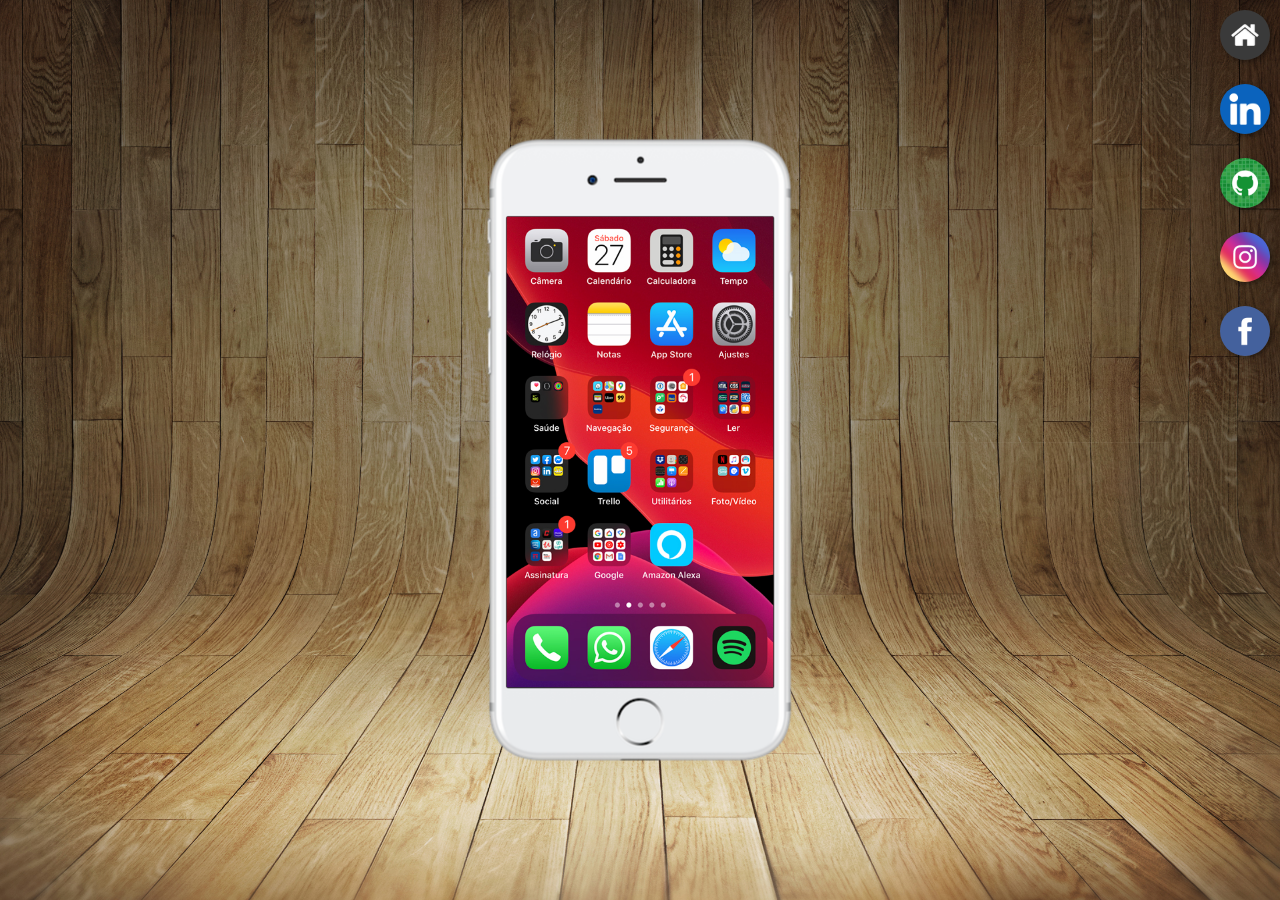
<file: index.html>
<!DOCTYPE html>
<html lang="pt-br">
<head>
  <meta charset="UTF-8">
  <meta name="viewport" content="width=device-width, initial-scale=1.0">
 <link rel="shortcut icon" href="favicon.ico" type="image/x-icon">
 <link rel="stylesheet" href="estilos/style.css">
  <title>Projeto Redes Sociais</title>
</head>
<body>
  <main>
    <section id="telefone">
      <iframe src="home.html" name="tela" id="tela" frameborder="0">Seu navegador não é compativel com isso</iframe>

    </section>
    <section id="redes-sociais">
      <a href="home.html" target="tela"><img src="imagens/logo-home.jpg" alt=""></a> <br>
      <a href="linkedin.html" target="tela"><img src="imagens/linkedin (1).png" alt=""></a> <br>
      <a href="github.html" target="tela"><img src="imagens/logo-github.jpg" alt=""></a> <br>
      <a href="instagram.html" target="tela"><img src="imagens/logo-instagram.jpg" alt=""></a> <br>
      <a href="facebook.html" target="tela"> <img src="imagens/logo-facebook.jpg" alt=""></a> <br>

    </section>
  </main>
</body>
</html>
</file>
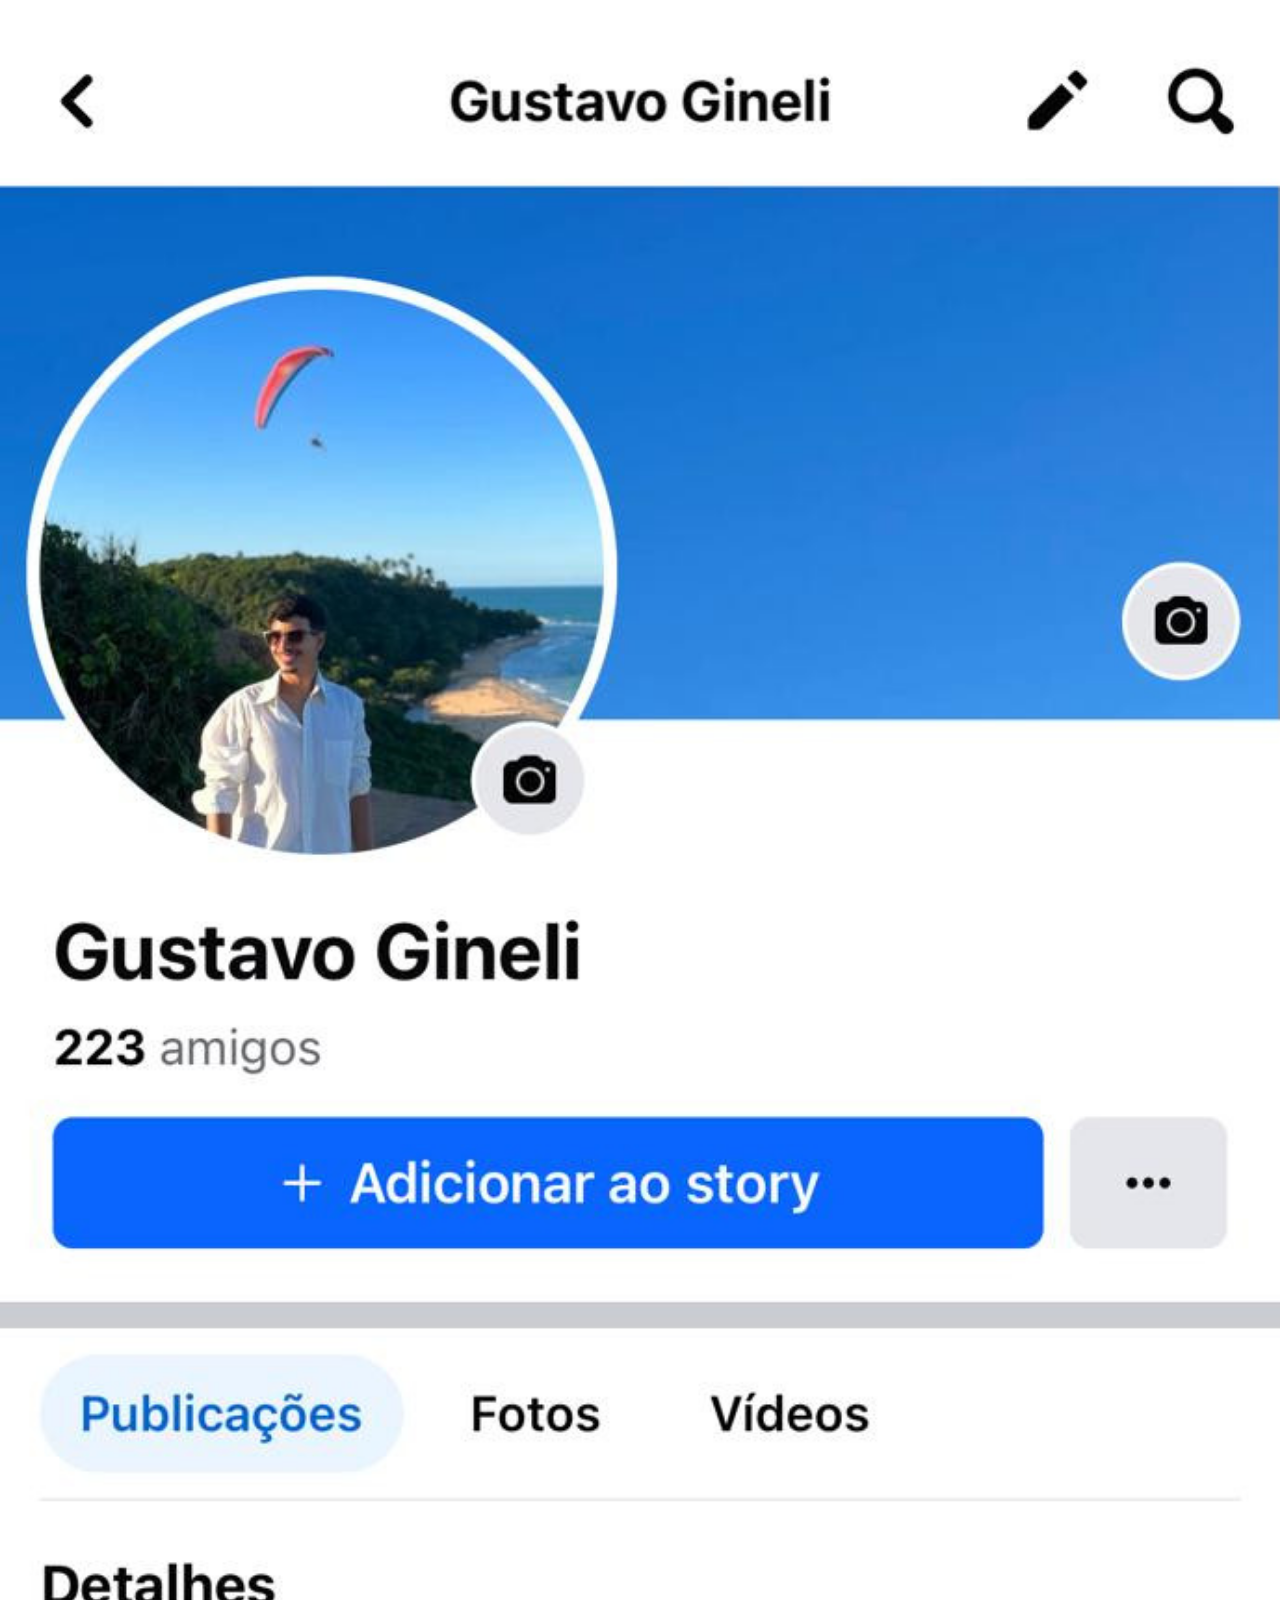
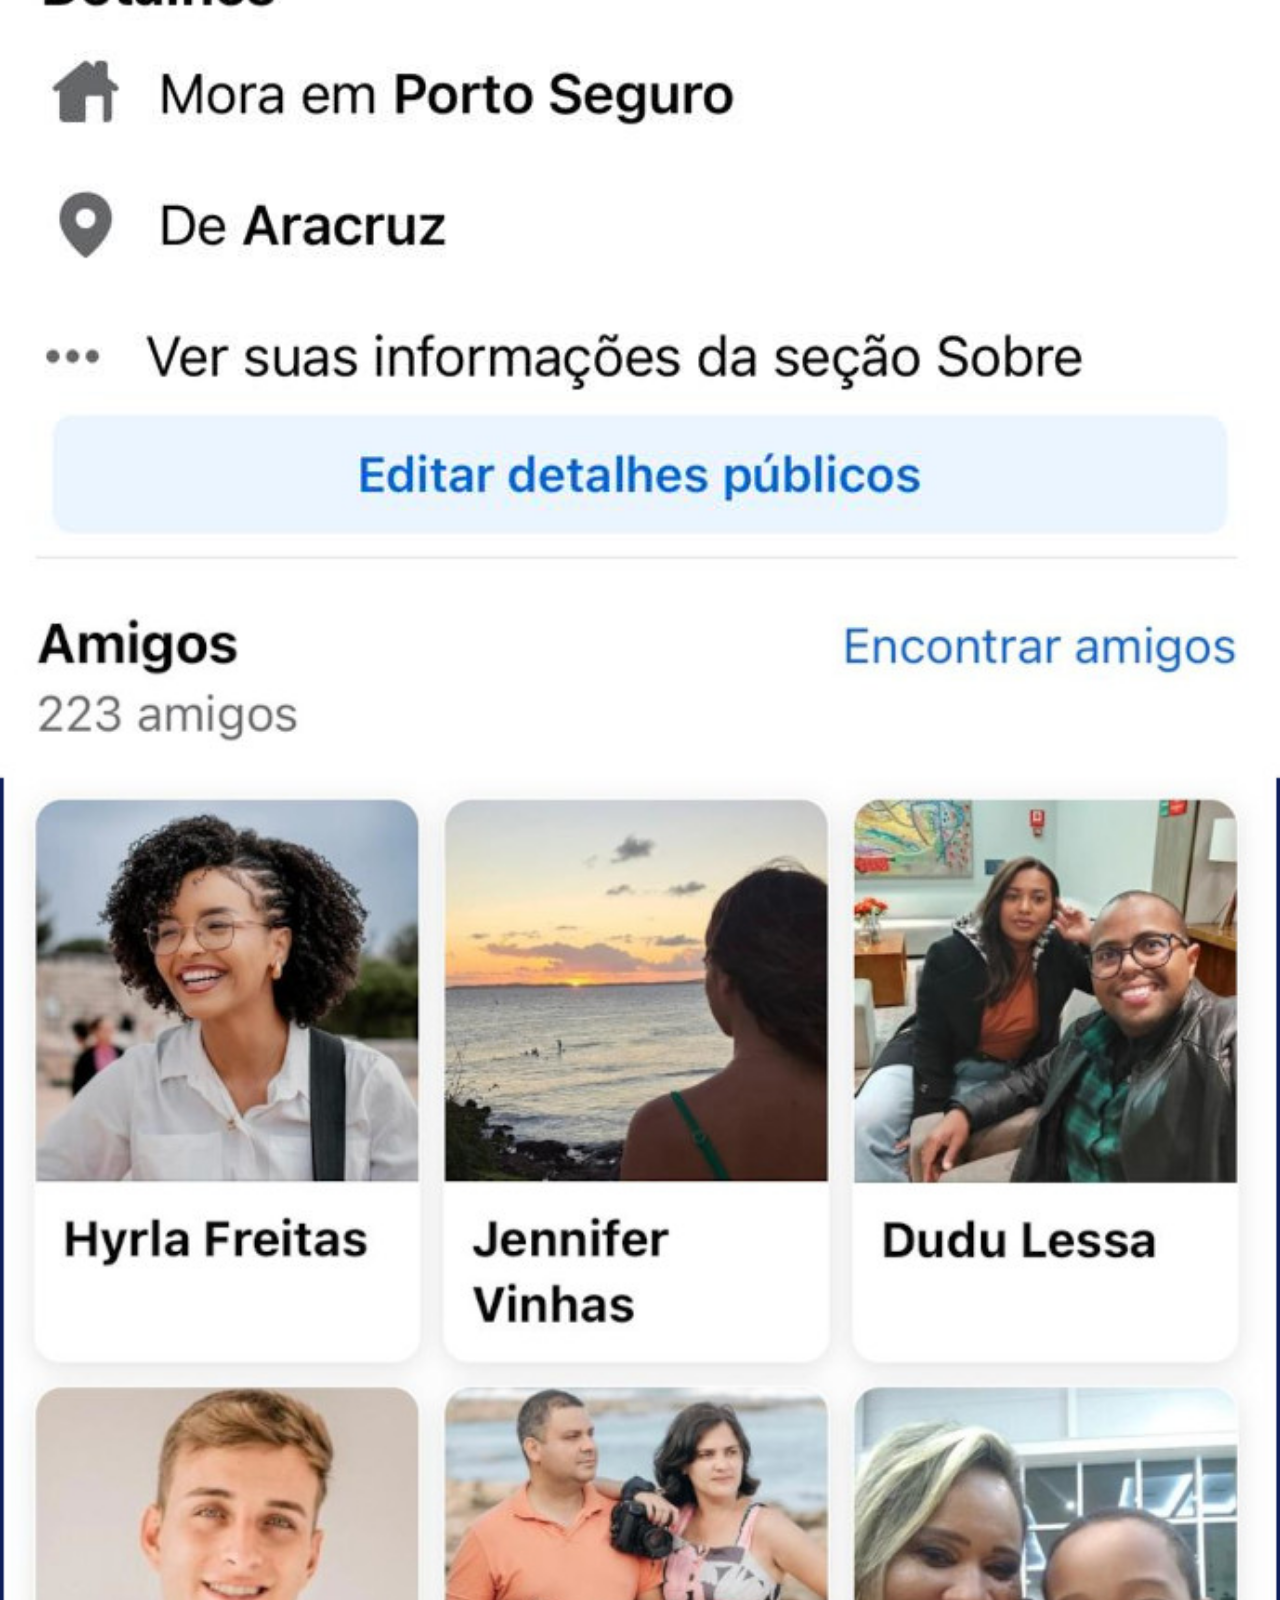
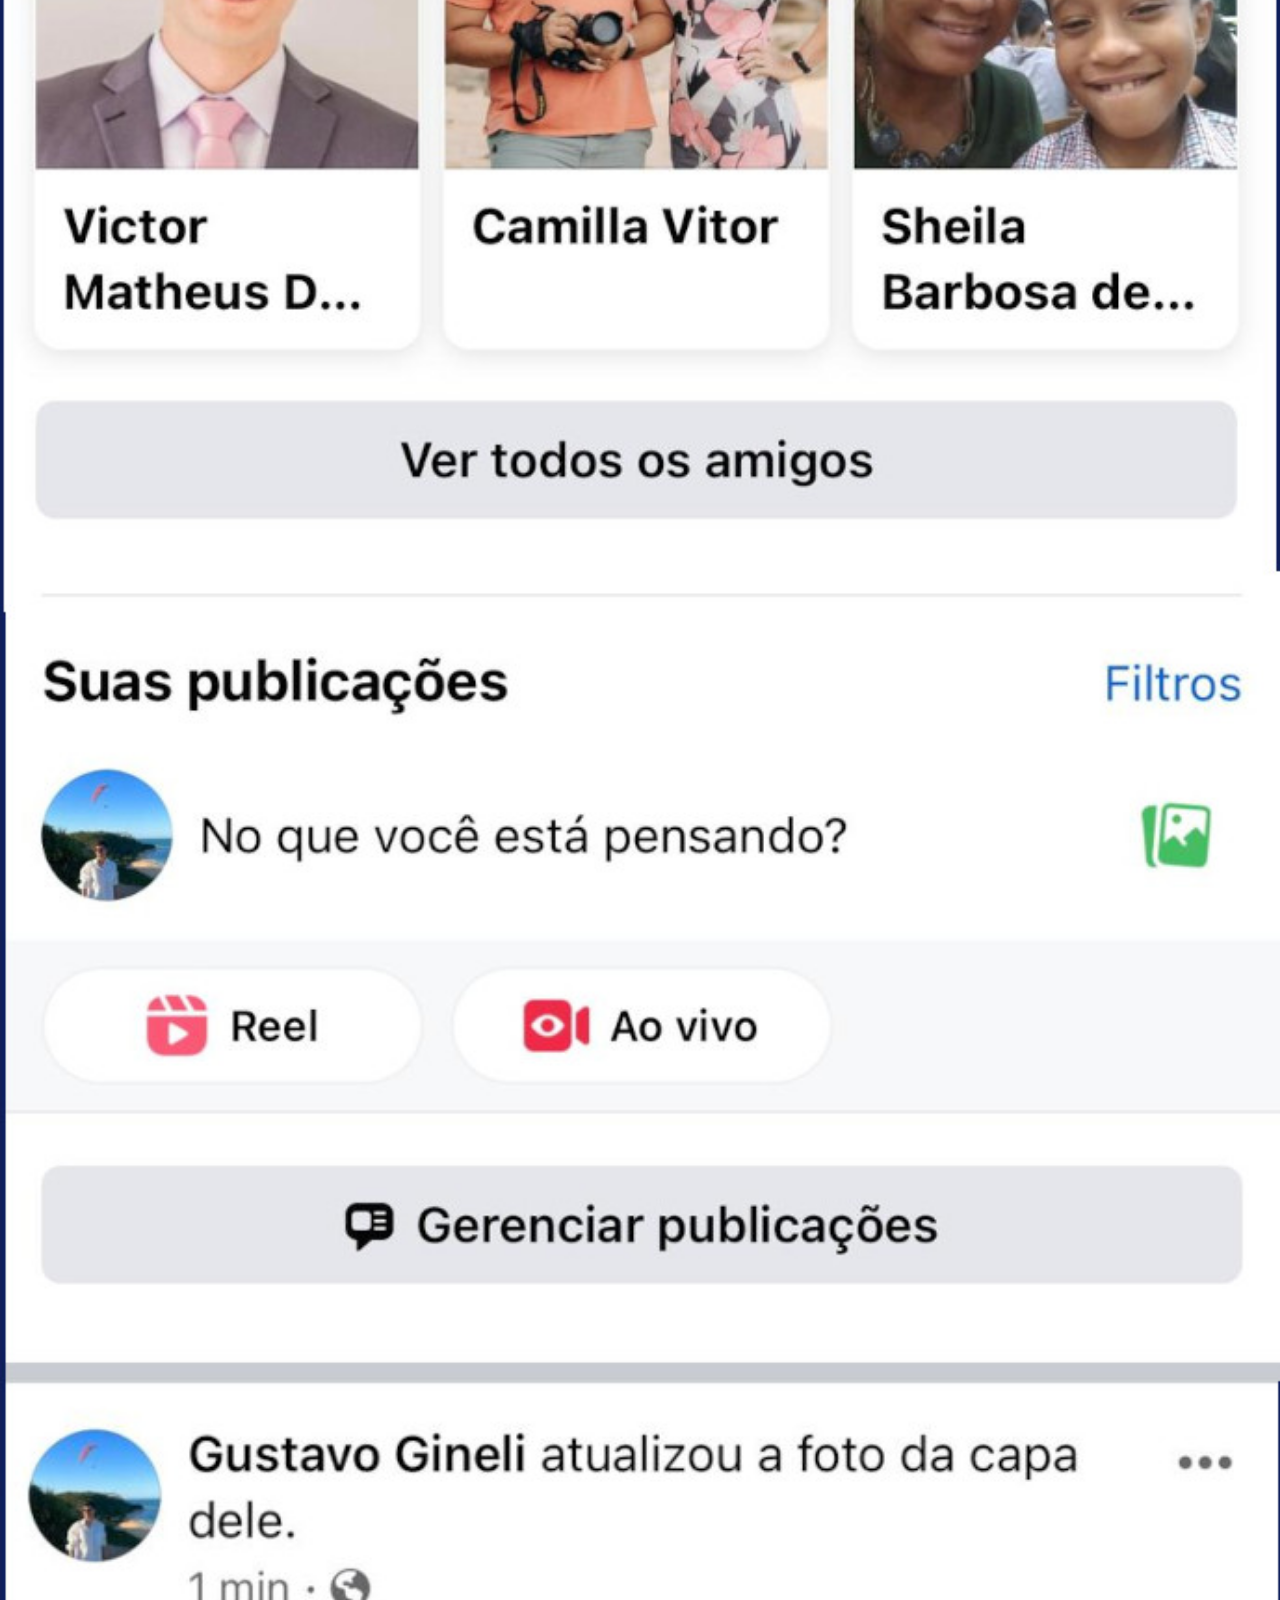
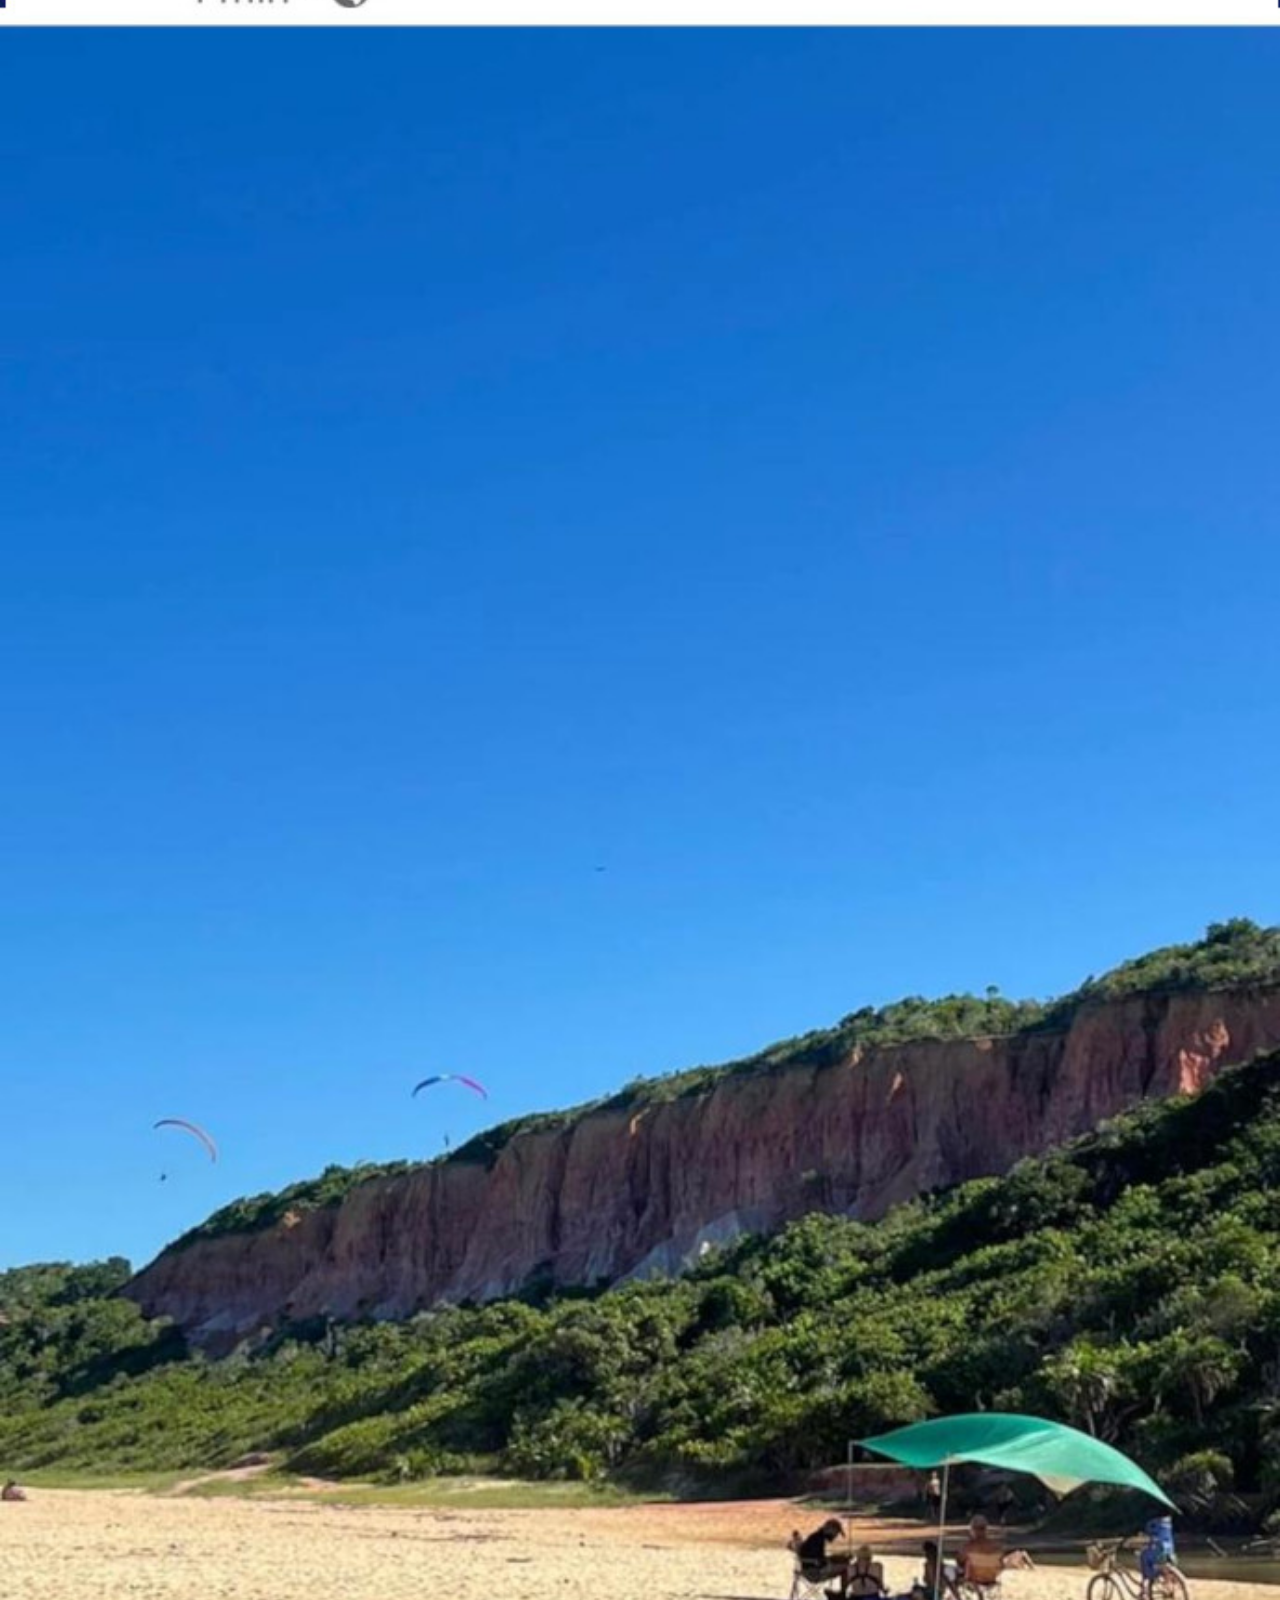
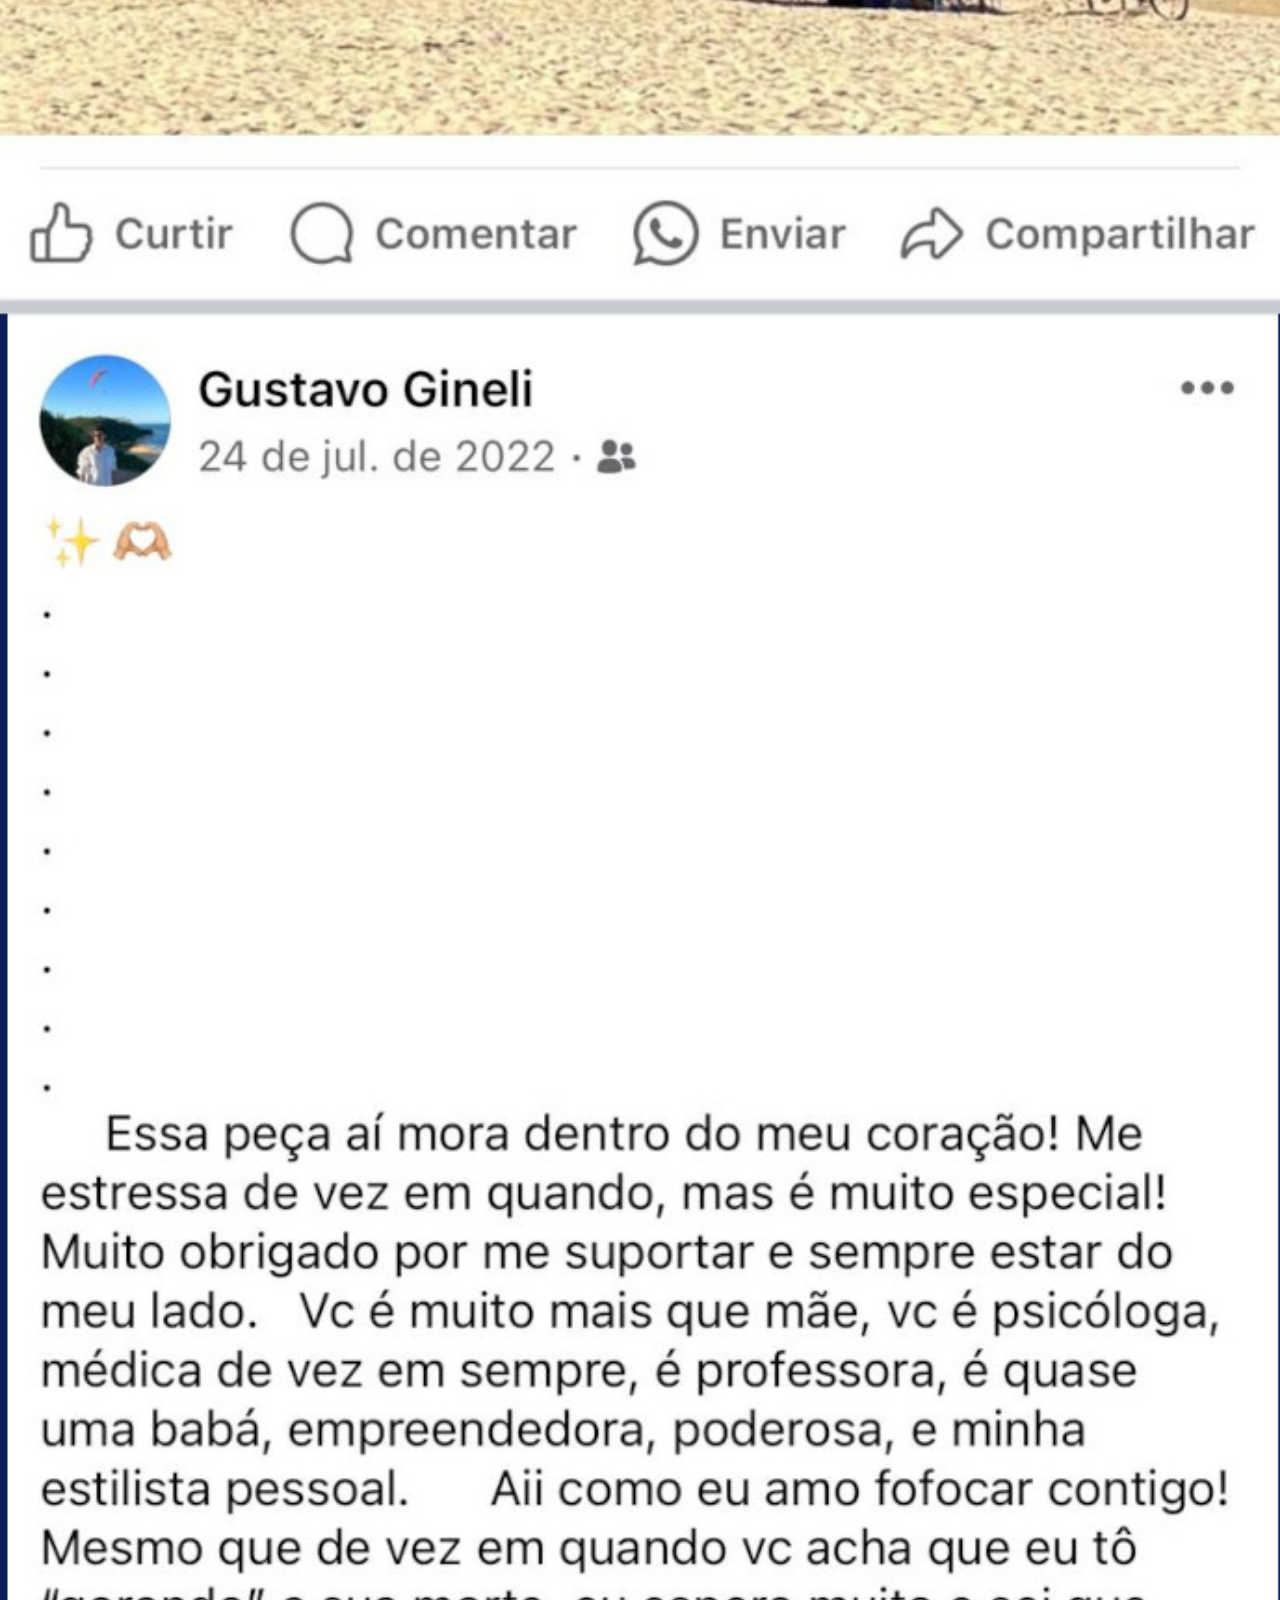
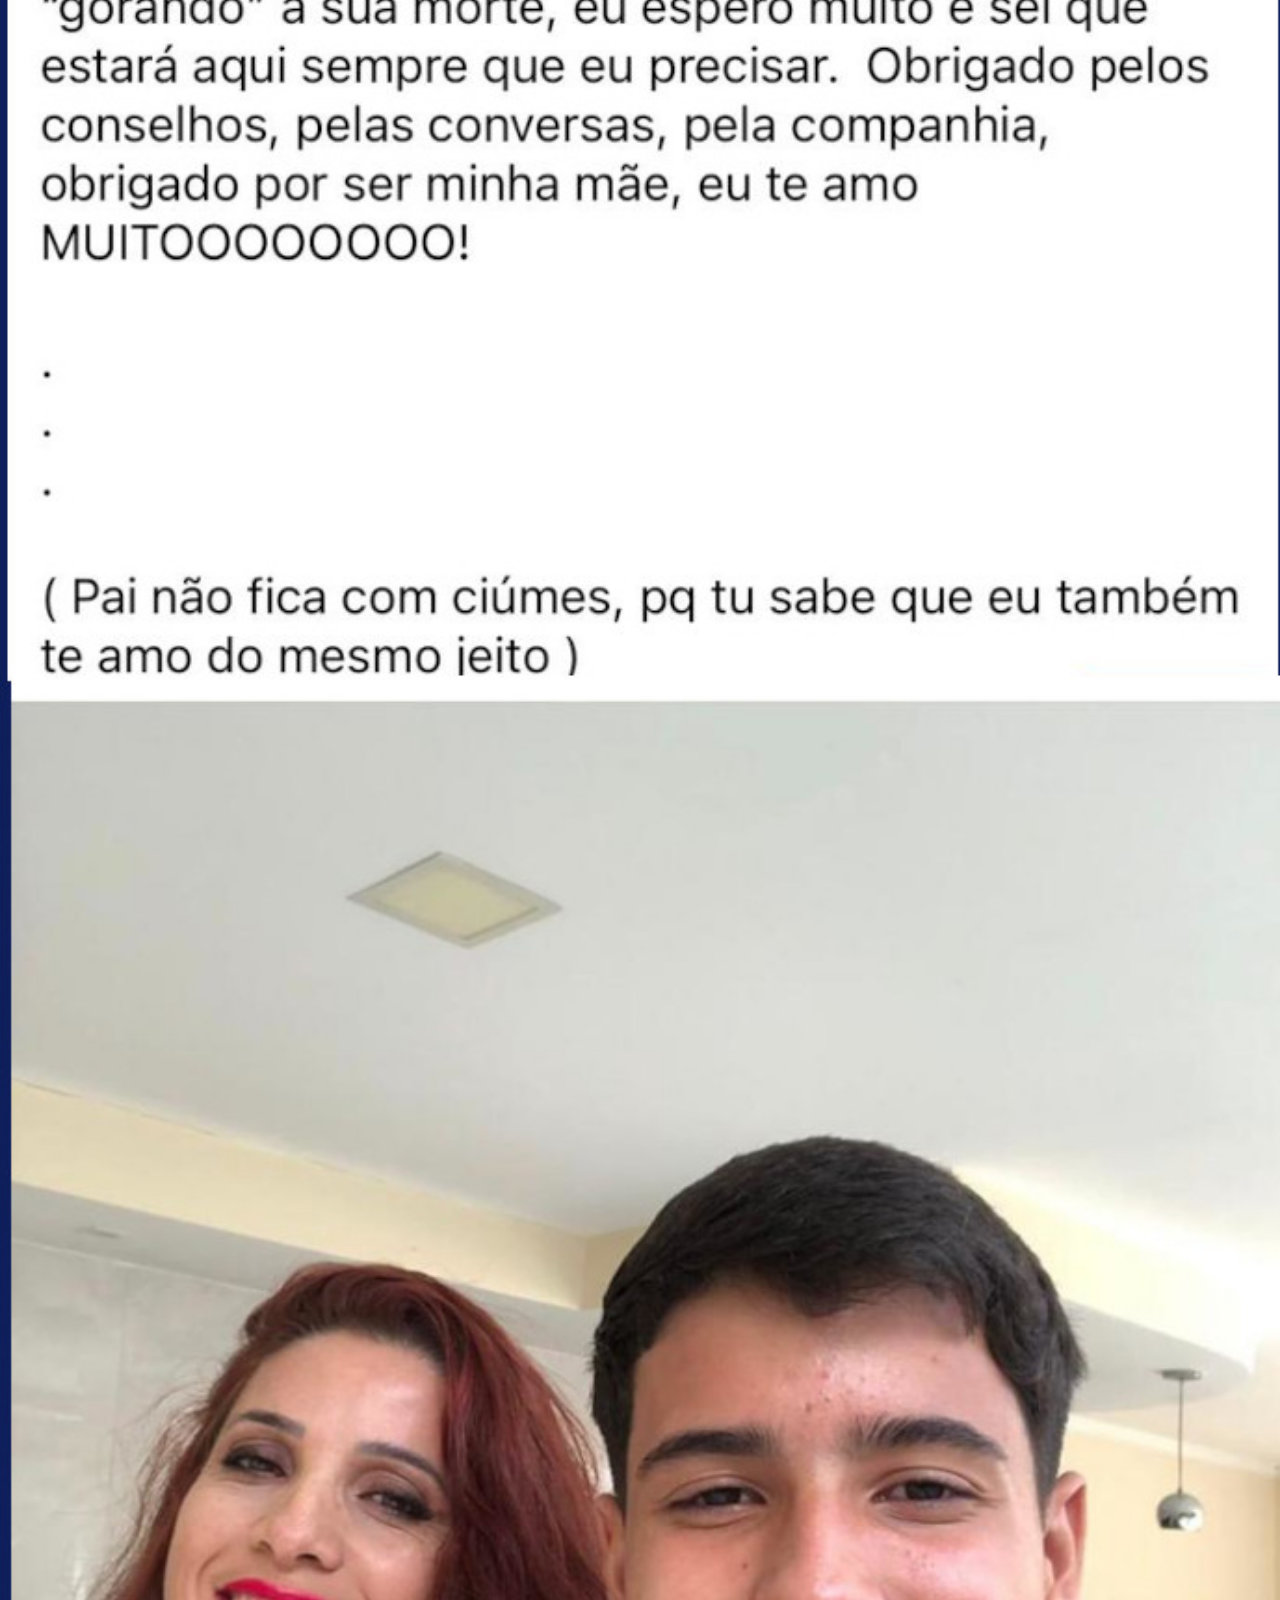
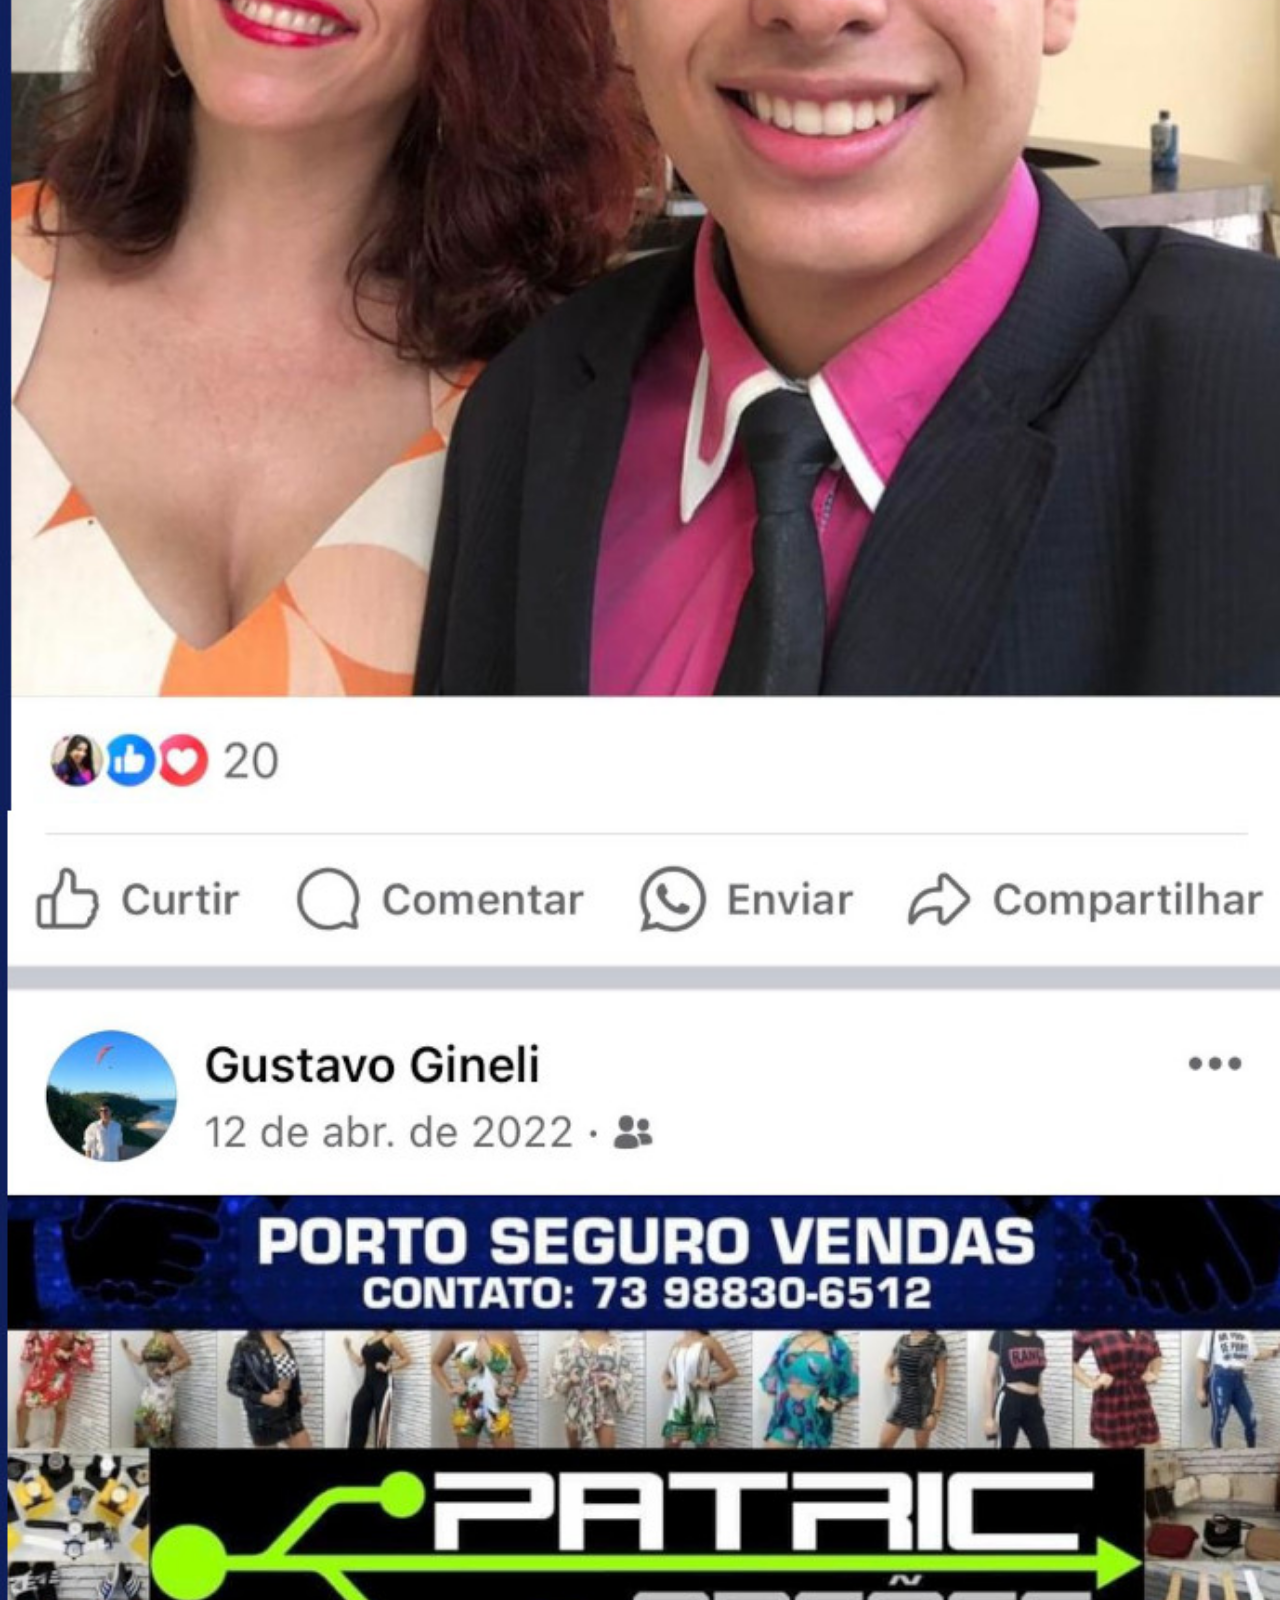
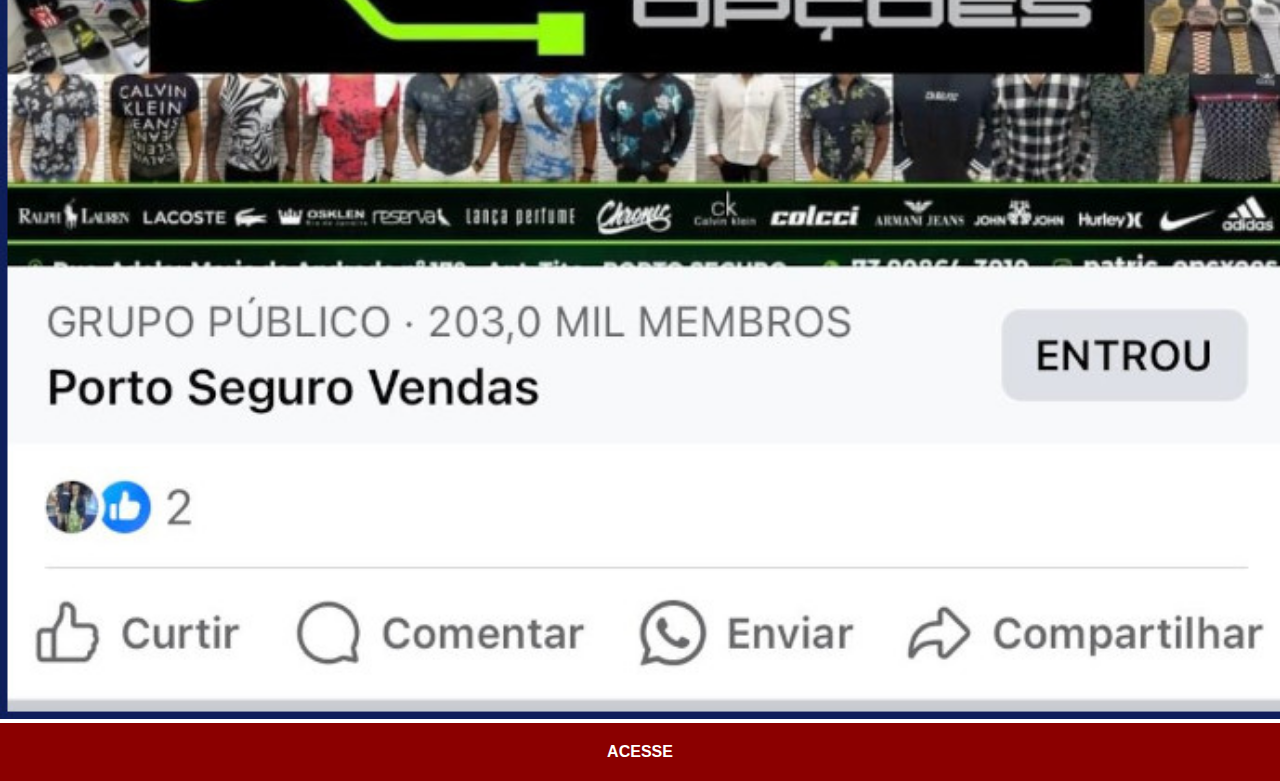
<file: facebook.html>
<!DOCTYPE html>
<html lang="pt-br">
<head>
  <meta charset="UTF-8">
  <meta name="viewport" content="width=device-width, initial-scale=1.0">
  <title>Facebook</title>
  <link rel="stylesheet" href="estilos/social.css">
</head>
<body>
  <img src="imagens/facebook1.jpg" alt="Facebook">
  <a href="https://www.facebook.com/gustavo.gineli.3/" target="_blank">ACESSE</a>
</body>
</html>
</file>
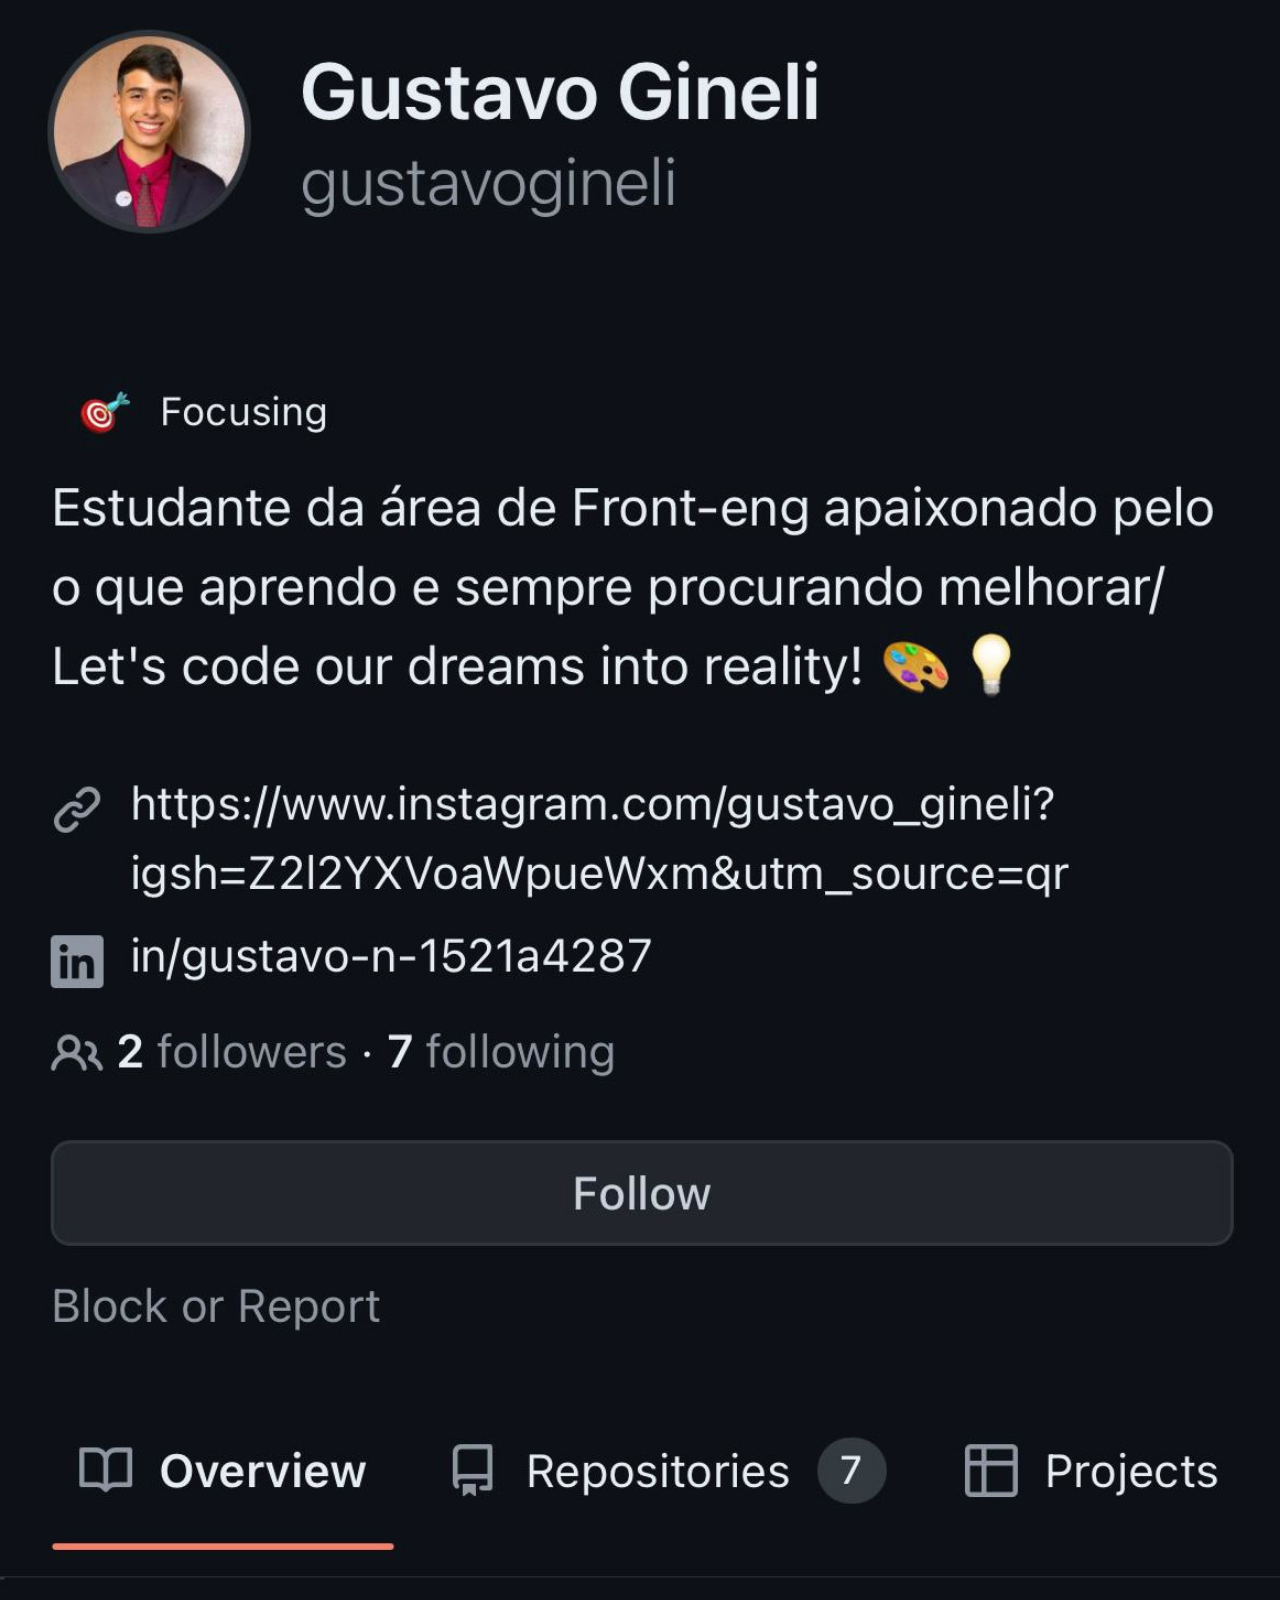
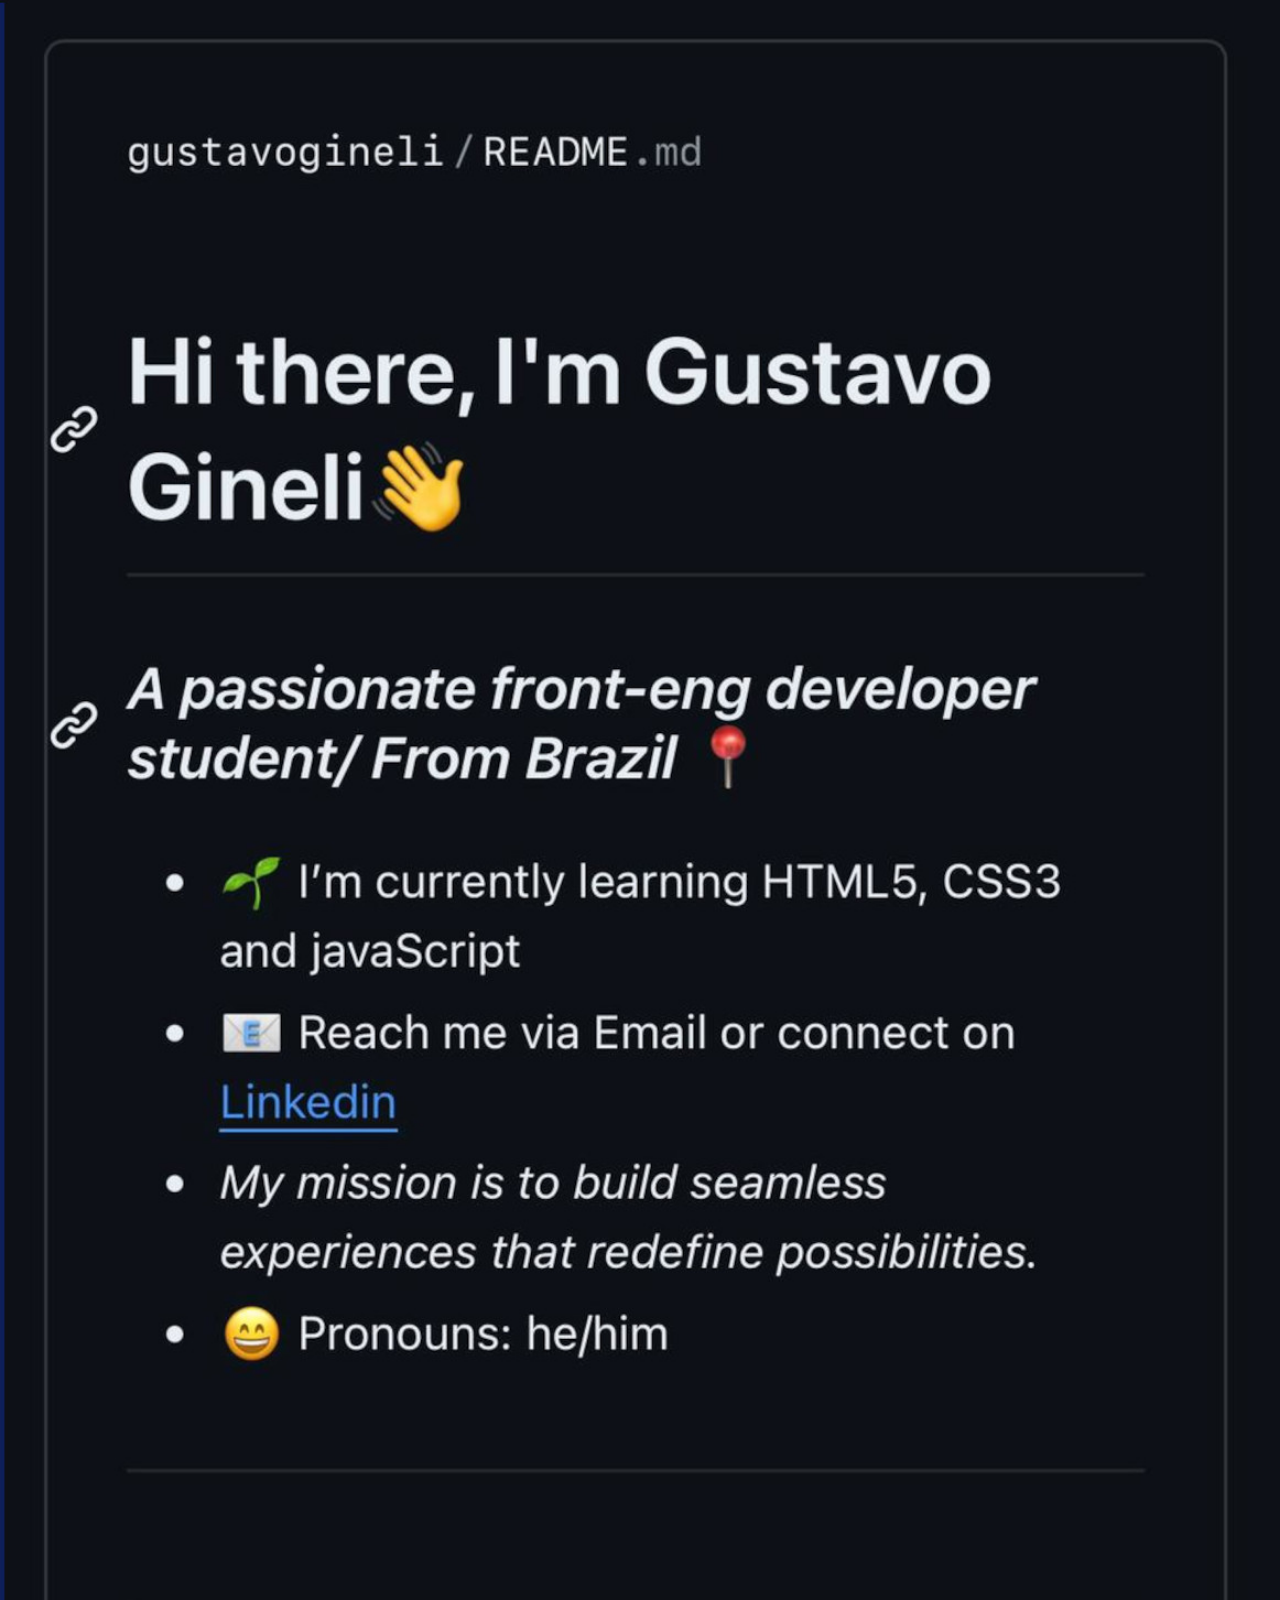
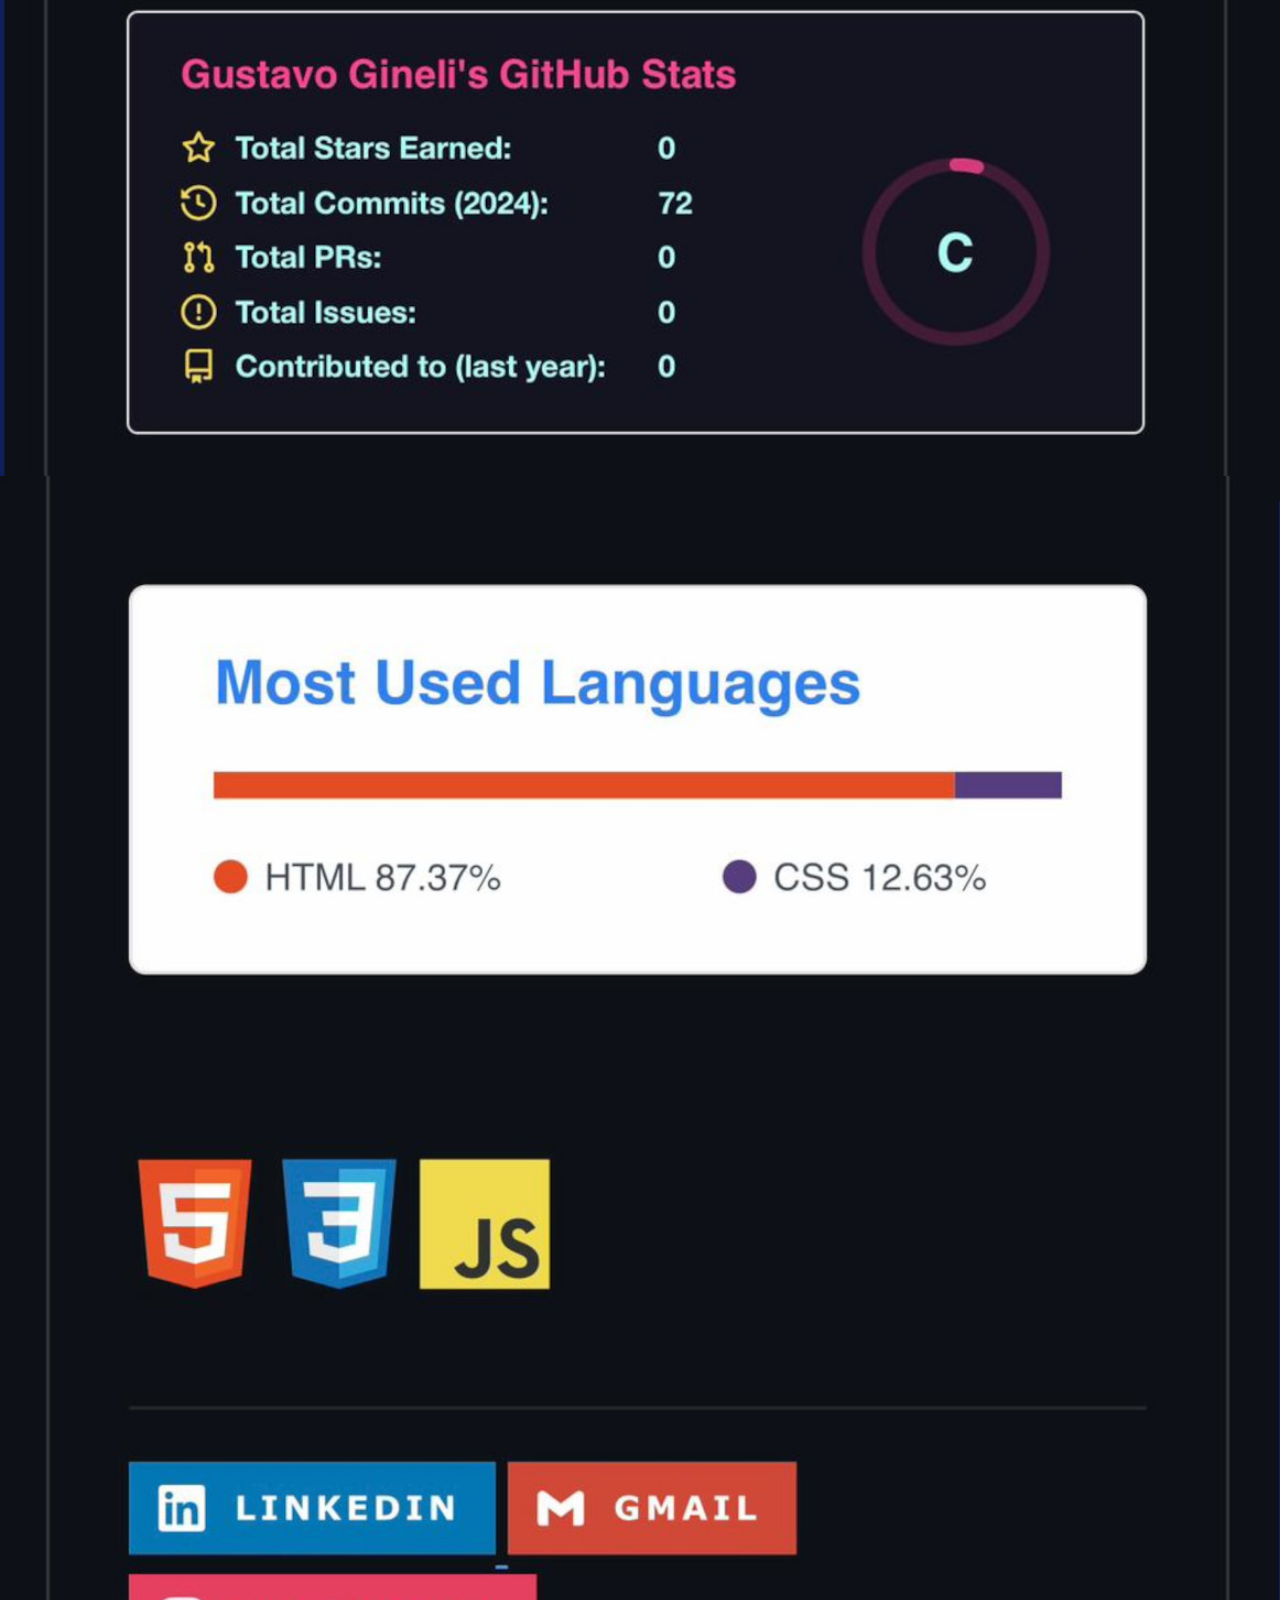
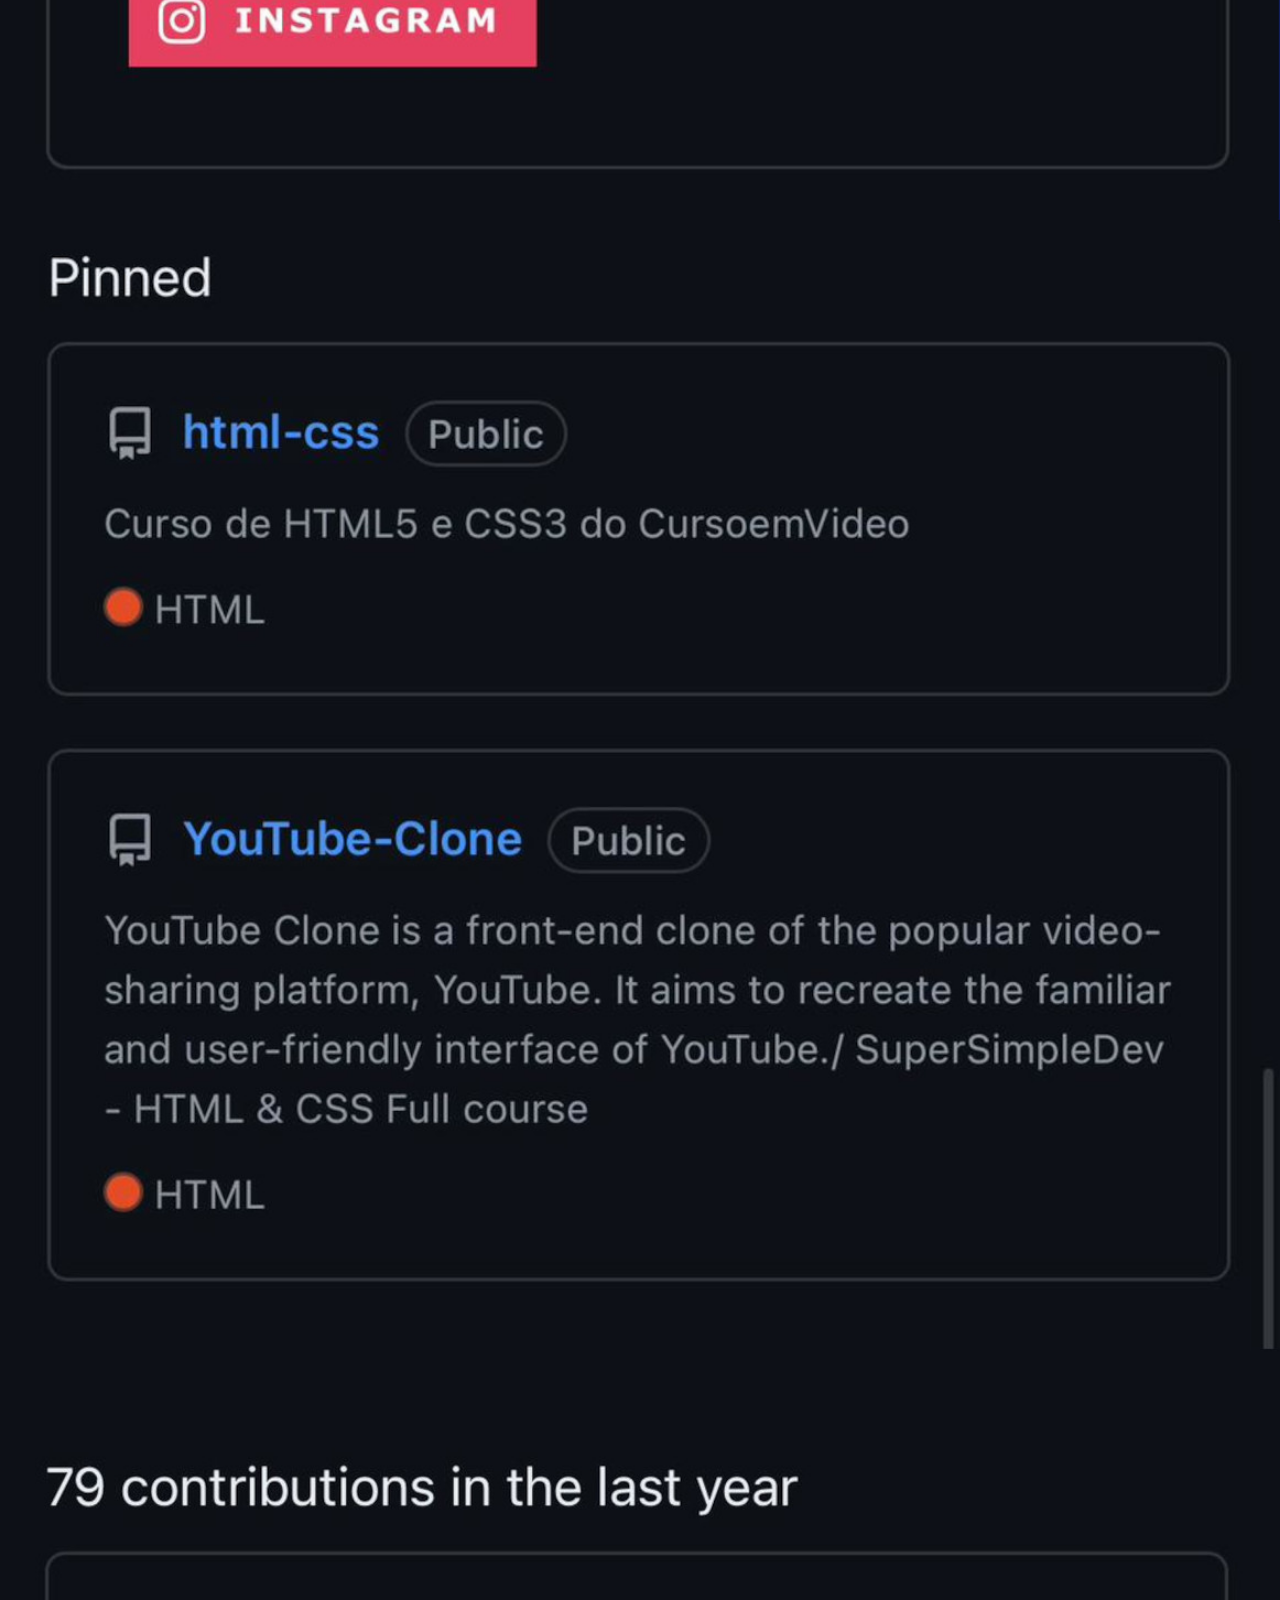
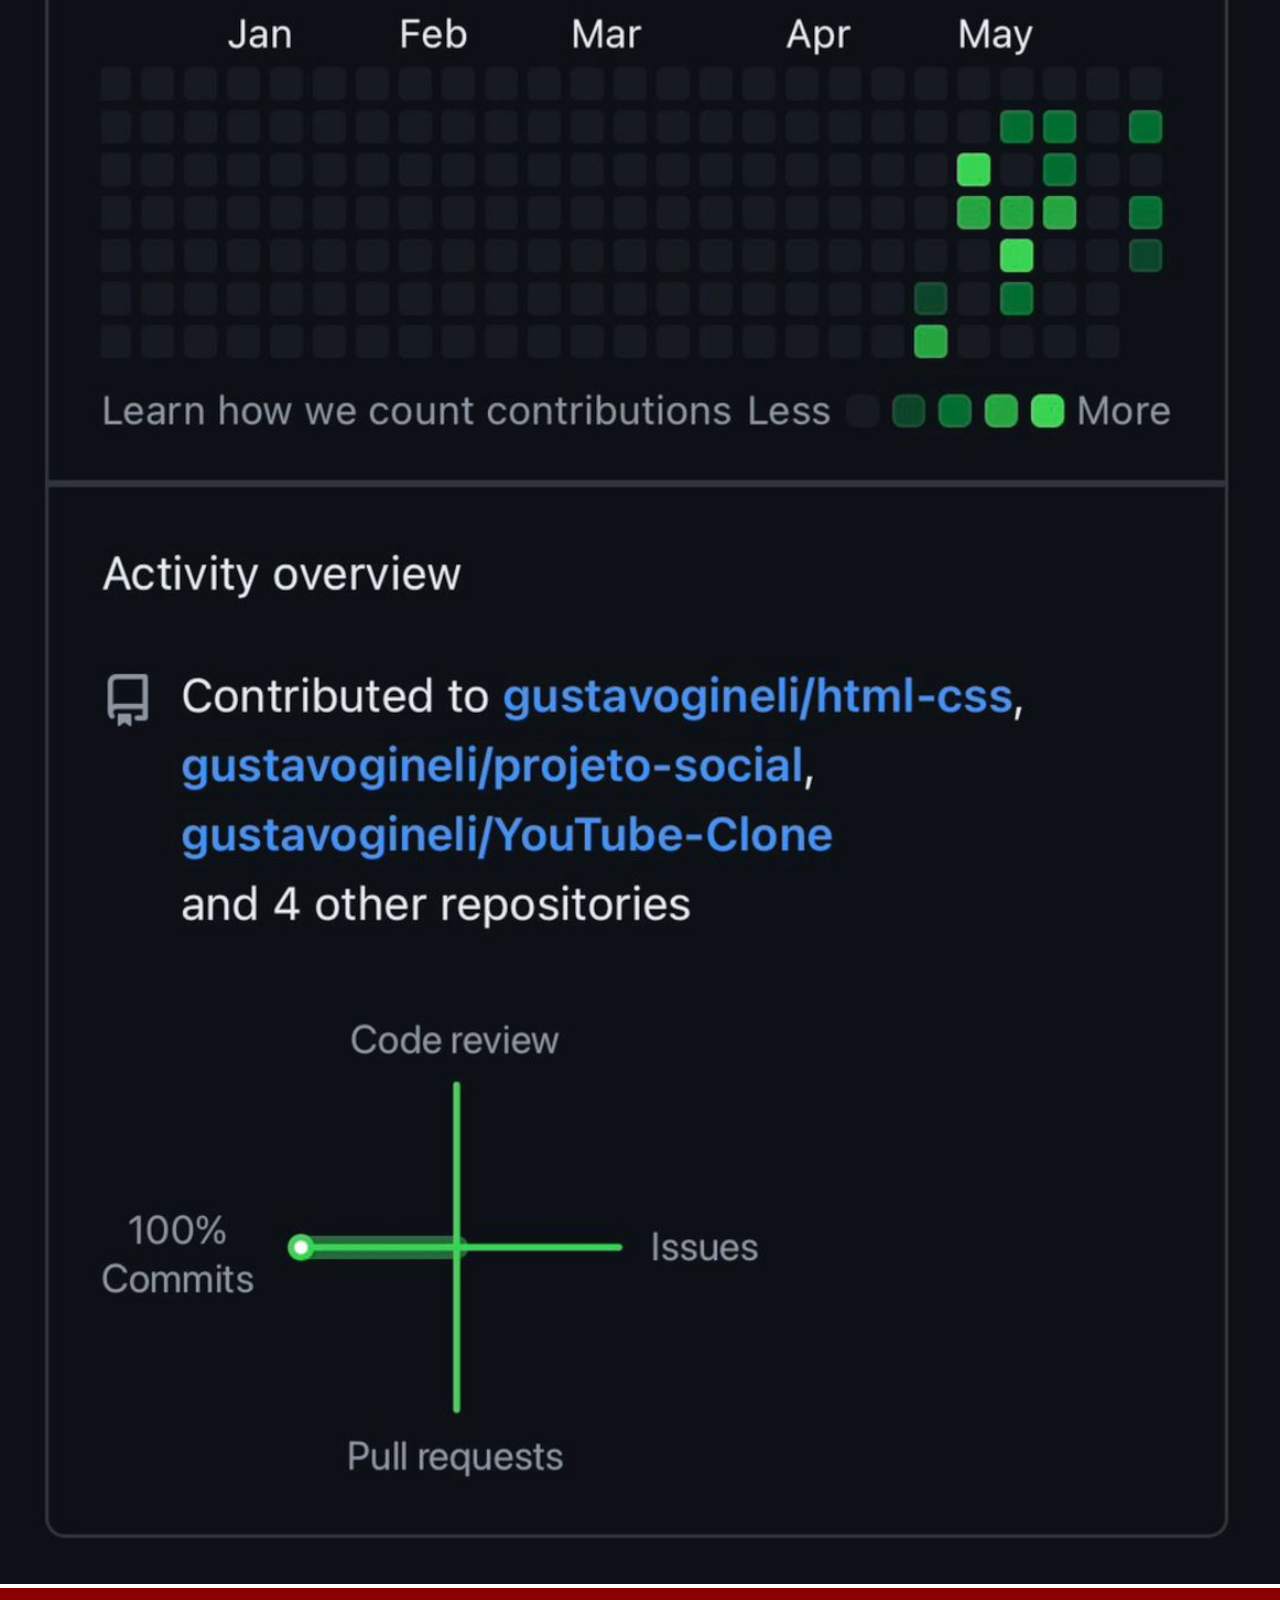
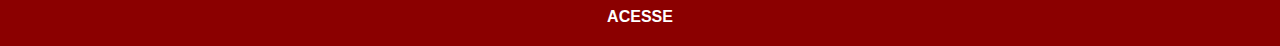
<file: github.html>
<!DOCTYPE html>
<html lang="pt-br">
<head>
  <meta charset="UTF-8">
  <meta name="viewport" content="width=device-width, initial-scale=1.0">
  <title>Github</title>
<link rel="stylesheet" href="estilos/social.css">
</head>
<body>
  <img src="imagens/github1.jpg" alt="">
  <a href="https://github.com/gustavogineli" target="_blank">ACESSE</a>
</body>
</html>
</file>
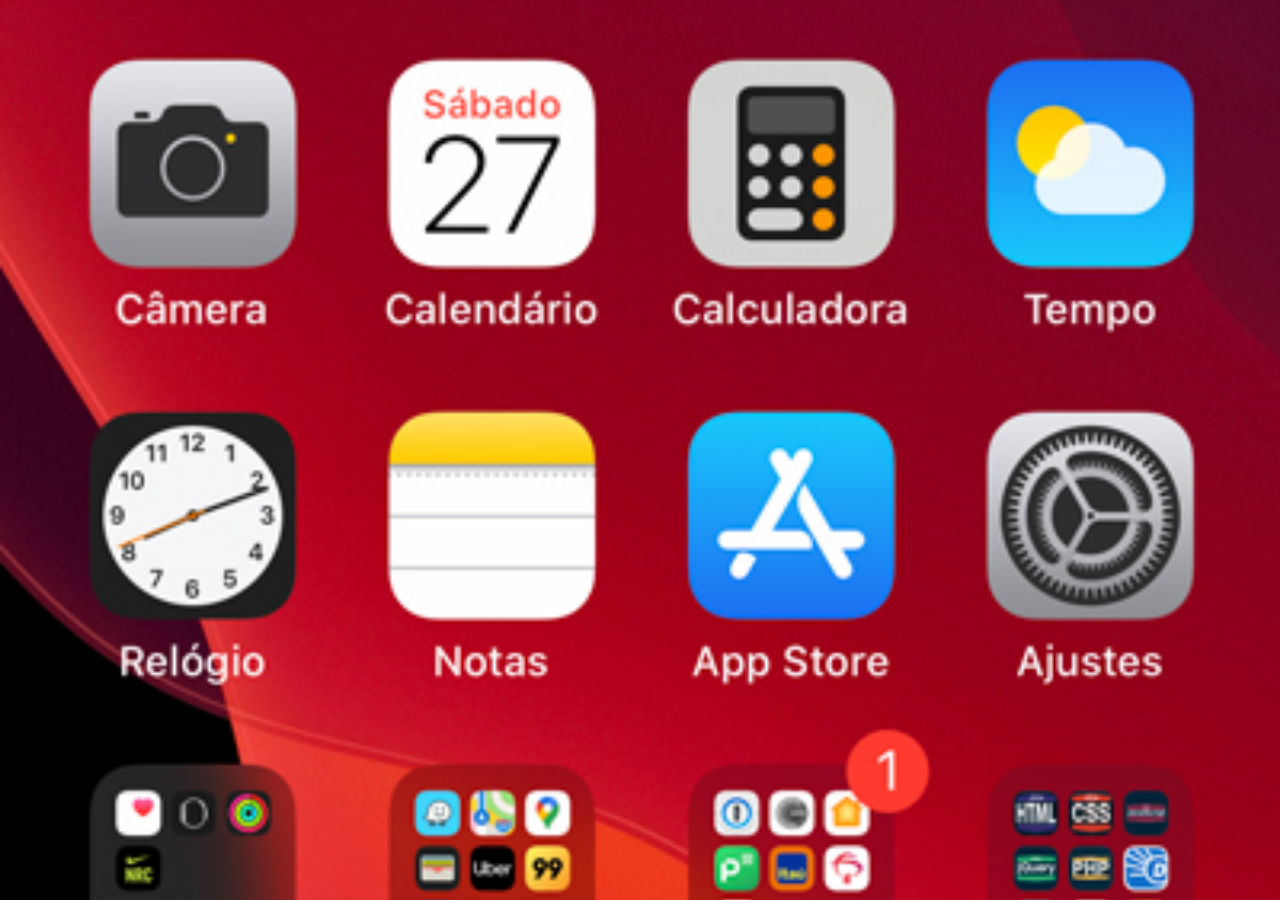
<file: home.html>
<!DOCTYPE html>
<html lang="pt-br">
<head>
  <meta charset="UTF-8">
  <meta name="viewport" content="width=device-width, initial-scale=1.0">
  <title>Home</title>
  <style>
    * {
      margin: 0px;
      padding: 0px;
    }

    body {
      width: 100vw;
      height: 100vh;
      background: black url('./imagens/tela-home.jpg')  no-repeat top center;
      background-size: cover;
    }
  </style>
</head>
<body>
  
</body>
</html>
</file>
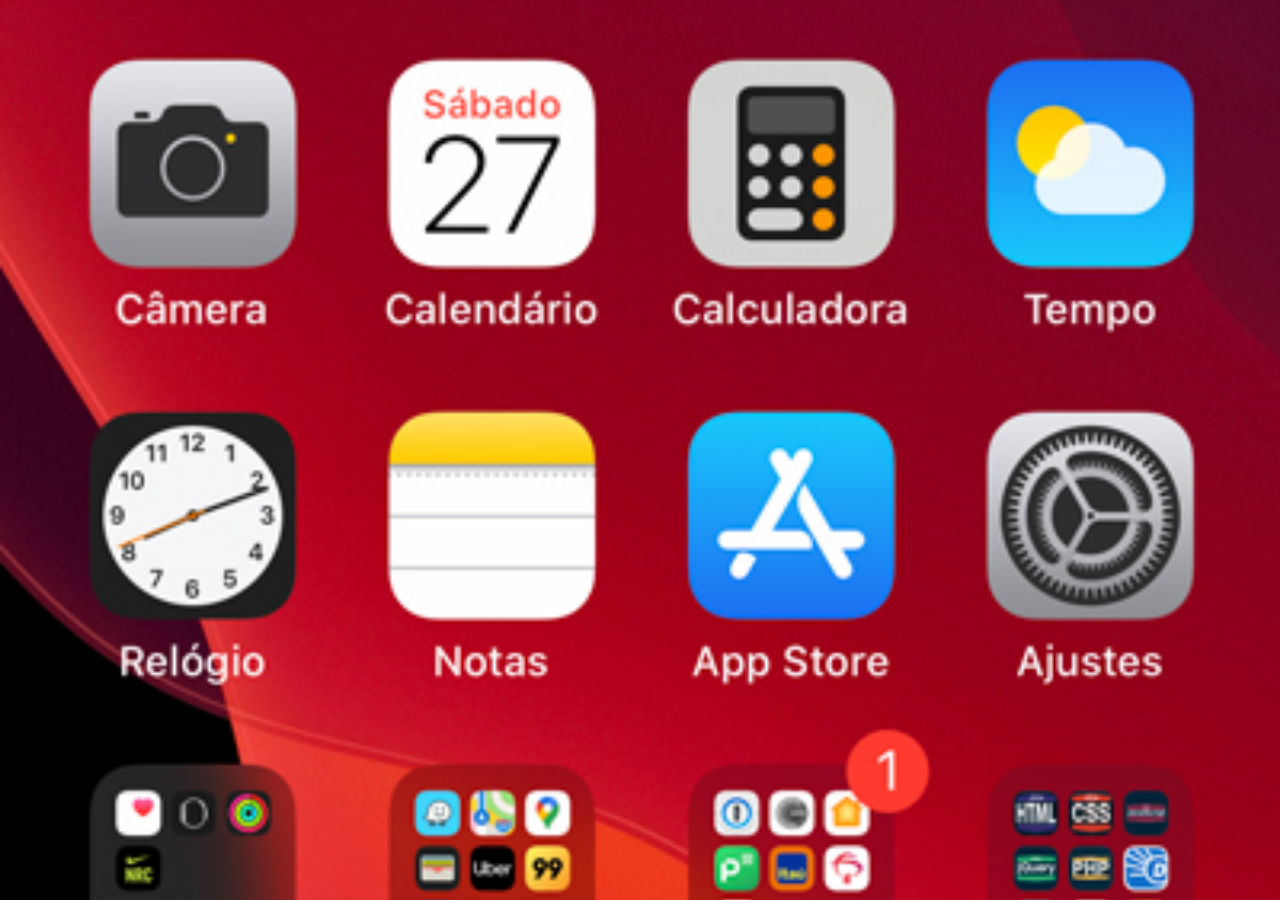
<file: home2.html>
<!DOCTYPE html>
<html lang="pt-br">
<head>
  <meta charset="UTF-8">
  <meta name="viewport" content="width=device-width, initial-scale=1.0">
  <title>Home</title>
  <style>
  * {
    margin: 0px;
    padding: 0px;
  }

  body {
    width: 100vw;
    height: 100vh;
    background: url('./imagens/tela-home.jpg') no-repeat top center;
    background-size: cover;
    
  }


  </style>
</head>
<body>
  
</body>
</html>
</file>
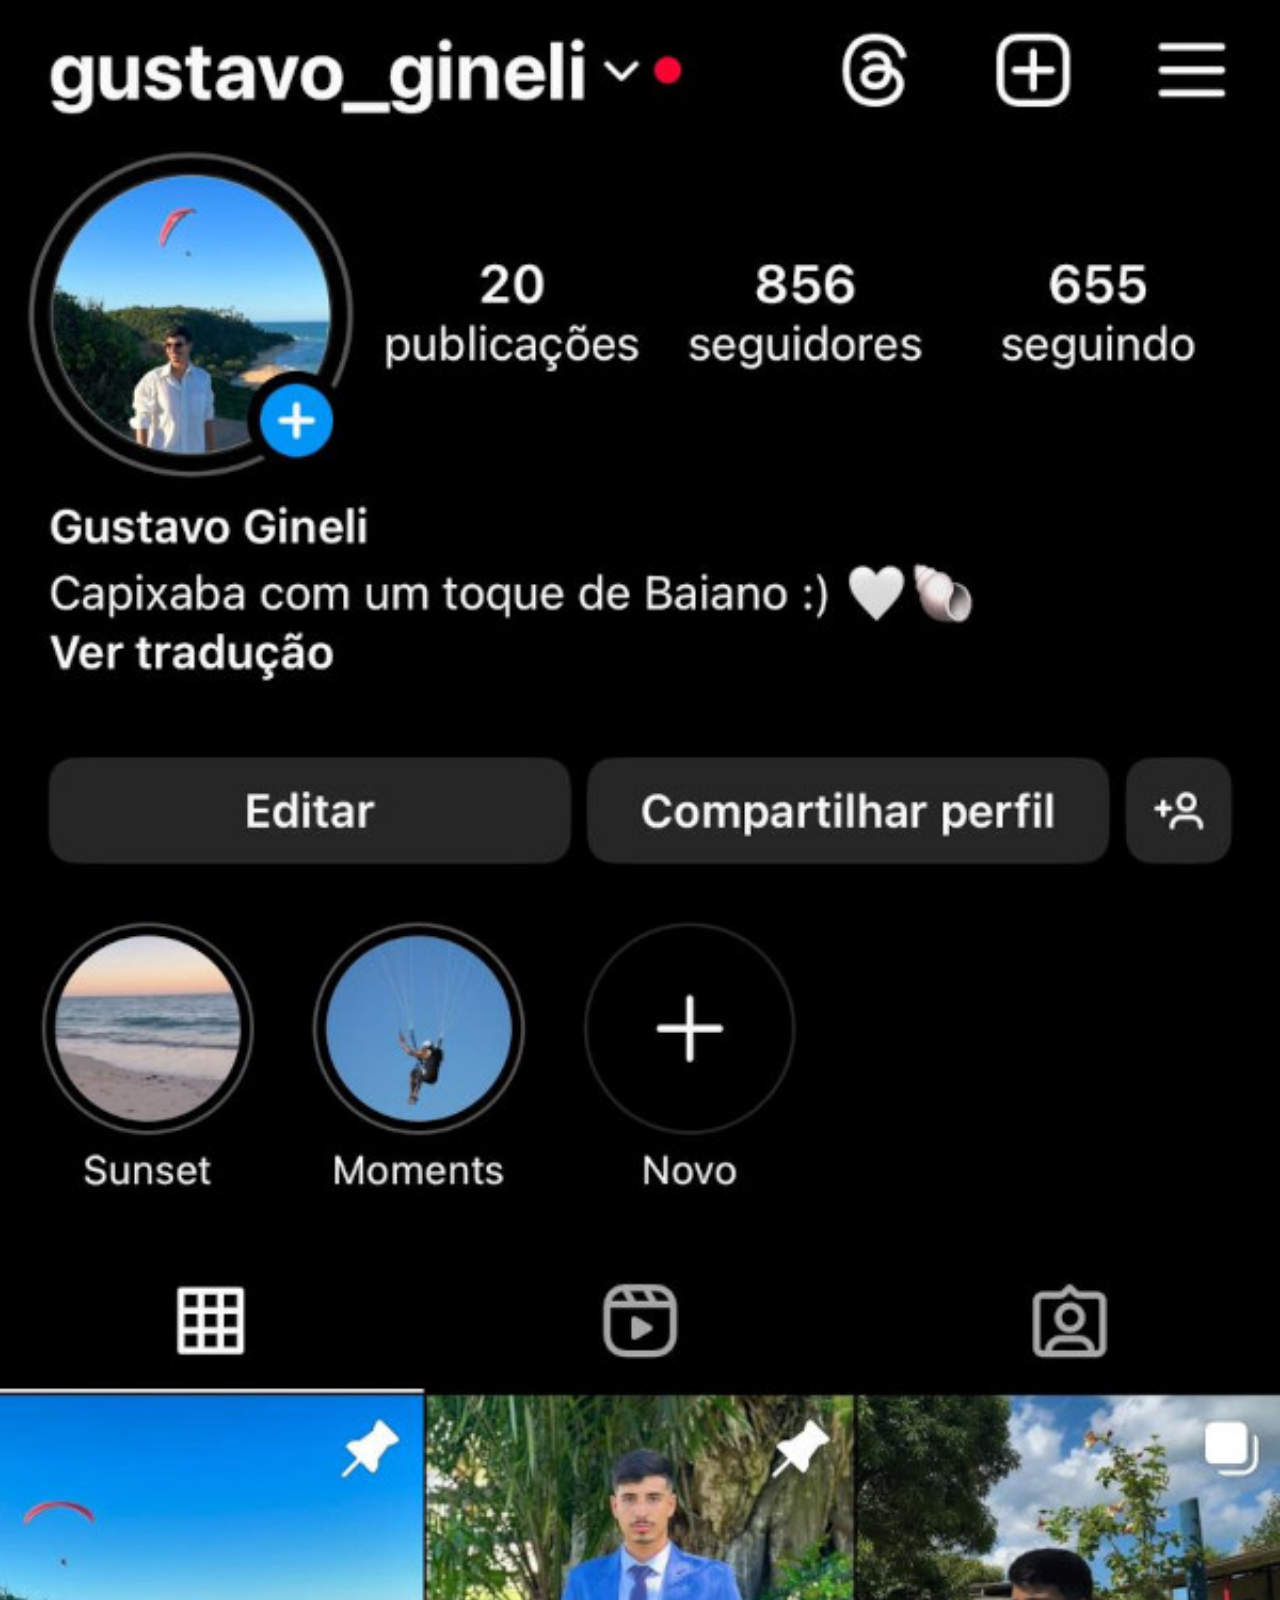
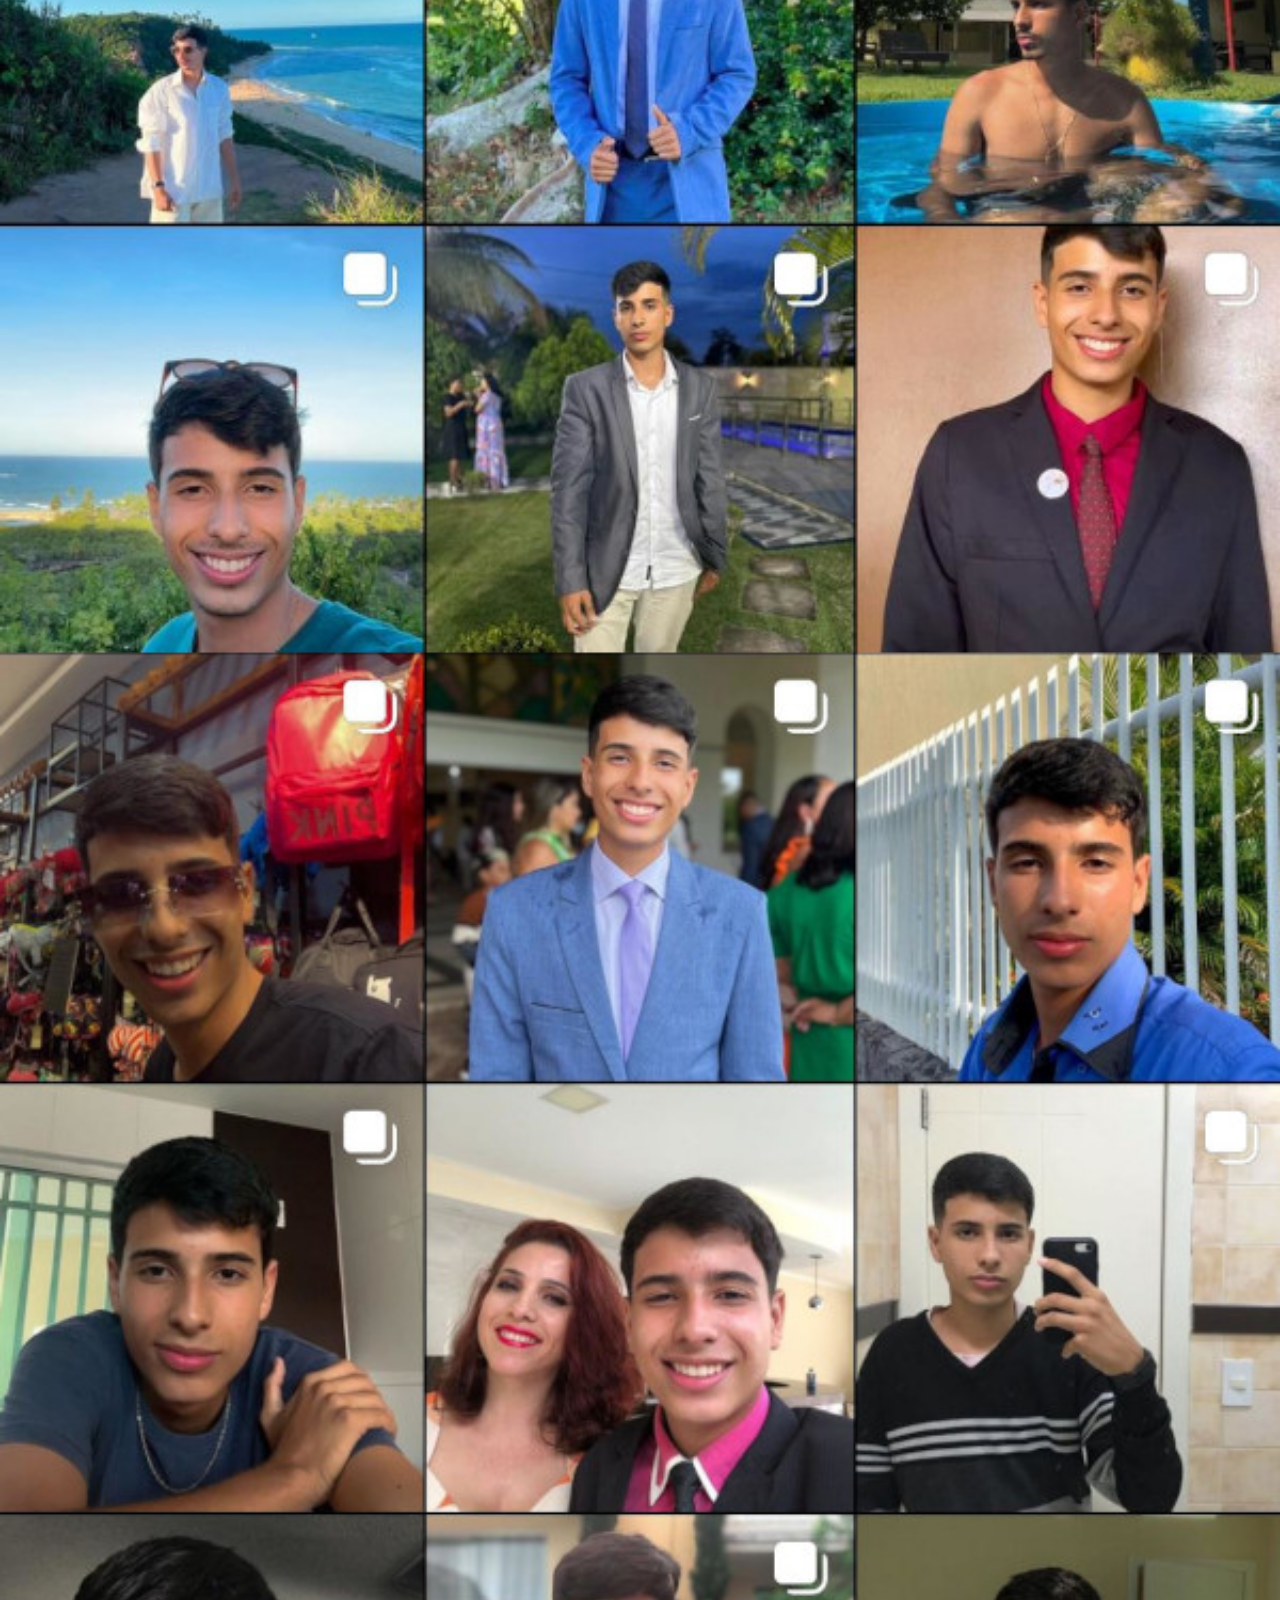
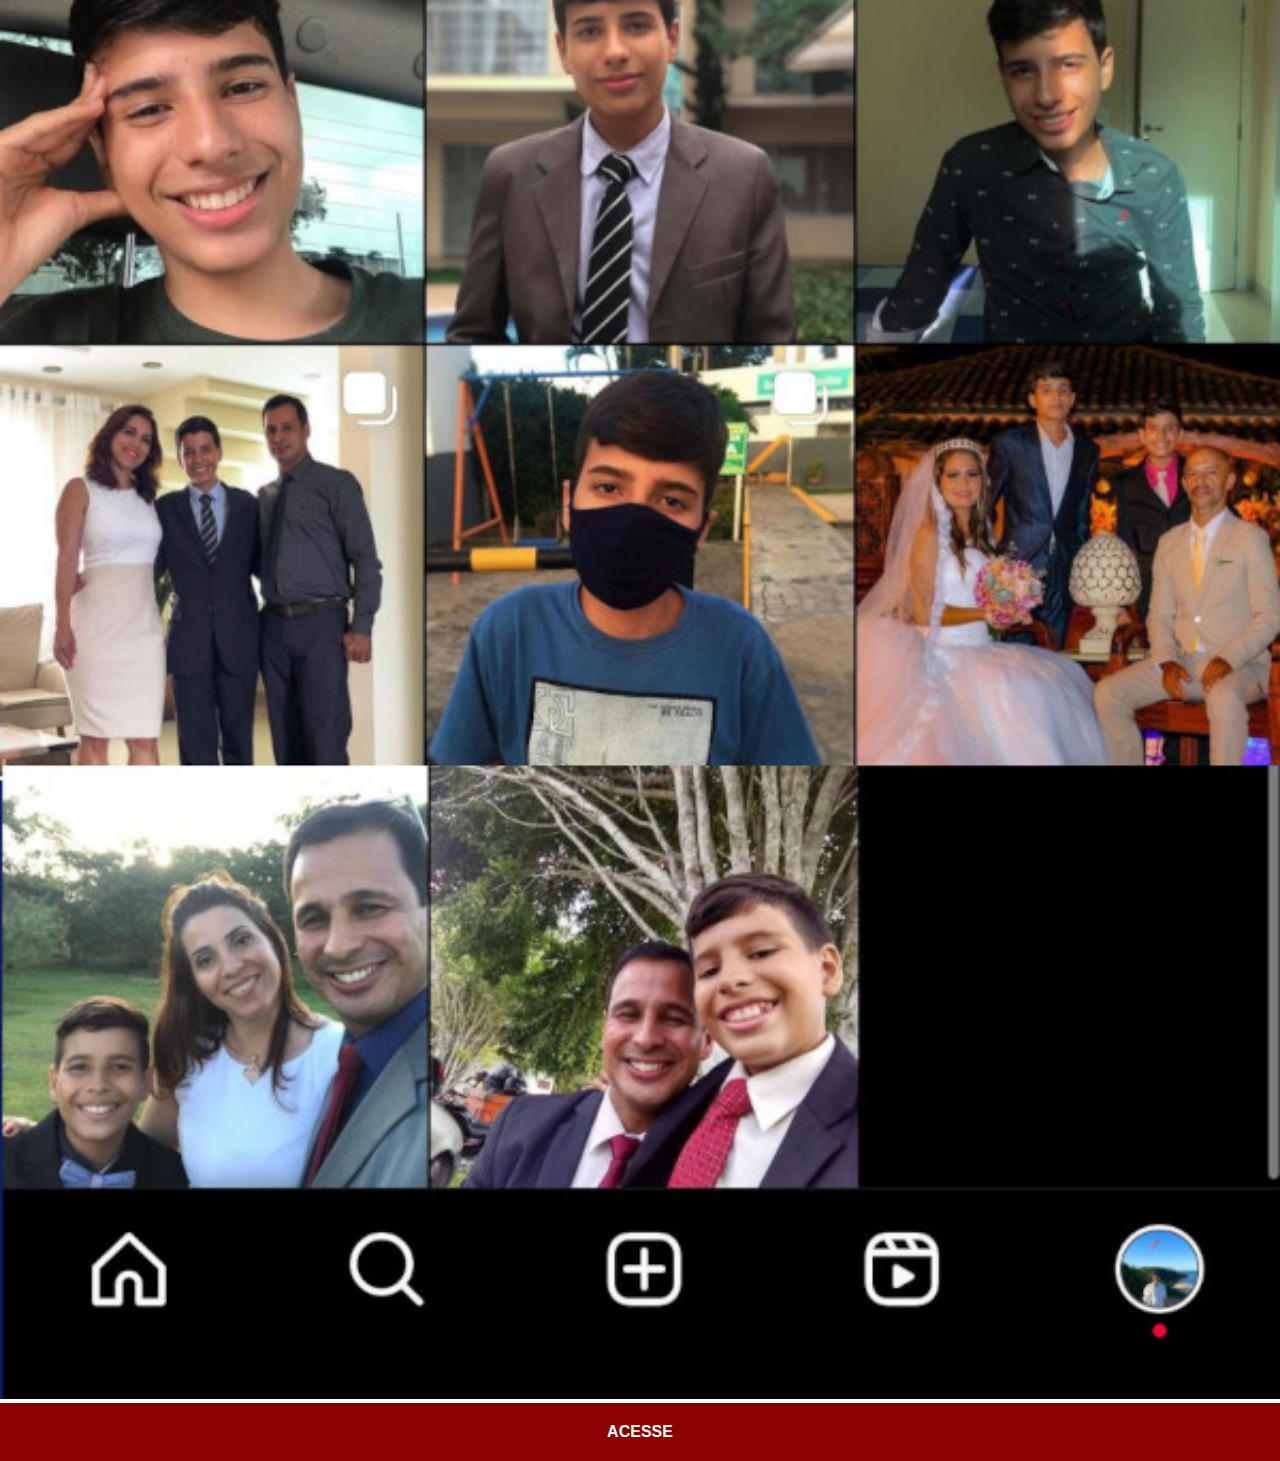
<file: instagram.html>
<!DOCTYPE html>
<html lang="pt-br">
<head>
  <meta charset="UTF-8">
  <meta name="viewport" content="width=device-width, initial-scale=1.0">
  <title>Instagram</title>
  <link rel="stylesheet" href="estilos/social.css">
</head>
<body>
  <img src="imagens/instagram1.jpg" alt="Instagram">
  <a href="https://www.instagram.com/gustavo_gineli/" target="_blank">ACESSE</a>
</body>
</html>
</file>
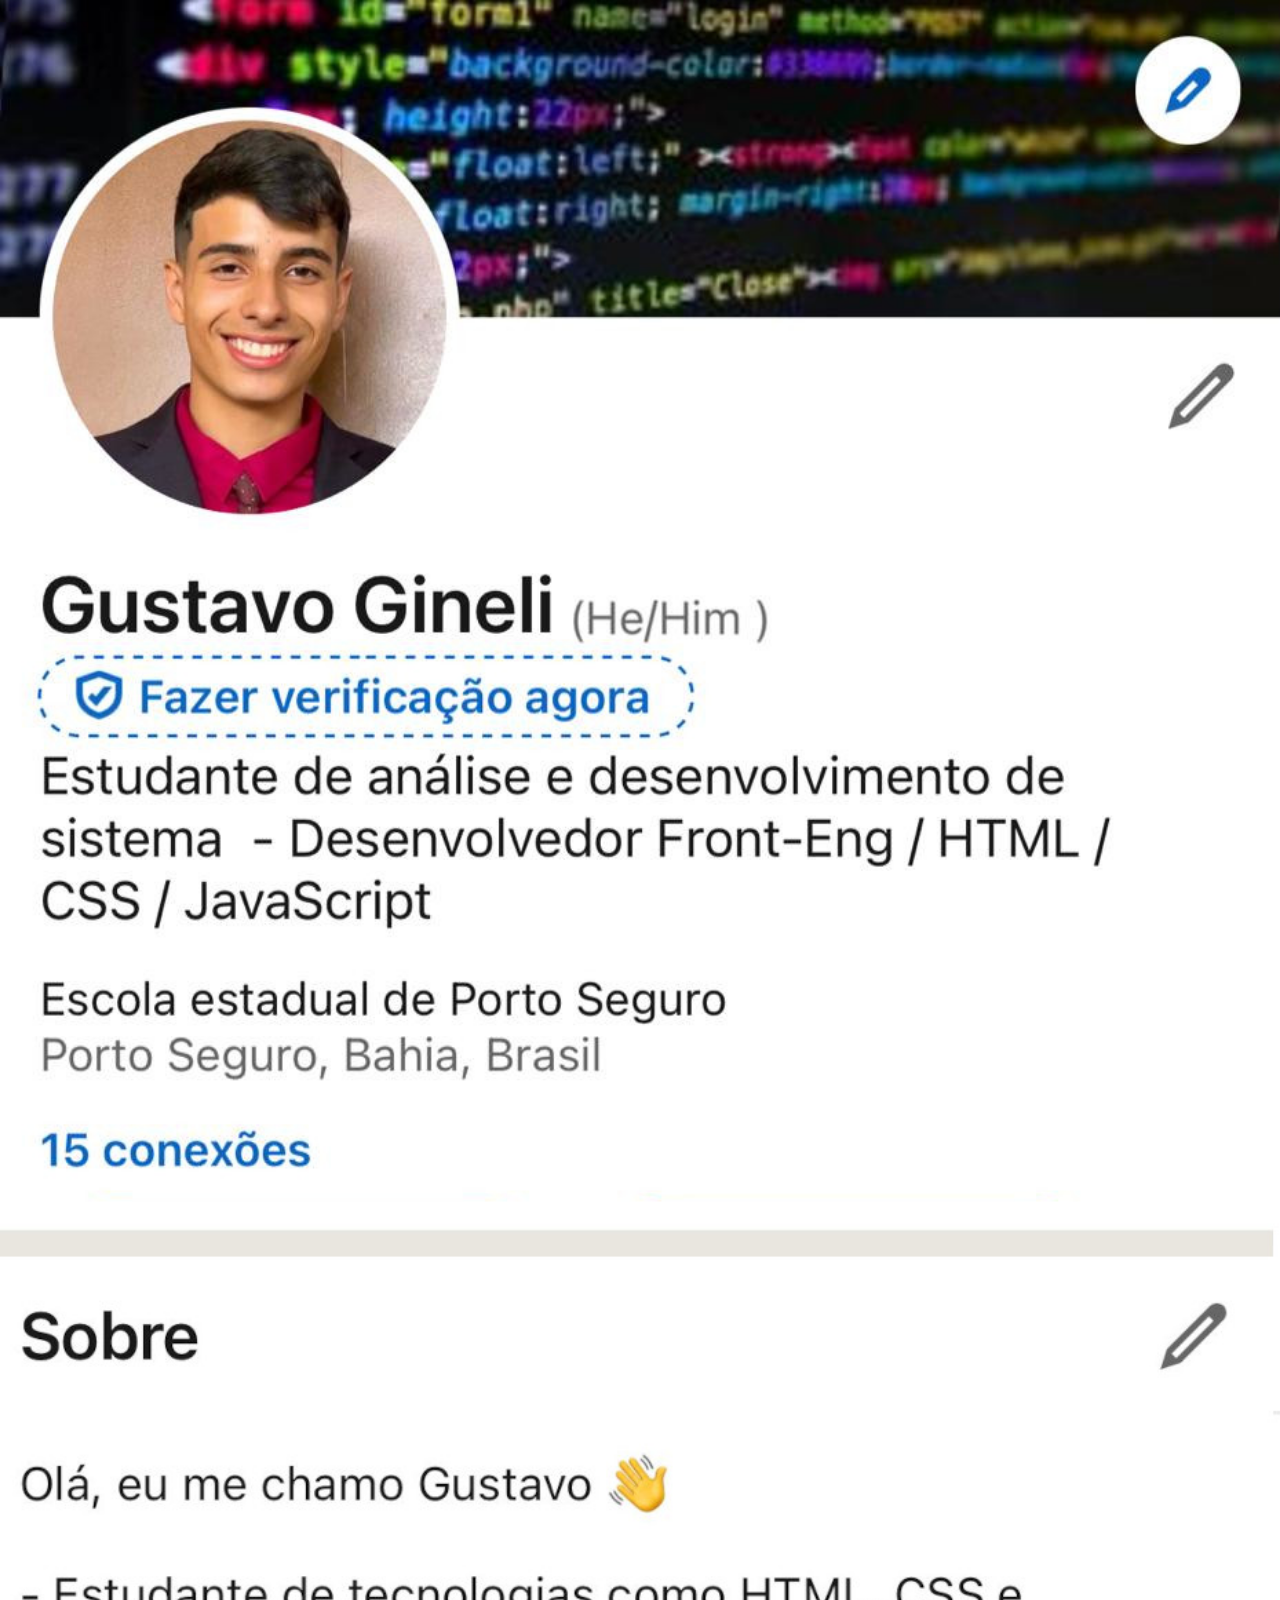
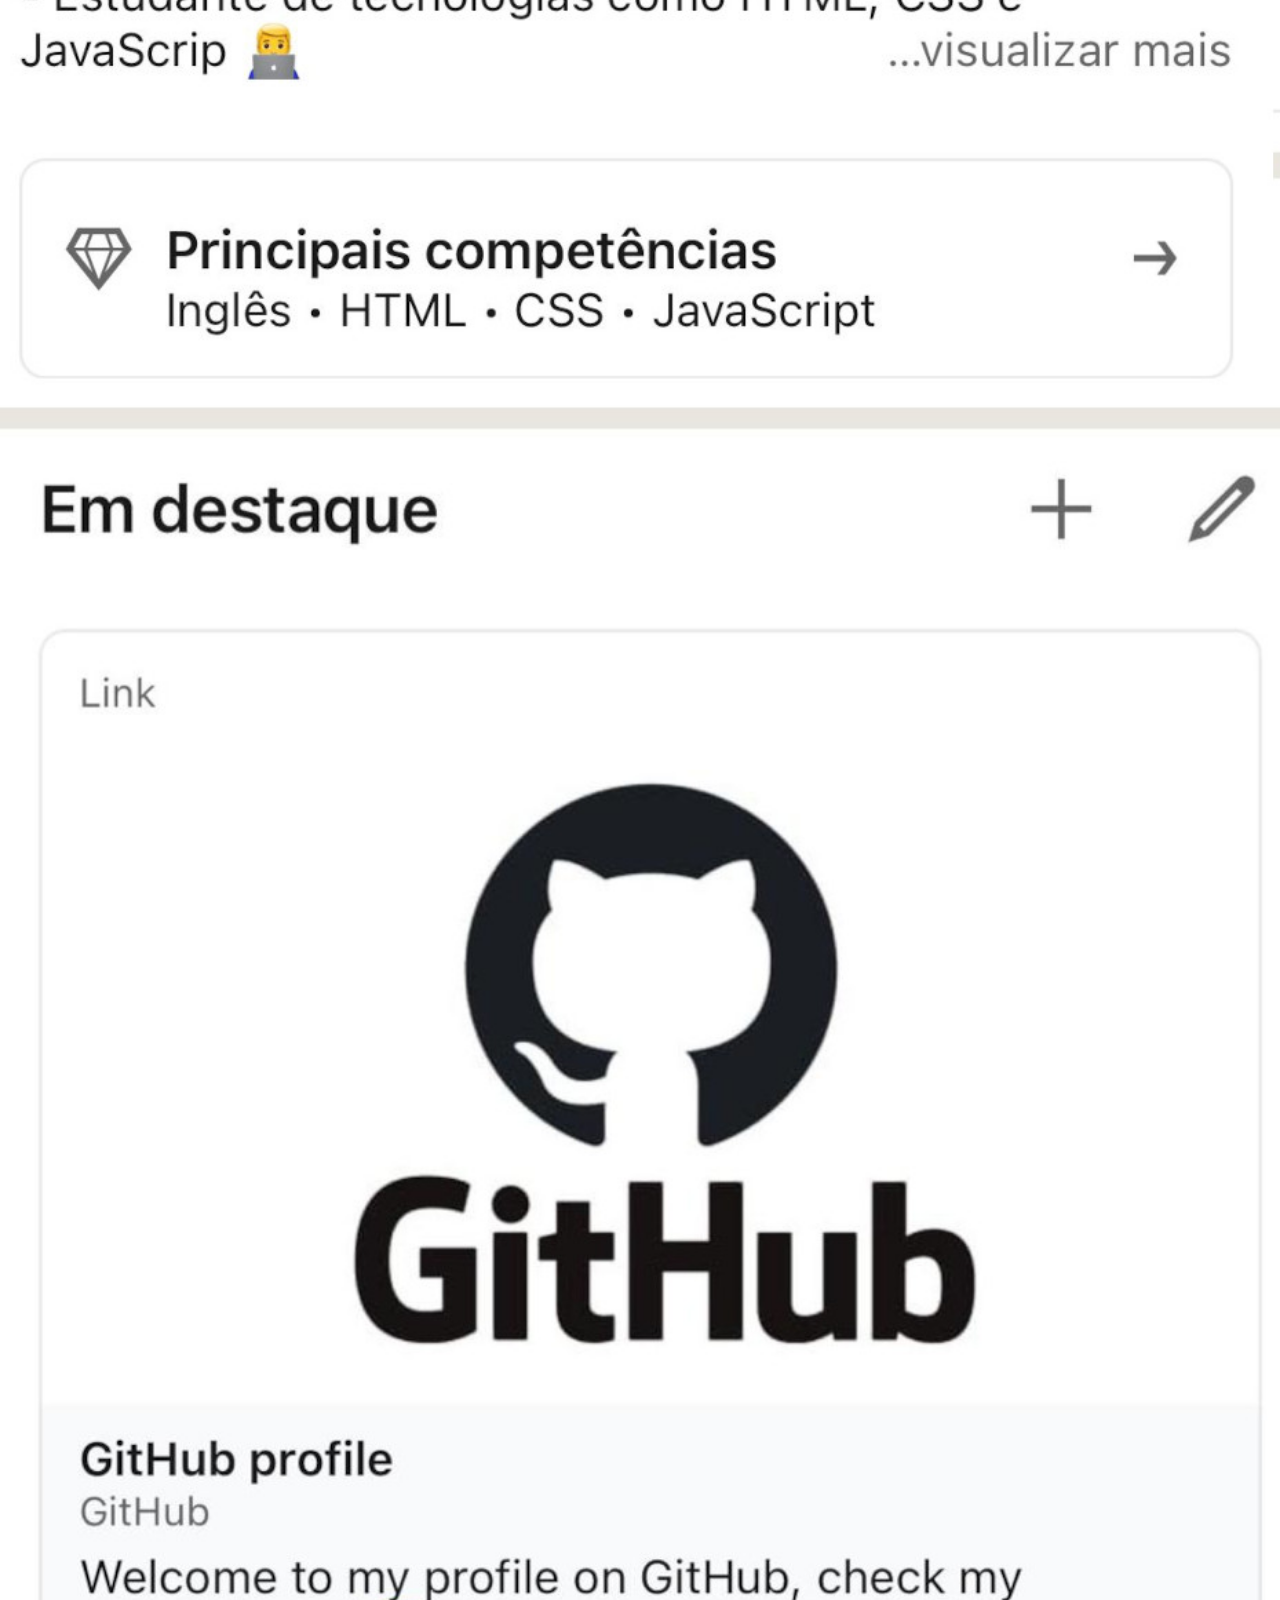
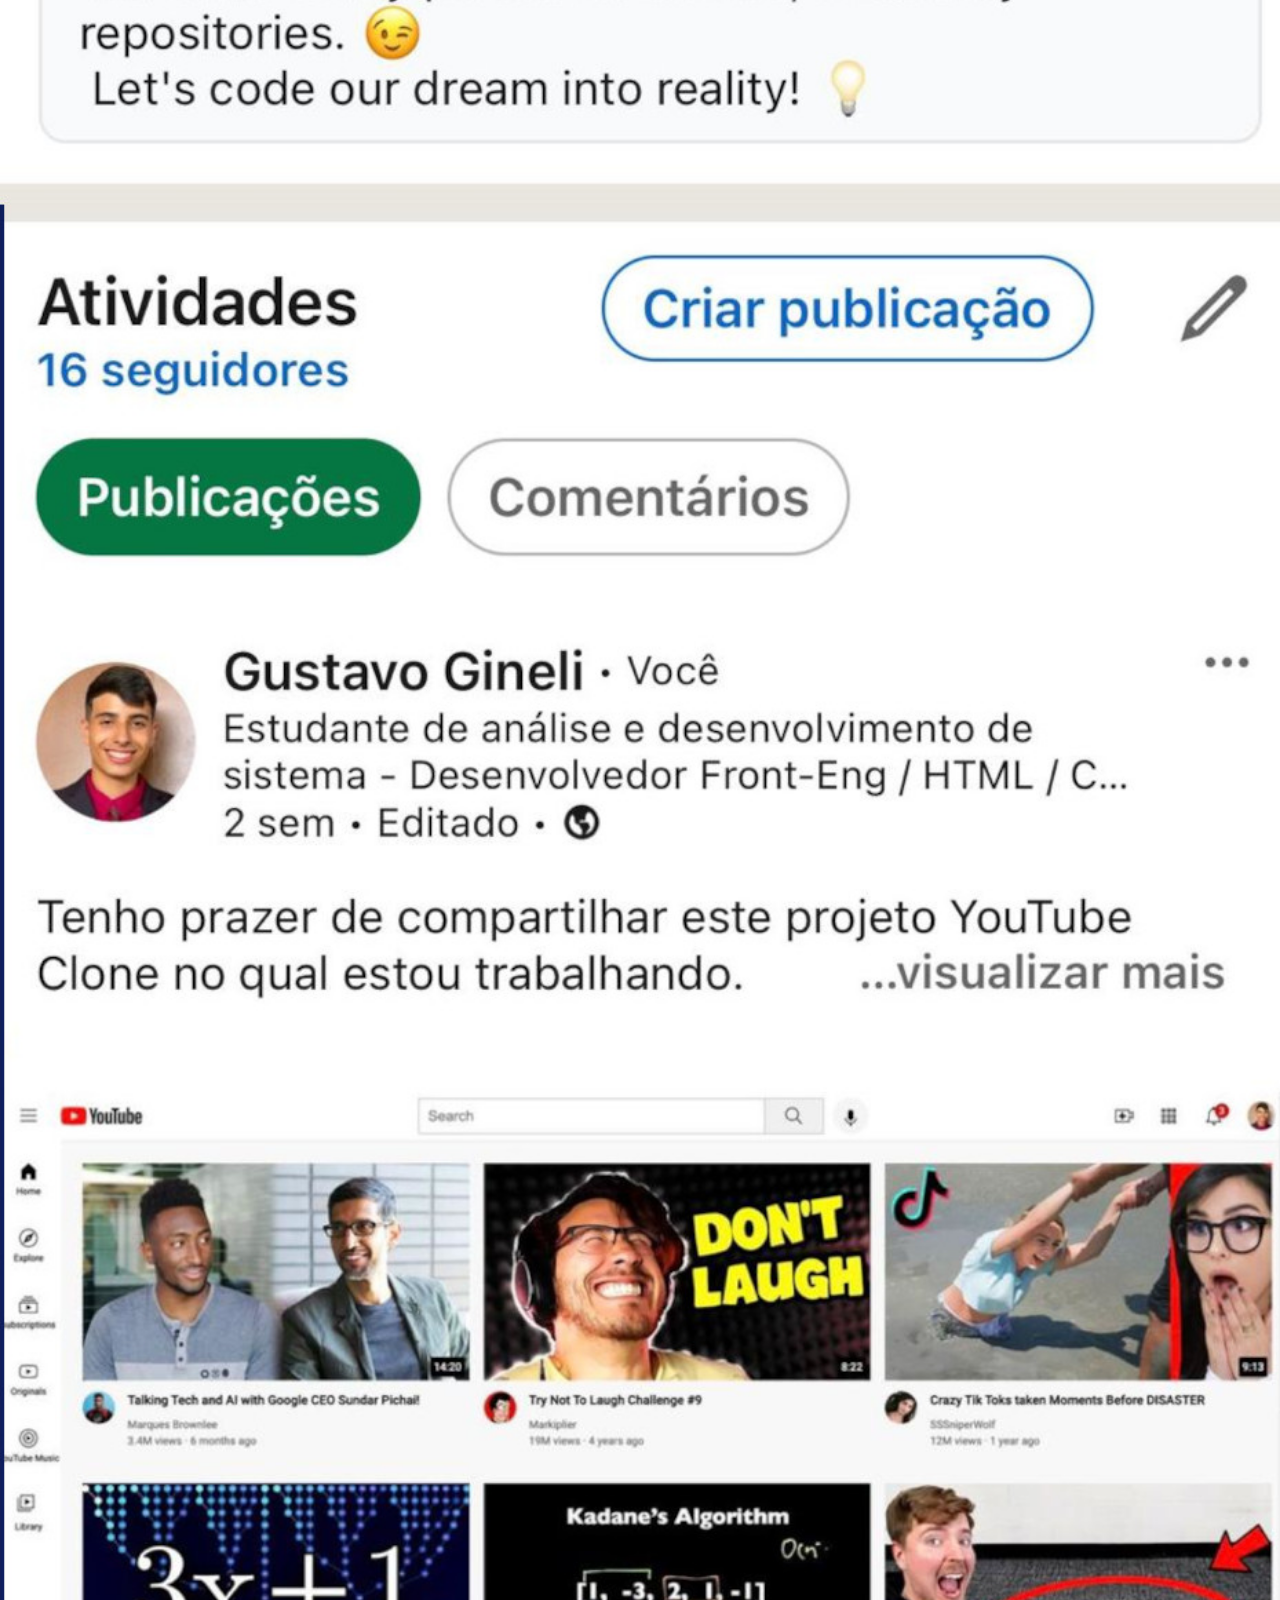
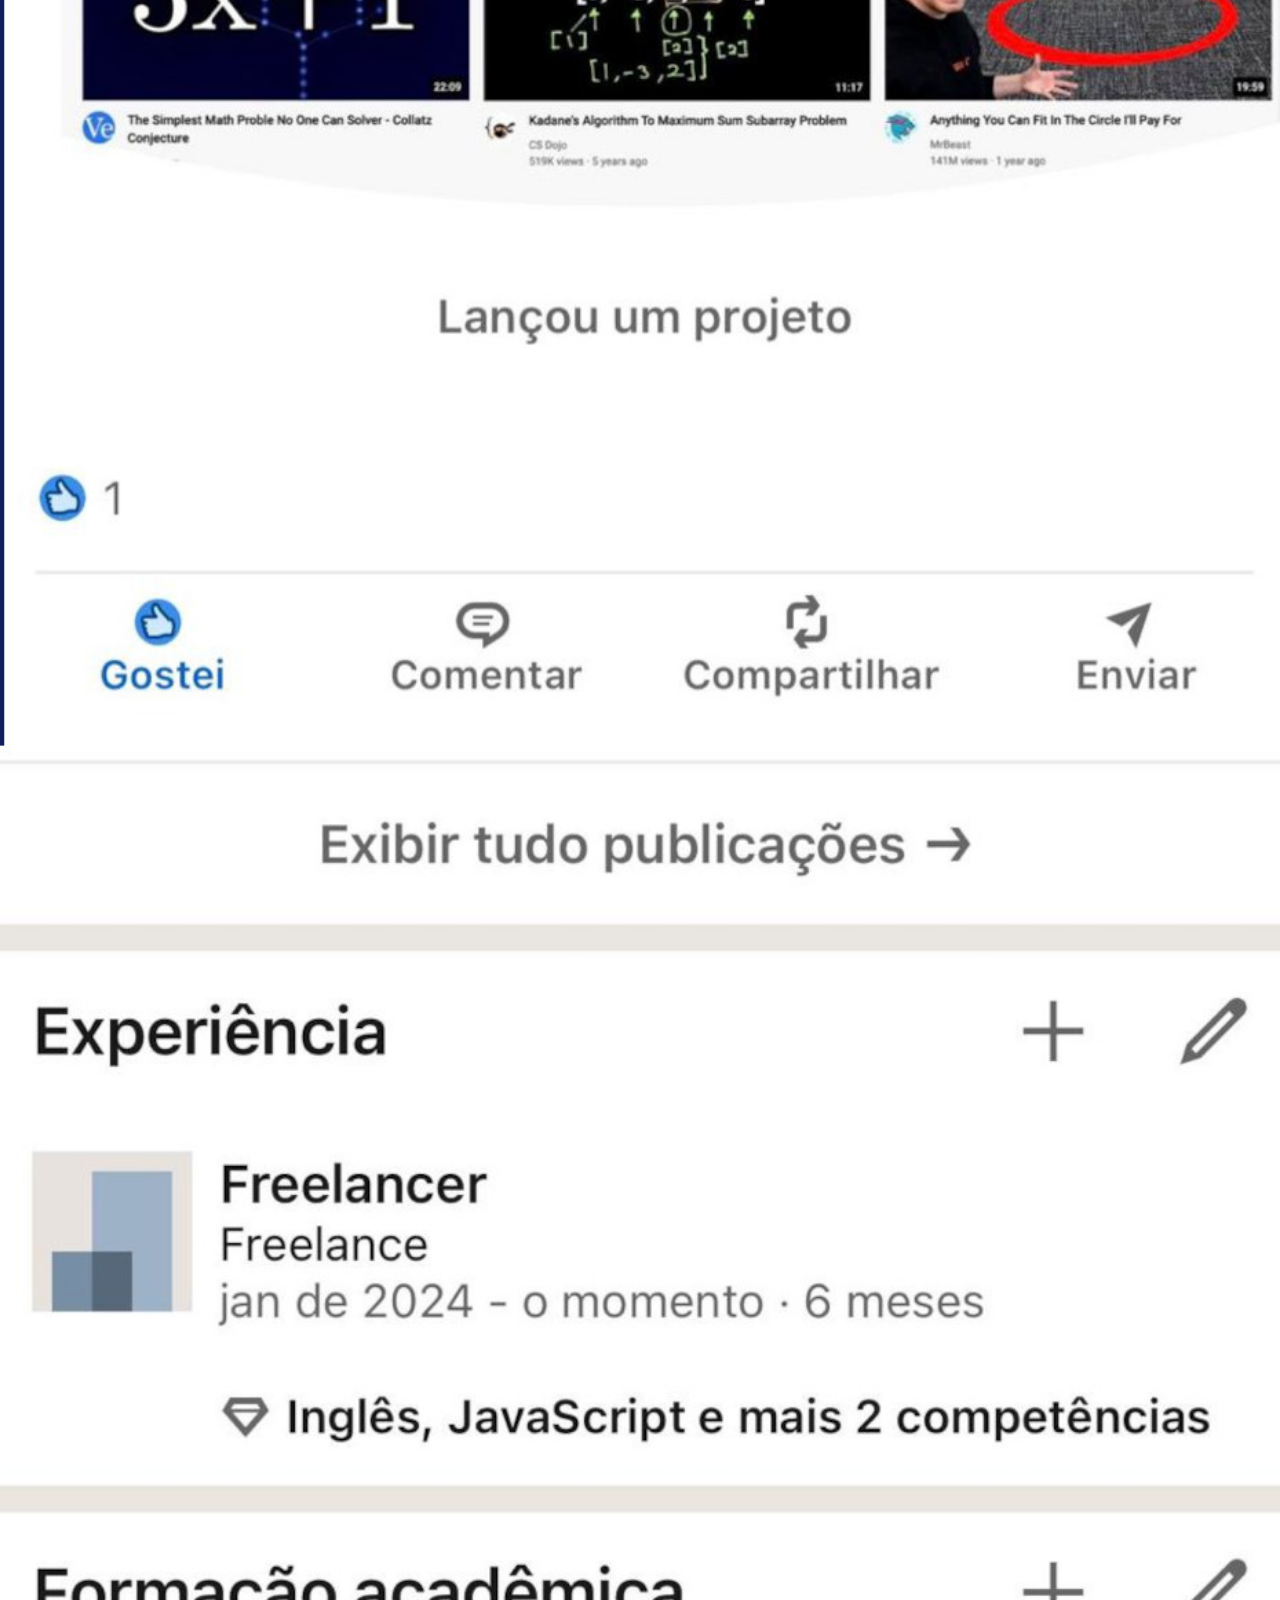
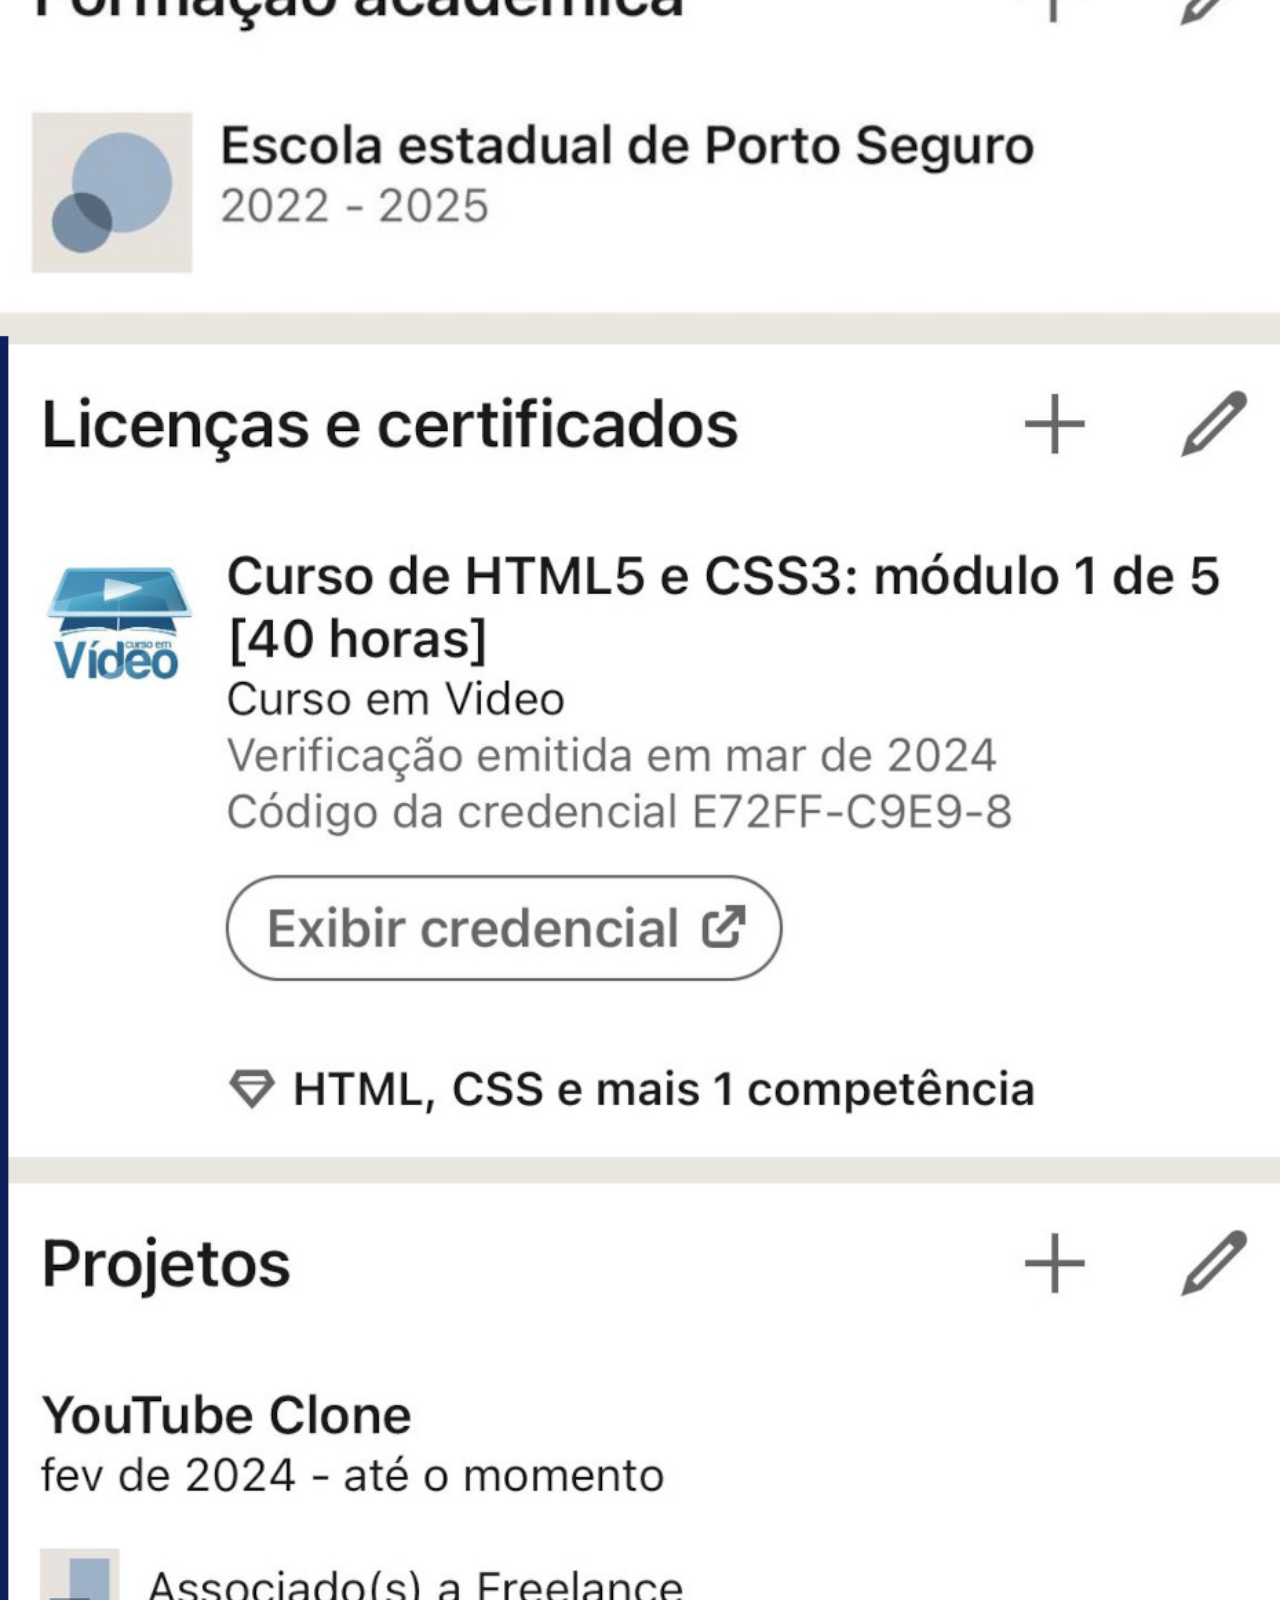
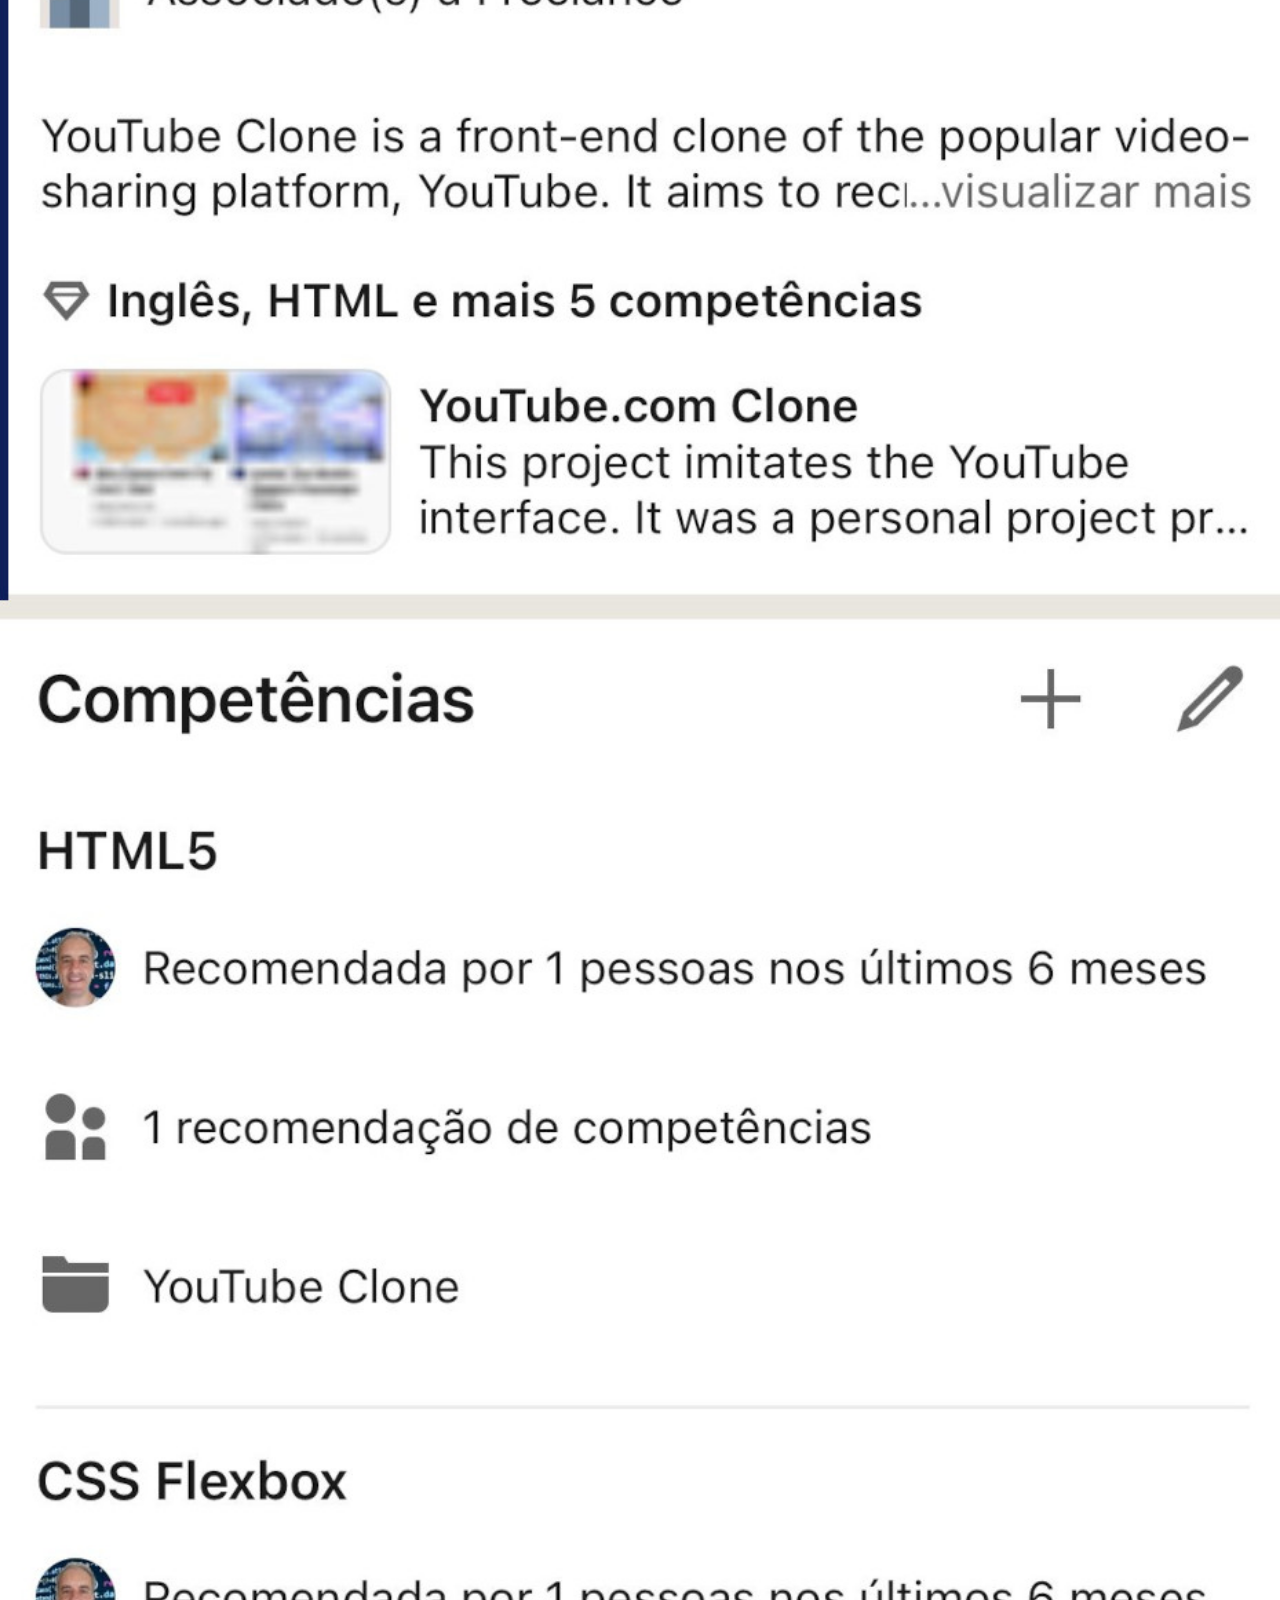
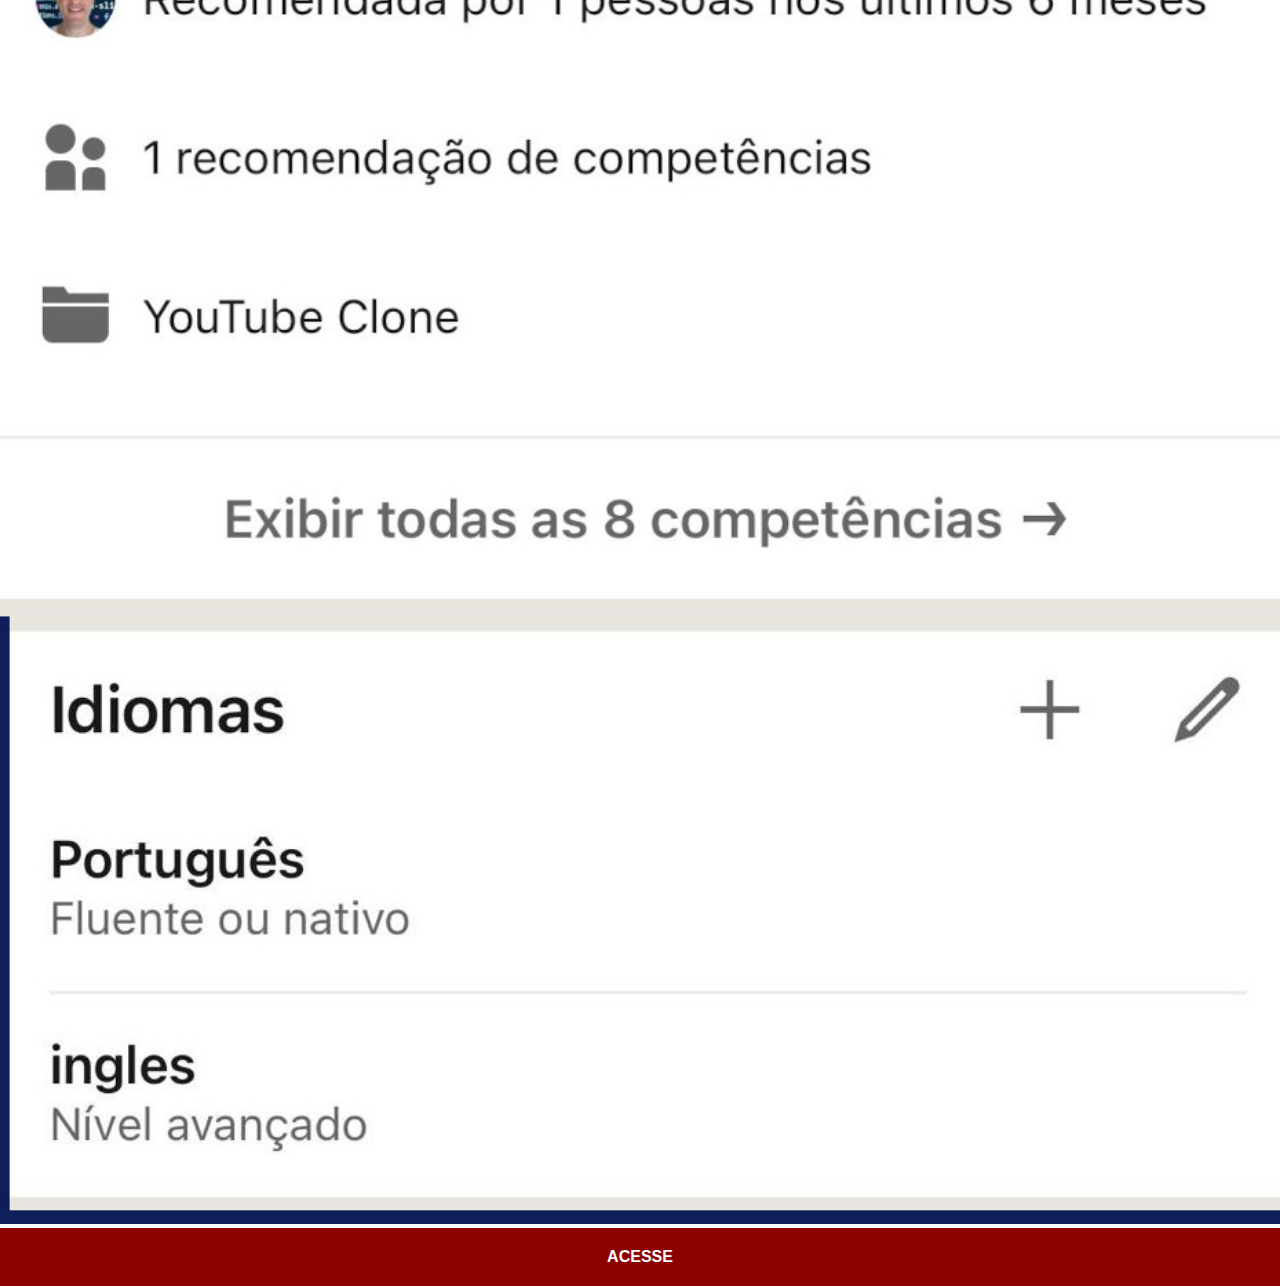
<file: linkedin.html>
<!DOCTYPE html>
<html lang="pt-br">
<head>
  <meta charset="UTF-8">
  <meta name="viewport" content="width=device-width, initial-scale=1.0">
  <title>Youtube</title>
  <link rel="stylesheet" href="estilos/social.css">
</head>
<body>
  <img src="imagens/linkedin1.jpg" alt="Youtube">
  <a href="https://www.linkedin.com/in/gustavo-g-1521a4287/" target="_blank">ACESSE</a>
</body>
</html>
</file>
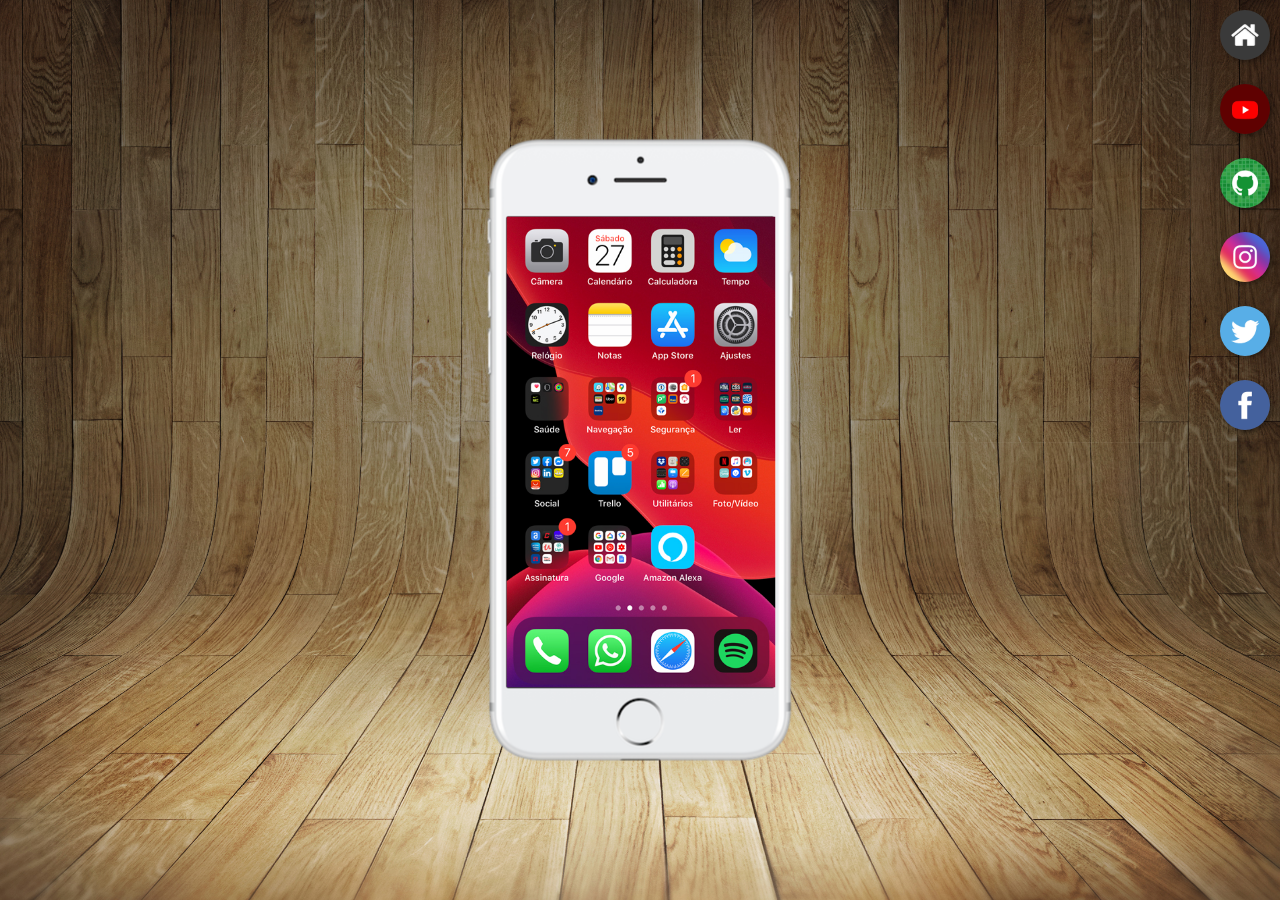
<file: teste.html>
<!DOCTYPE html>
<html lang= "pt-br">
<head>
  <meta charset="UTF-8">
  <meta name="viewport" content="width=device-width, initial-scale=1.0">
  <title>teste</title>
  <style>

    * {
      margin: 0px;
      padding: 0px;
      font-family: Arial, Helvetica, sans-serif;
    }

    html,main {
      height: 100vh;
      width: 100vw;

    }

    body {
      background: url('./imagens/fundo-madeira.jpg') no-repeat;
      background-size: cover;
    }

    main {
      position: relative;
      width: 100vw;
    }

    section#telefone {
      position: absolute;
      top: 50%;
      left: 50%;
      transform: translate(-50%, -50%);

      height: 627px;
      width: 311px;
      background: url('./imagens/frame-iphone.png') no-repeat;
    }

    iframe#tela {
      position: relative;
      top: 80px;
      left: 22px;

      width: 269px;
      height: 471px;
    }

    section#redes-sociais {
      text-align: right;
    }

    section#redes-sociais > a > img {
      width: 50px;
      margin: 10px;
      border-radius: 50%;
      box-sizing: border-box;
      box-shadow: 2px 2px 5px rgba(0, 0, 0, 0.379);
    }

    section#redes-sociais img:hover {
      border: 2px solid white;
      box-shadow: 5px 5px 10px rgba(0, 0, 0, 0.356);
      transform: translate(-3px, -3px);
      transition: translate 0.5s, border 0.6s;
    }
  </style>
</head>
<body>
  <main>
    <section id="telefone">
     <iframe src="home2.html" name="tela" id="tela" frameborder="0"></iframe>
    </section>
    <section id="redes-sociais">
      <a href="0"><img src="imagens/logo-home.jpg" alt=""></a> <br>
      <a href="0"><img src="imagens/logo-youtube.jpg" alt=""></a> <br>
      <a href="0"><img src="imagens/logo-github.jpg" alt=""></a> <br>
      <a href="0"><img src="imagens/logo-instagram.jpg" alt=""></a> <br>
      <a href="0"><img src="imagens/logo-twitter.jpg" alt=""></a> <br>
      <a href="0"><img src="imagens/logo-facebook.jpg" alt=""></a> <br>

    </section>
  </main>
</body>
</html>
</file>
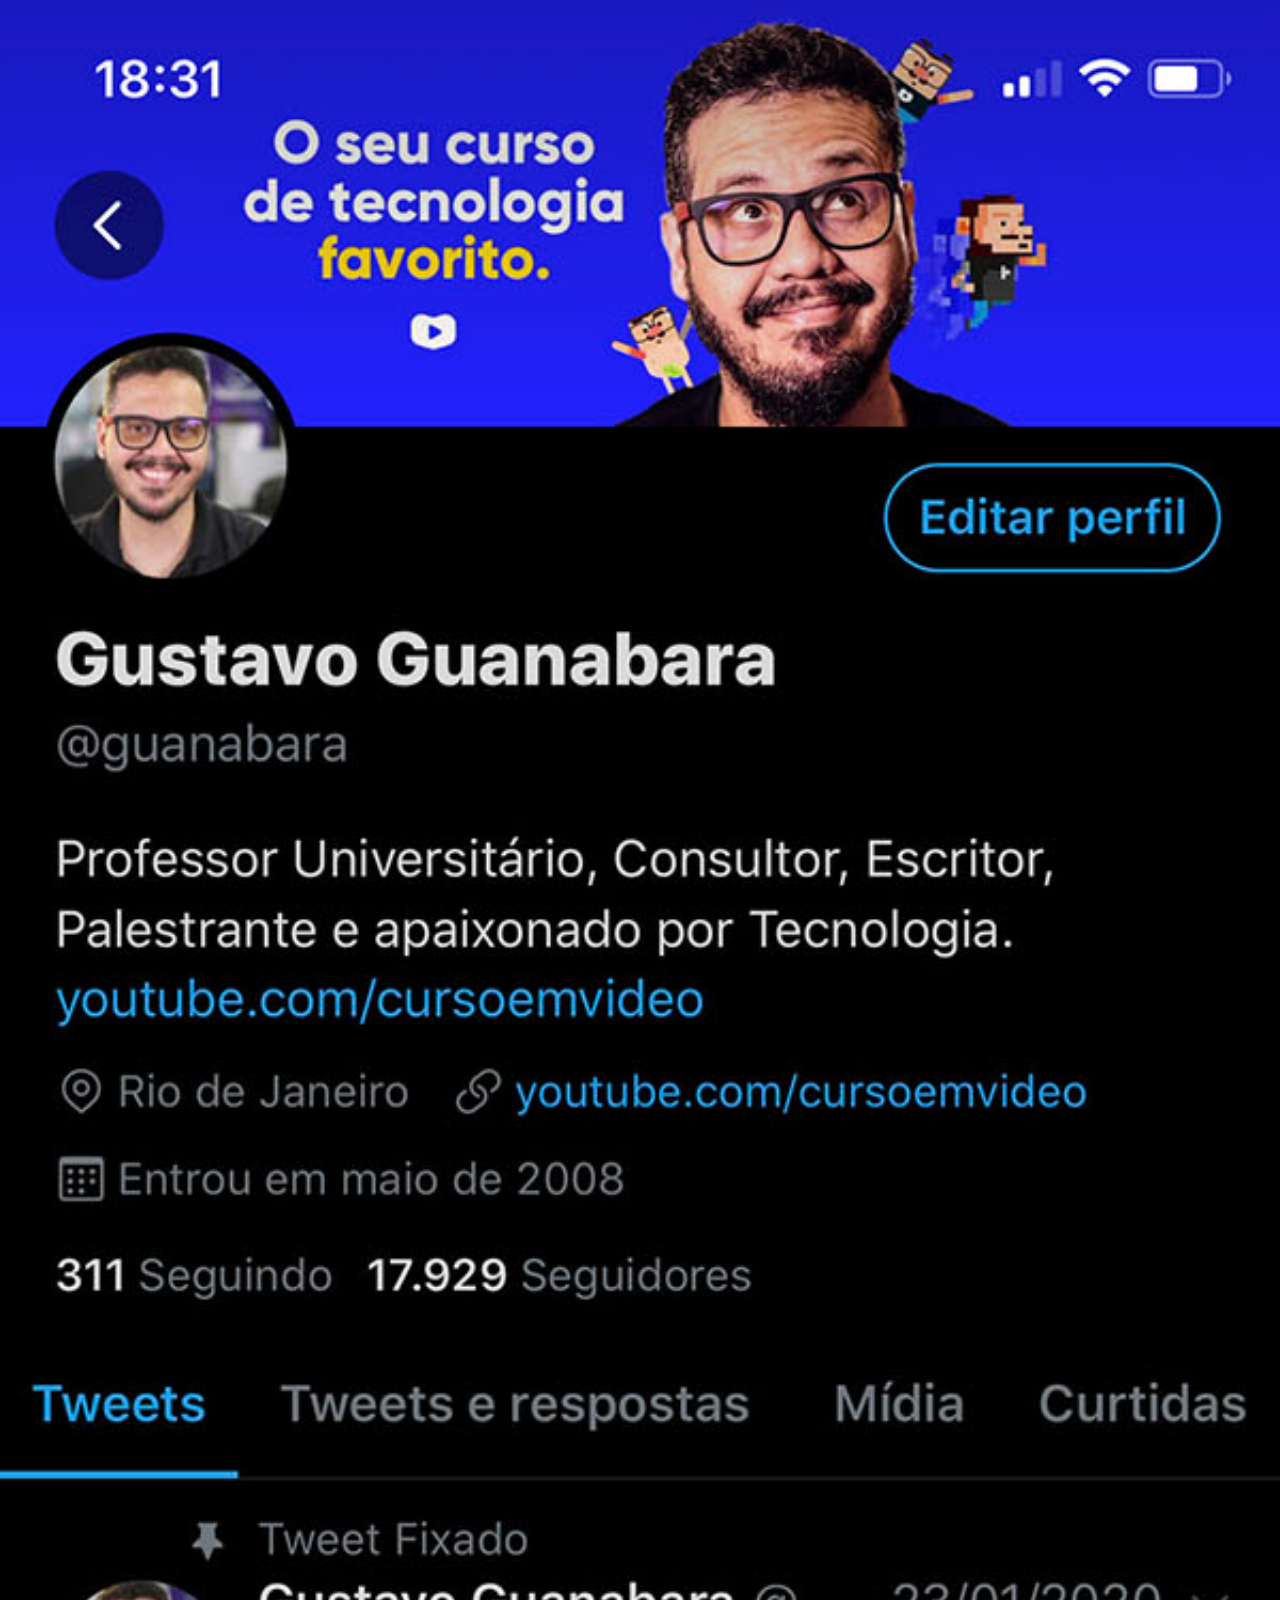
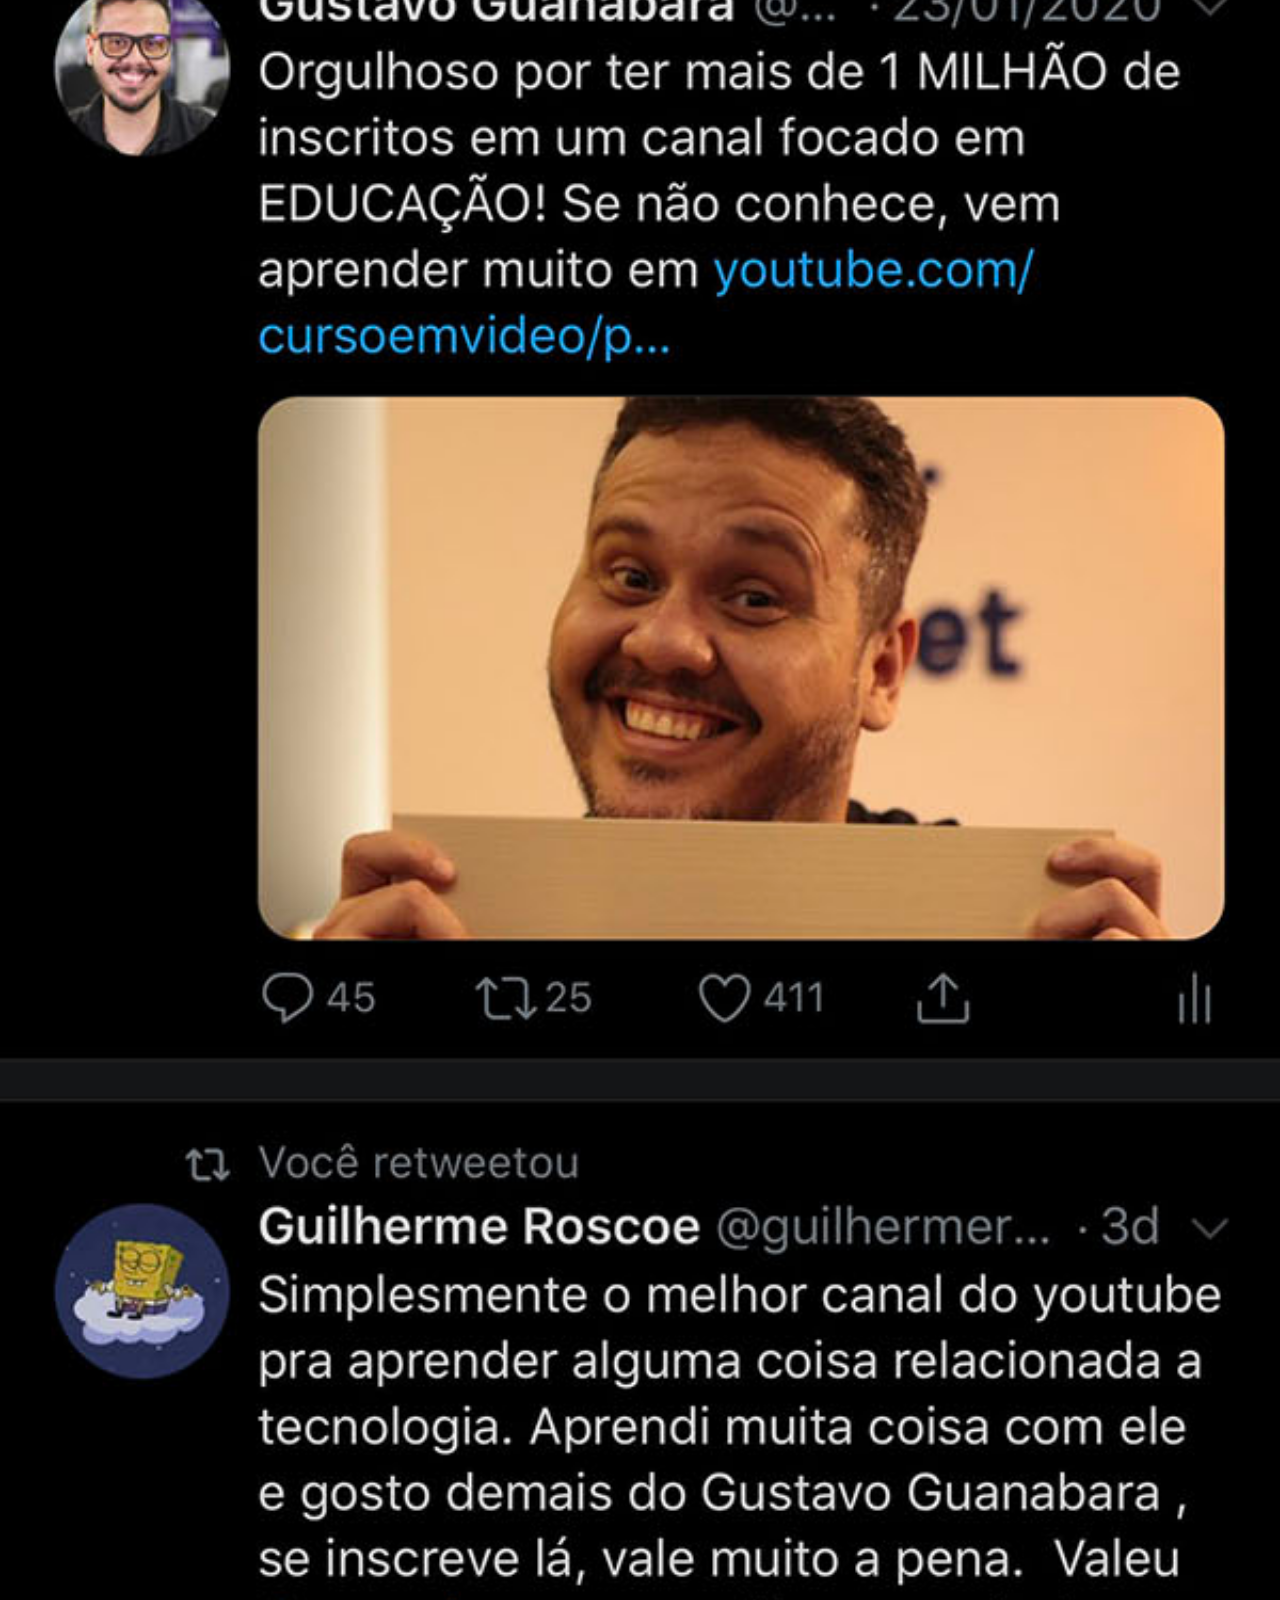
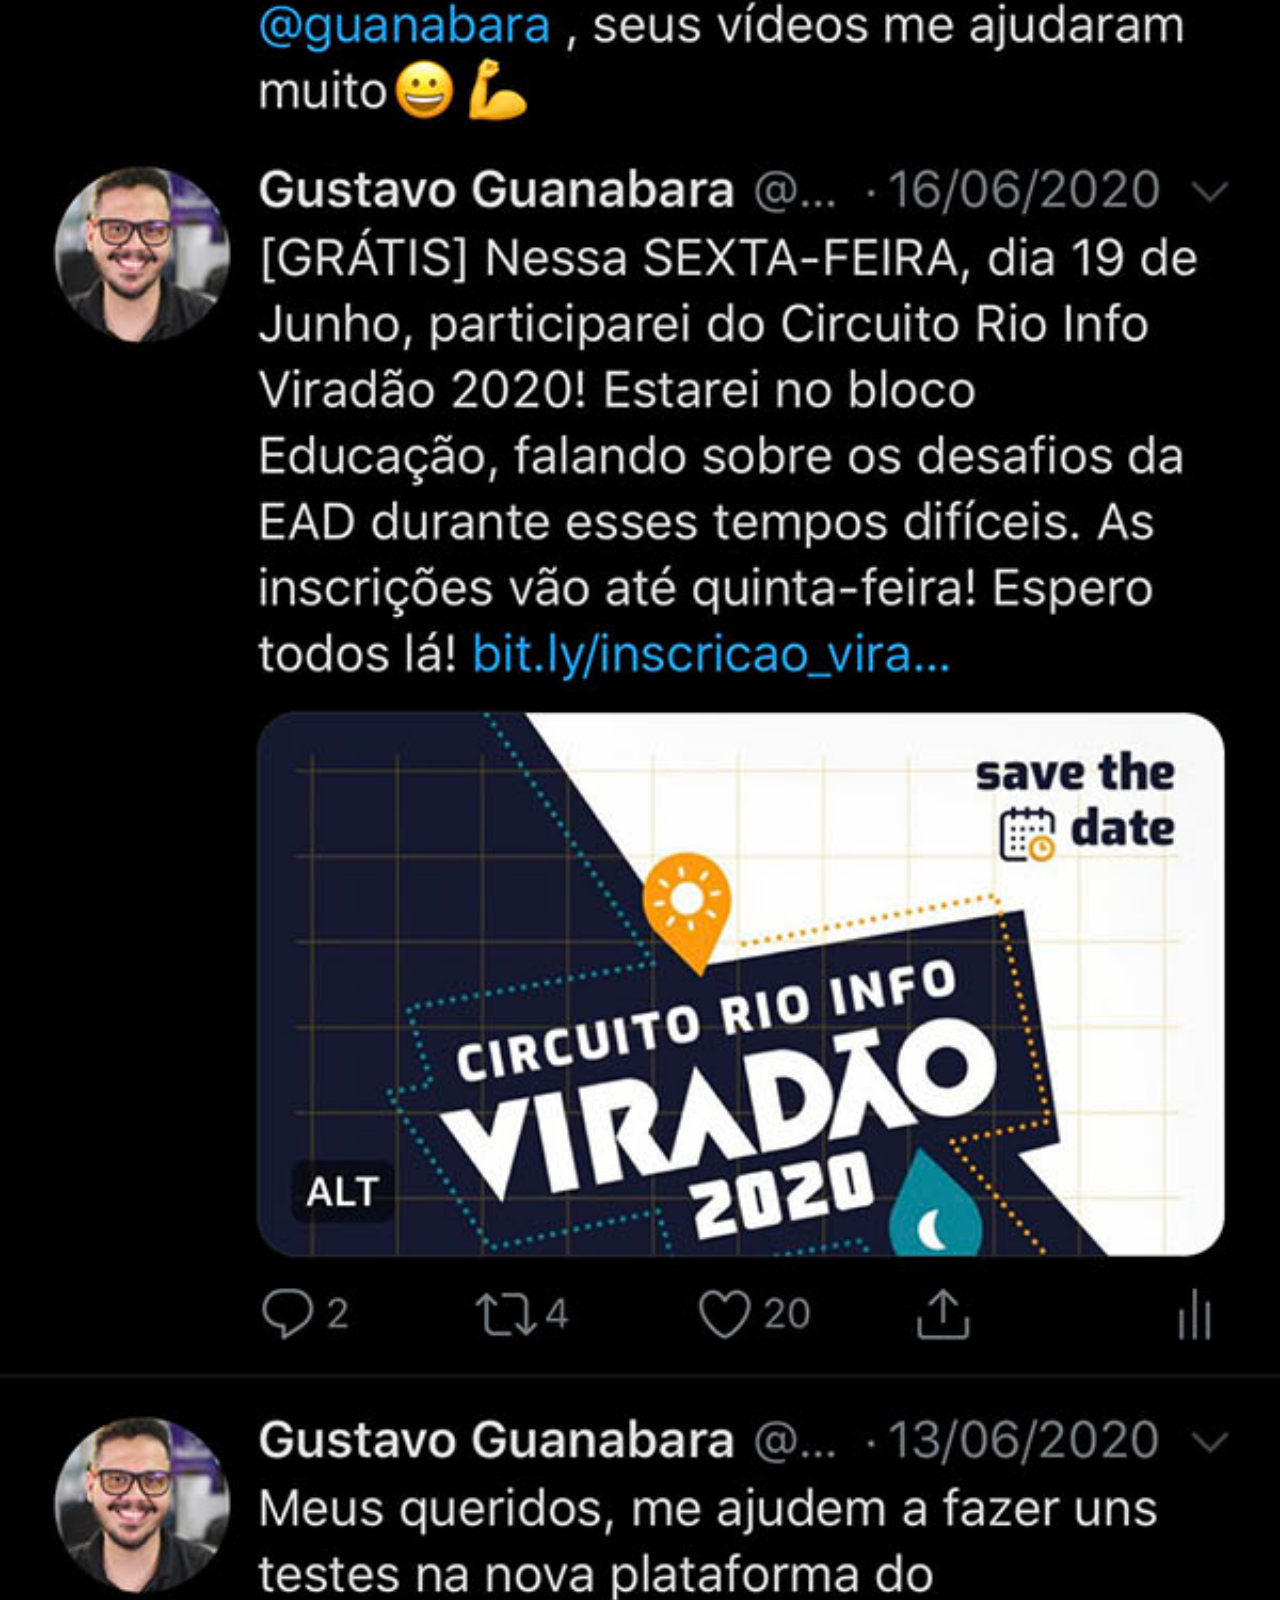
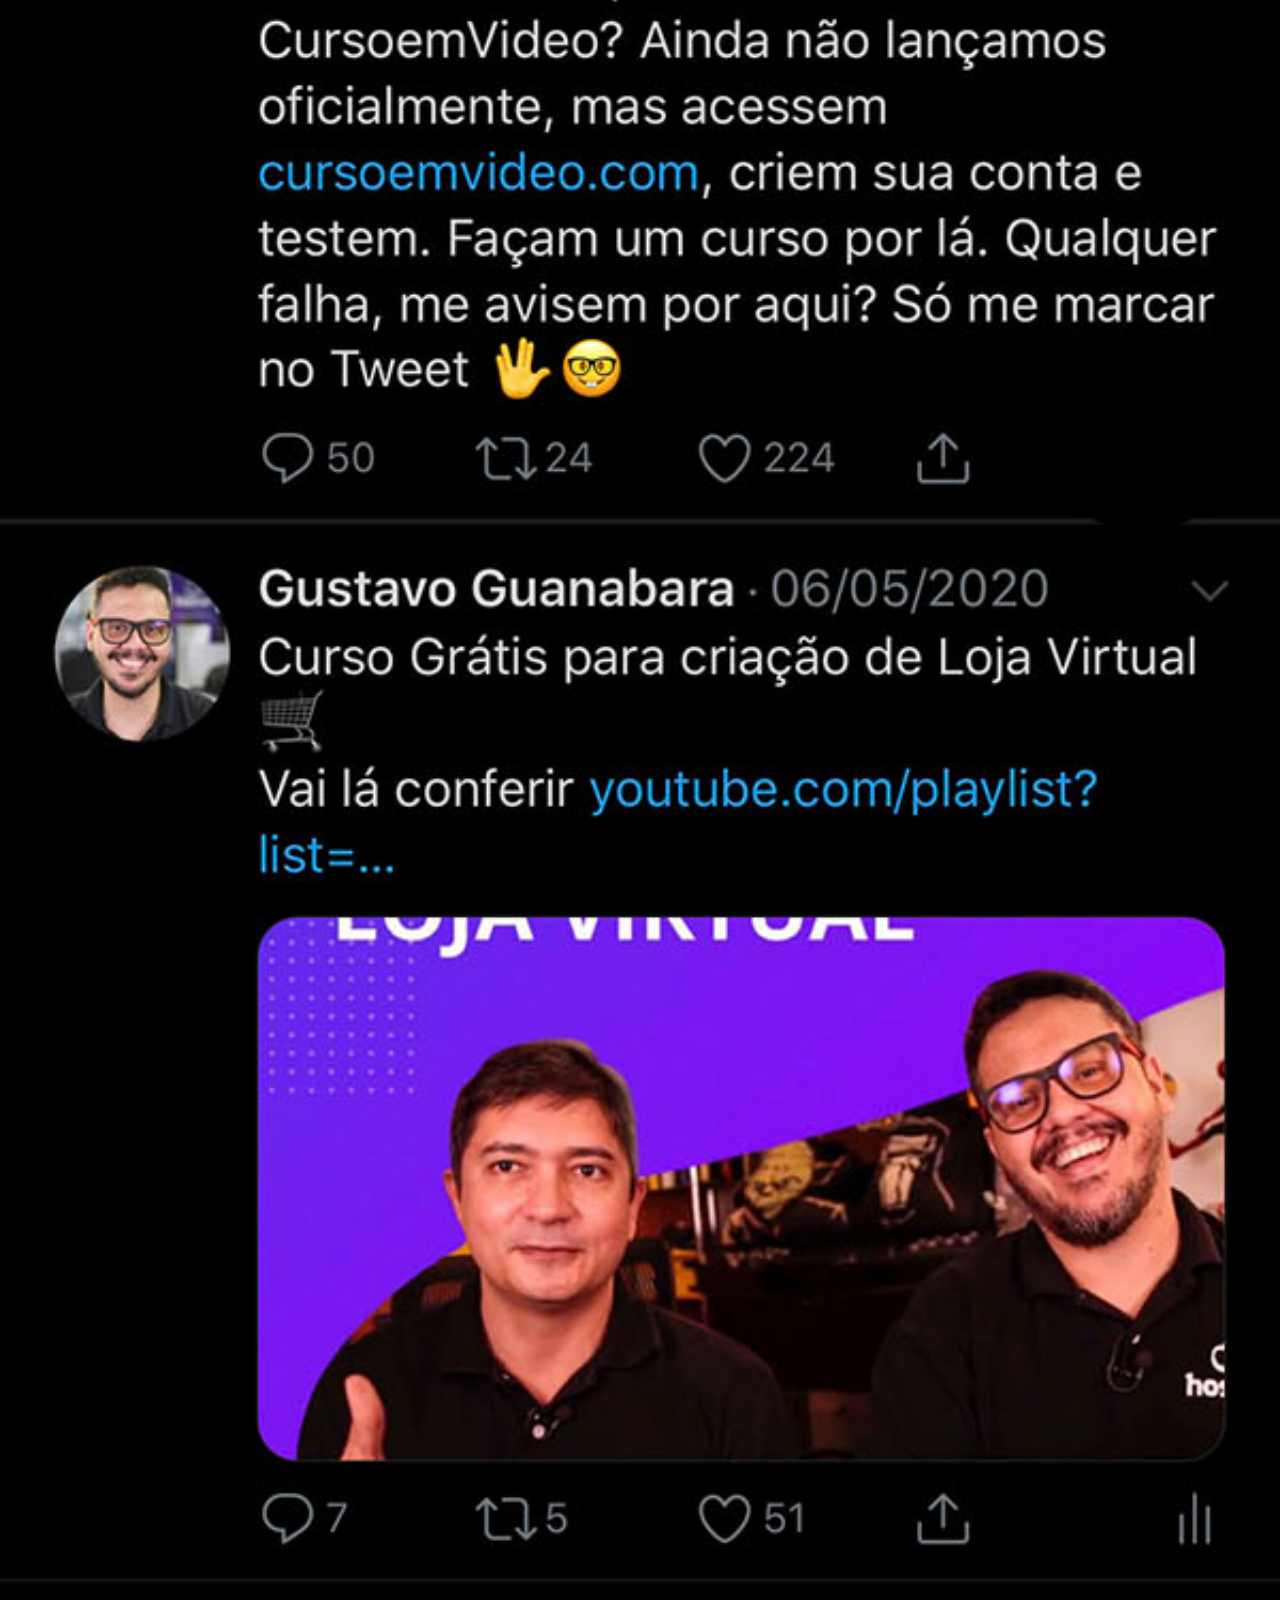
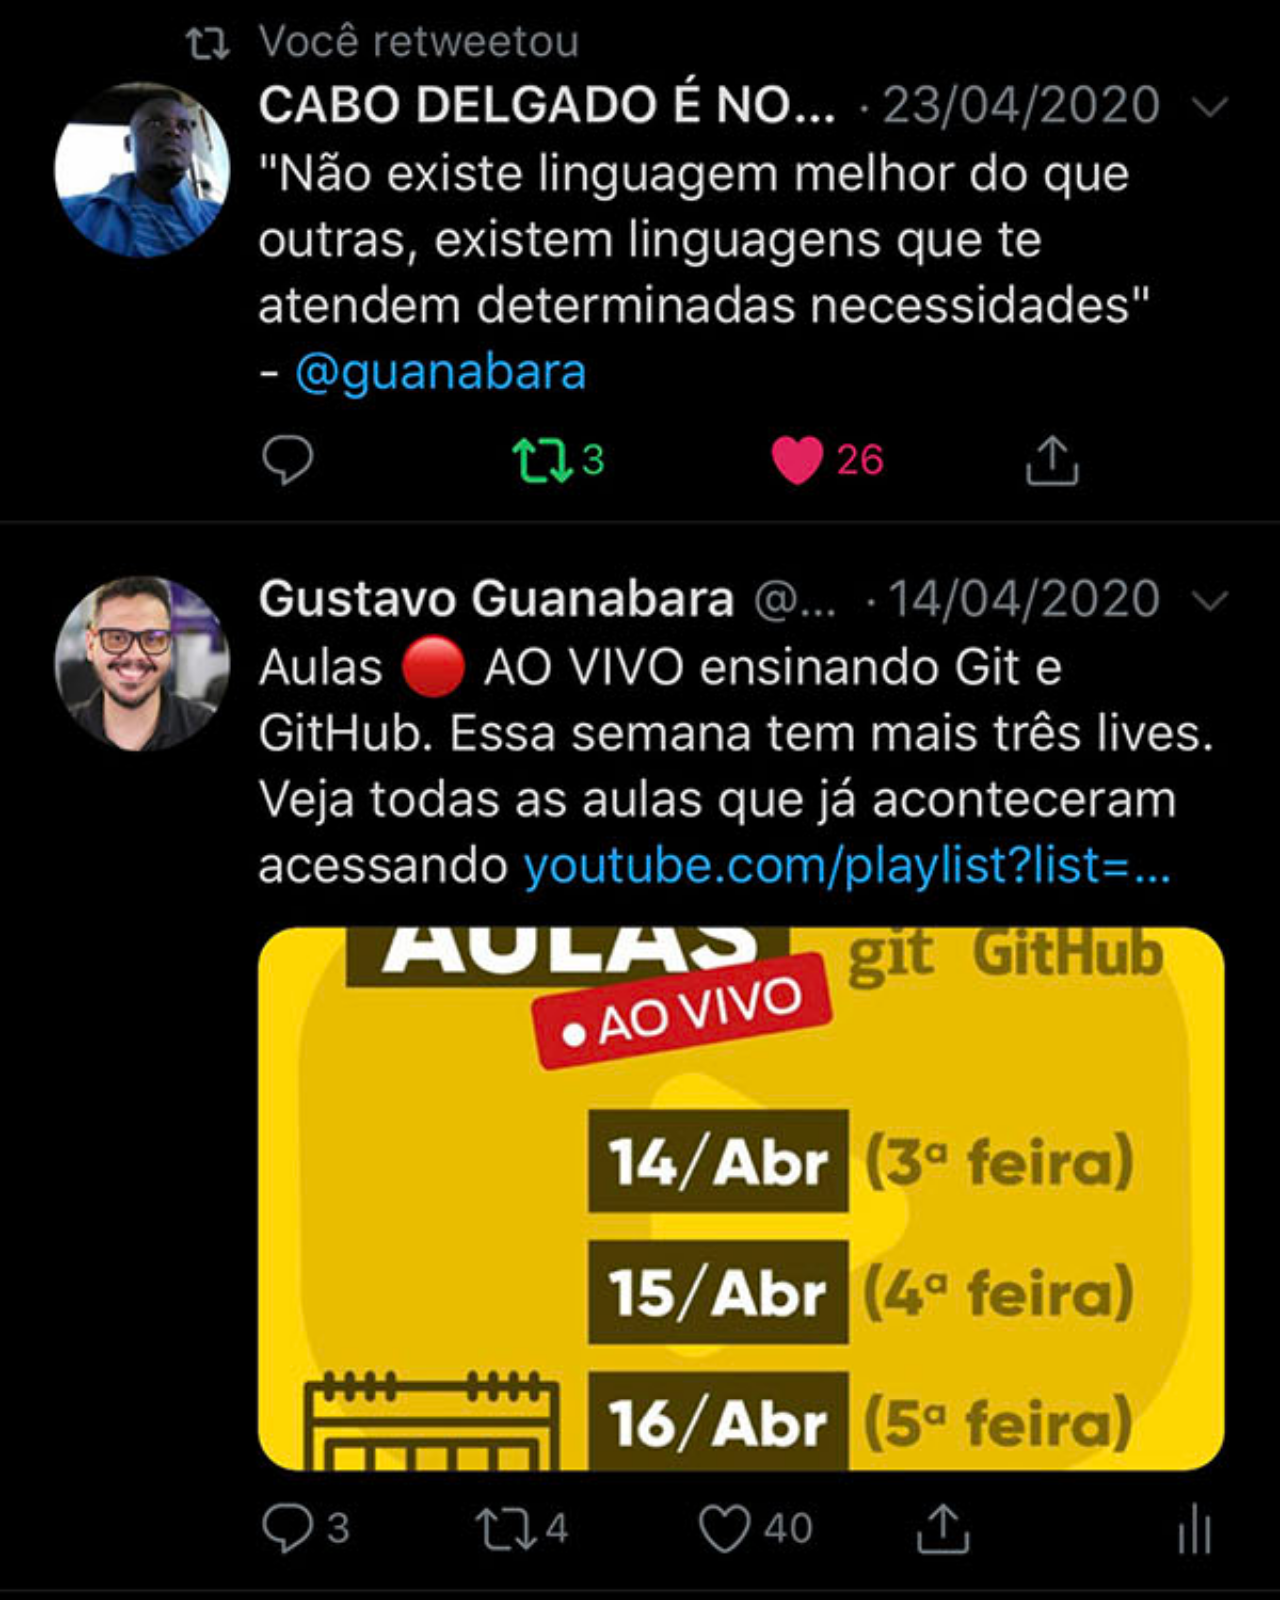
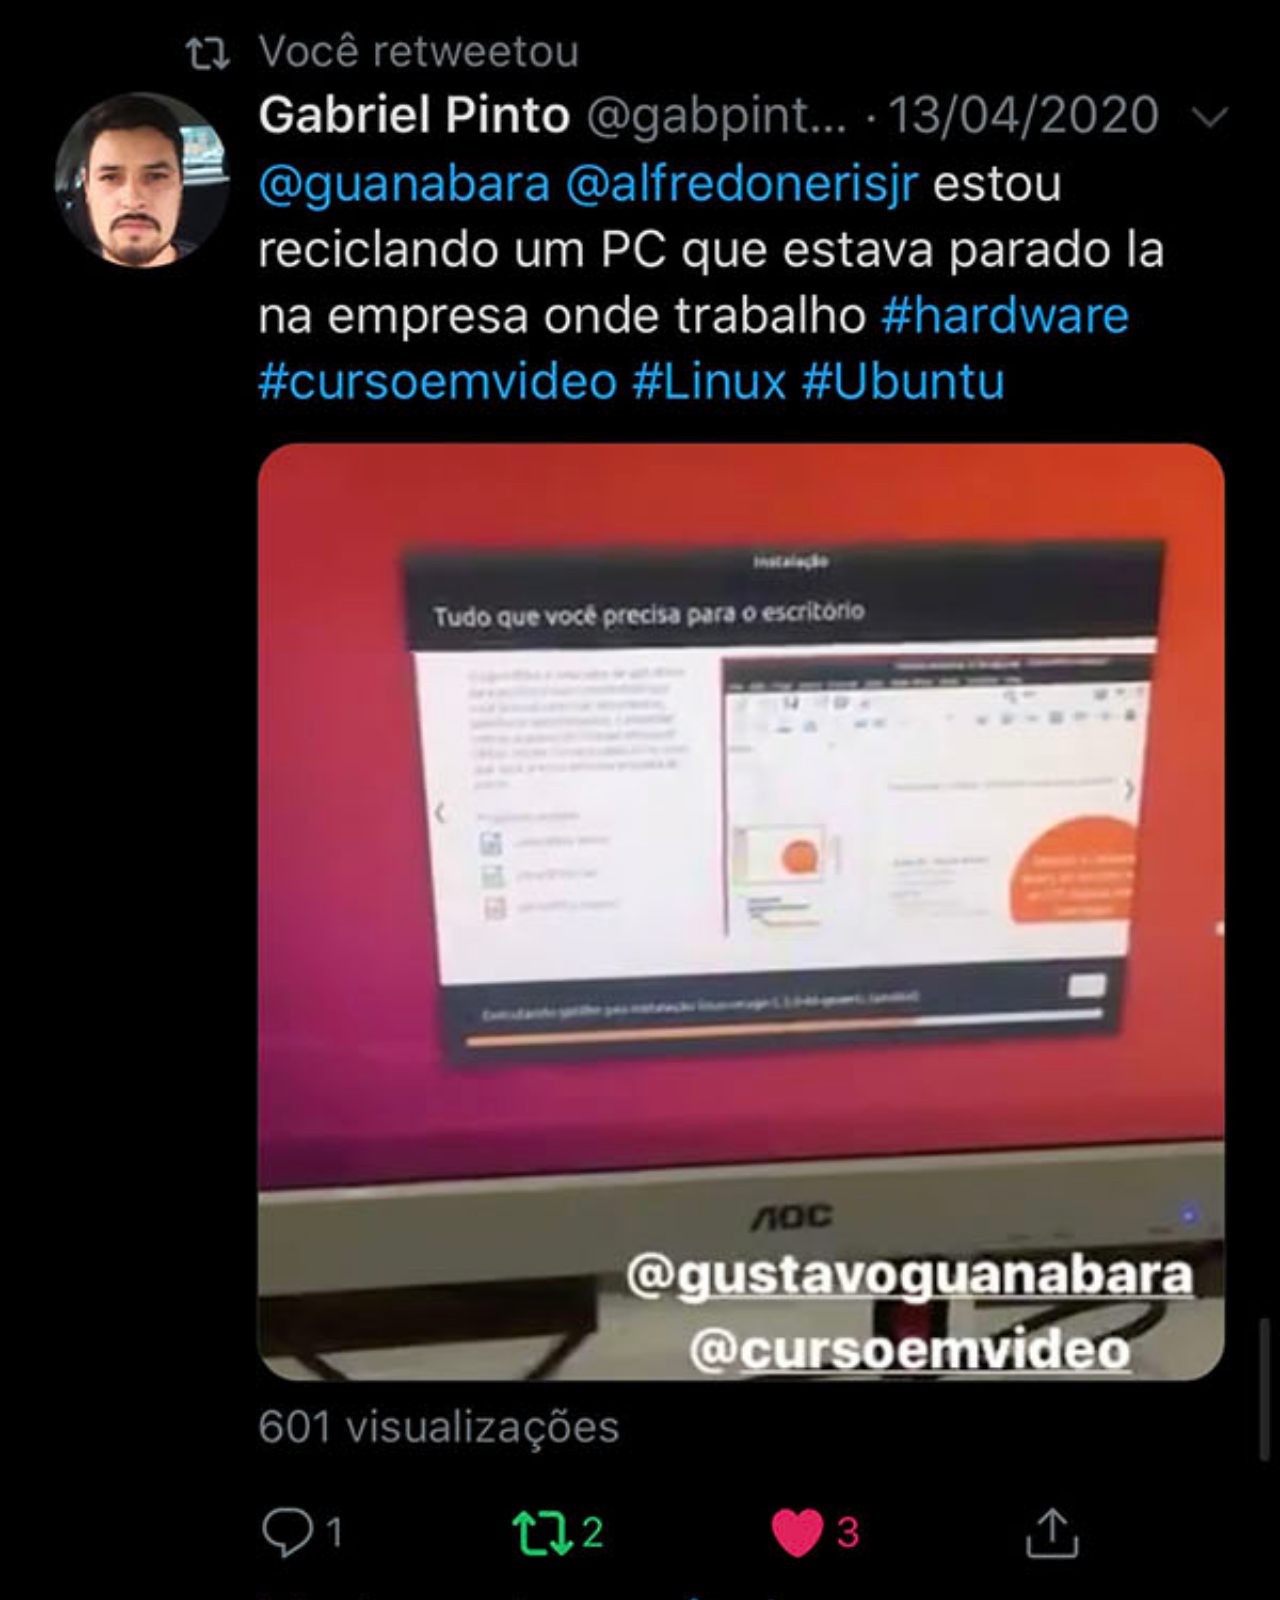
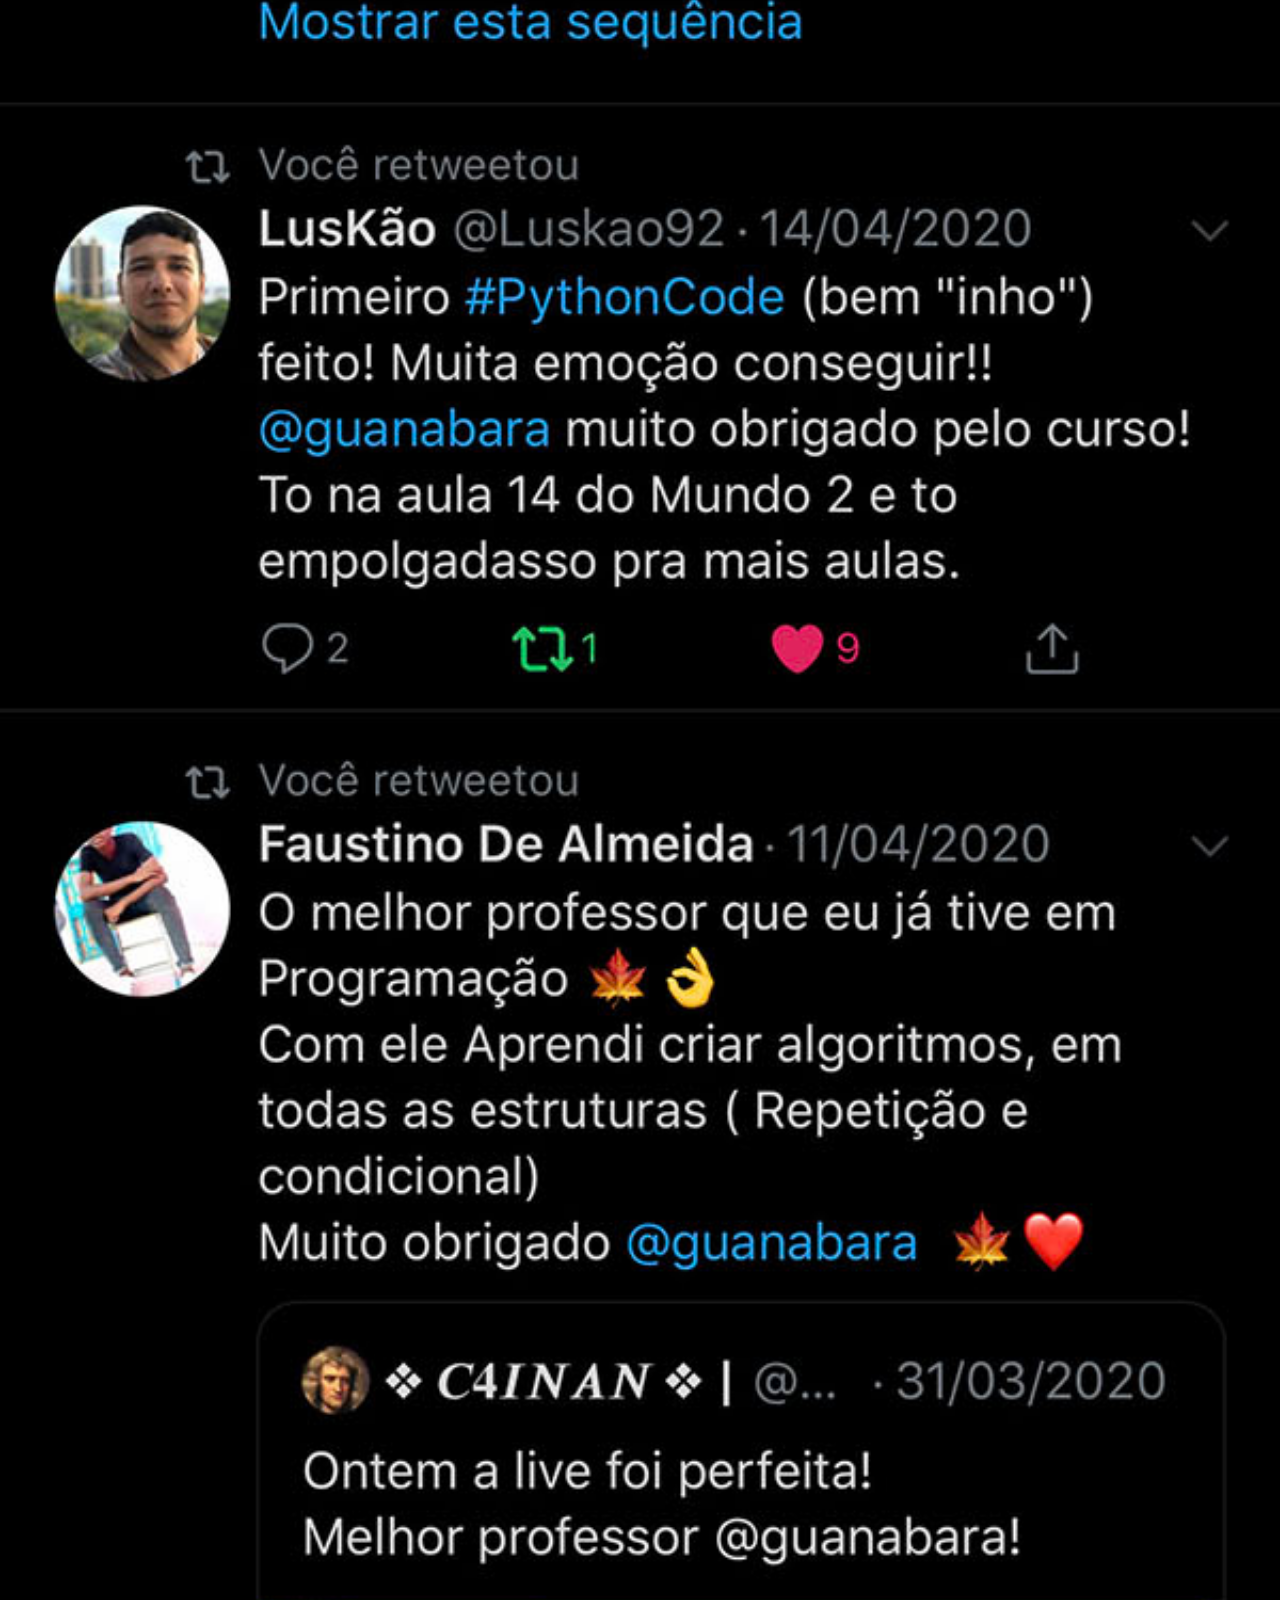
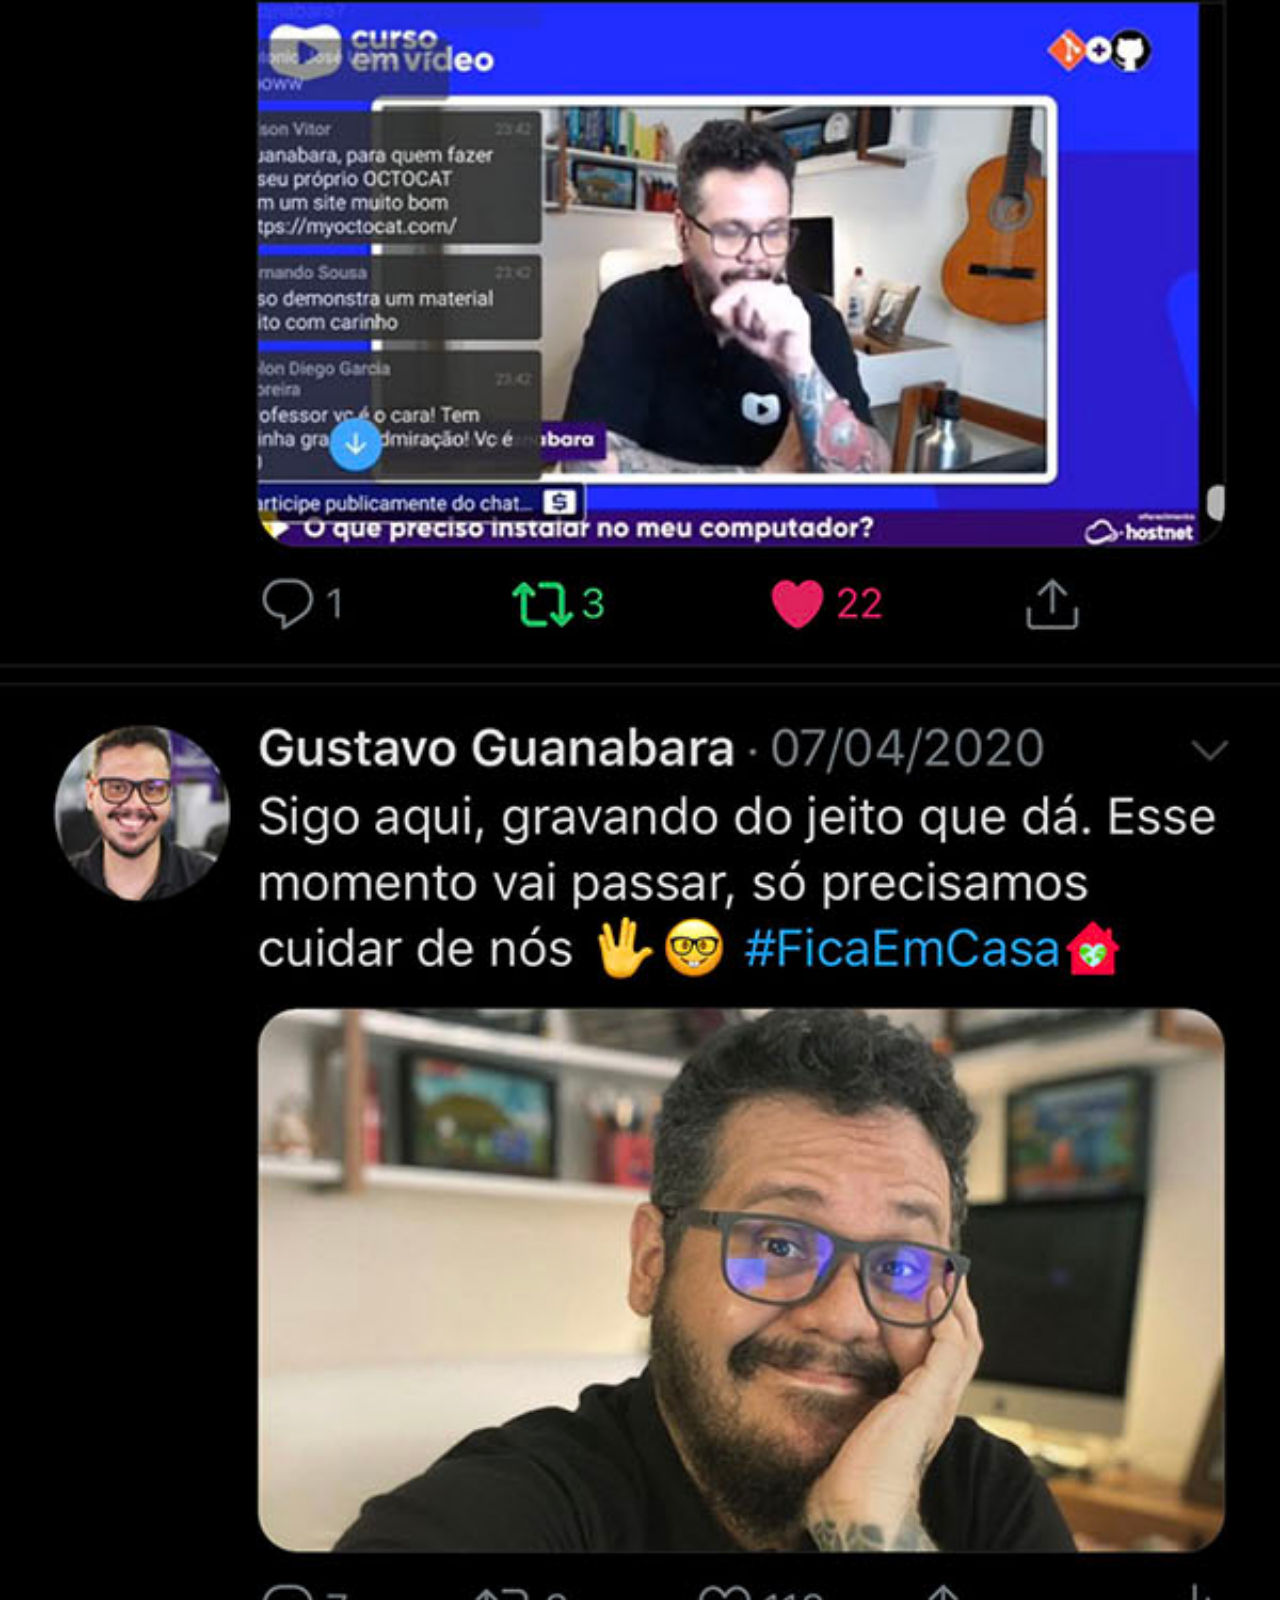
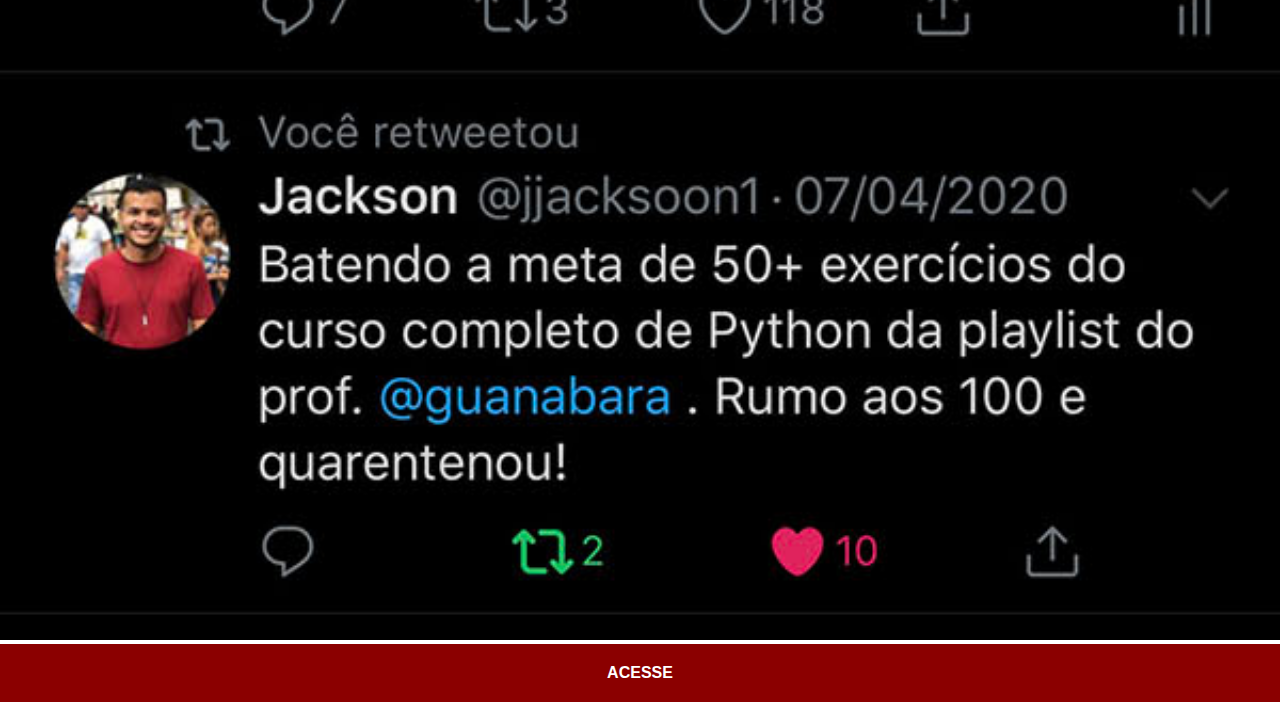
<file: twitter.html>
<!DOCTYPE html>
<html lang="pt-br">
<head>
  <meta charset="UTF-8">
  <meta name="viewport" content="width=device-width, initial-scale=1.0">
  <title>Twitter</title>
  <link rel="stylesheet" href="estilos/social.css">
</head>
<body>
  <img src="imagens/tela-twitter.jpg" alt="Twitter">
  <a href="https://x.com/G_G_GNG" target="_blank">ACESSE</a>
</body>
</html>
</file>
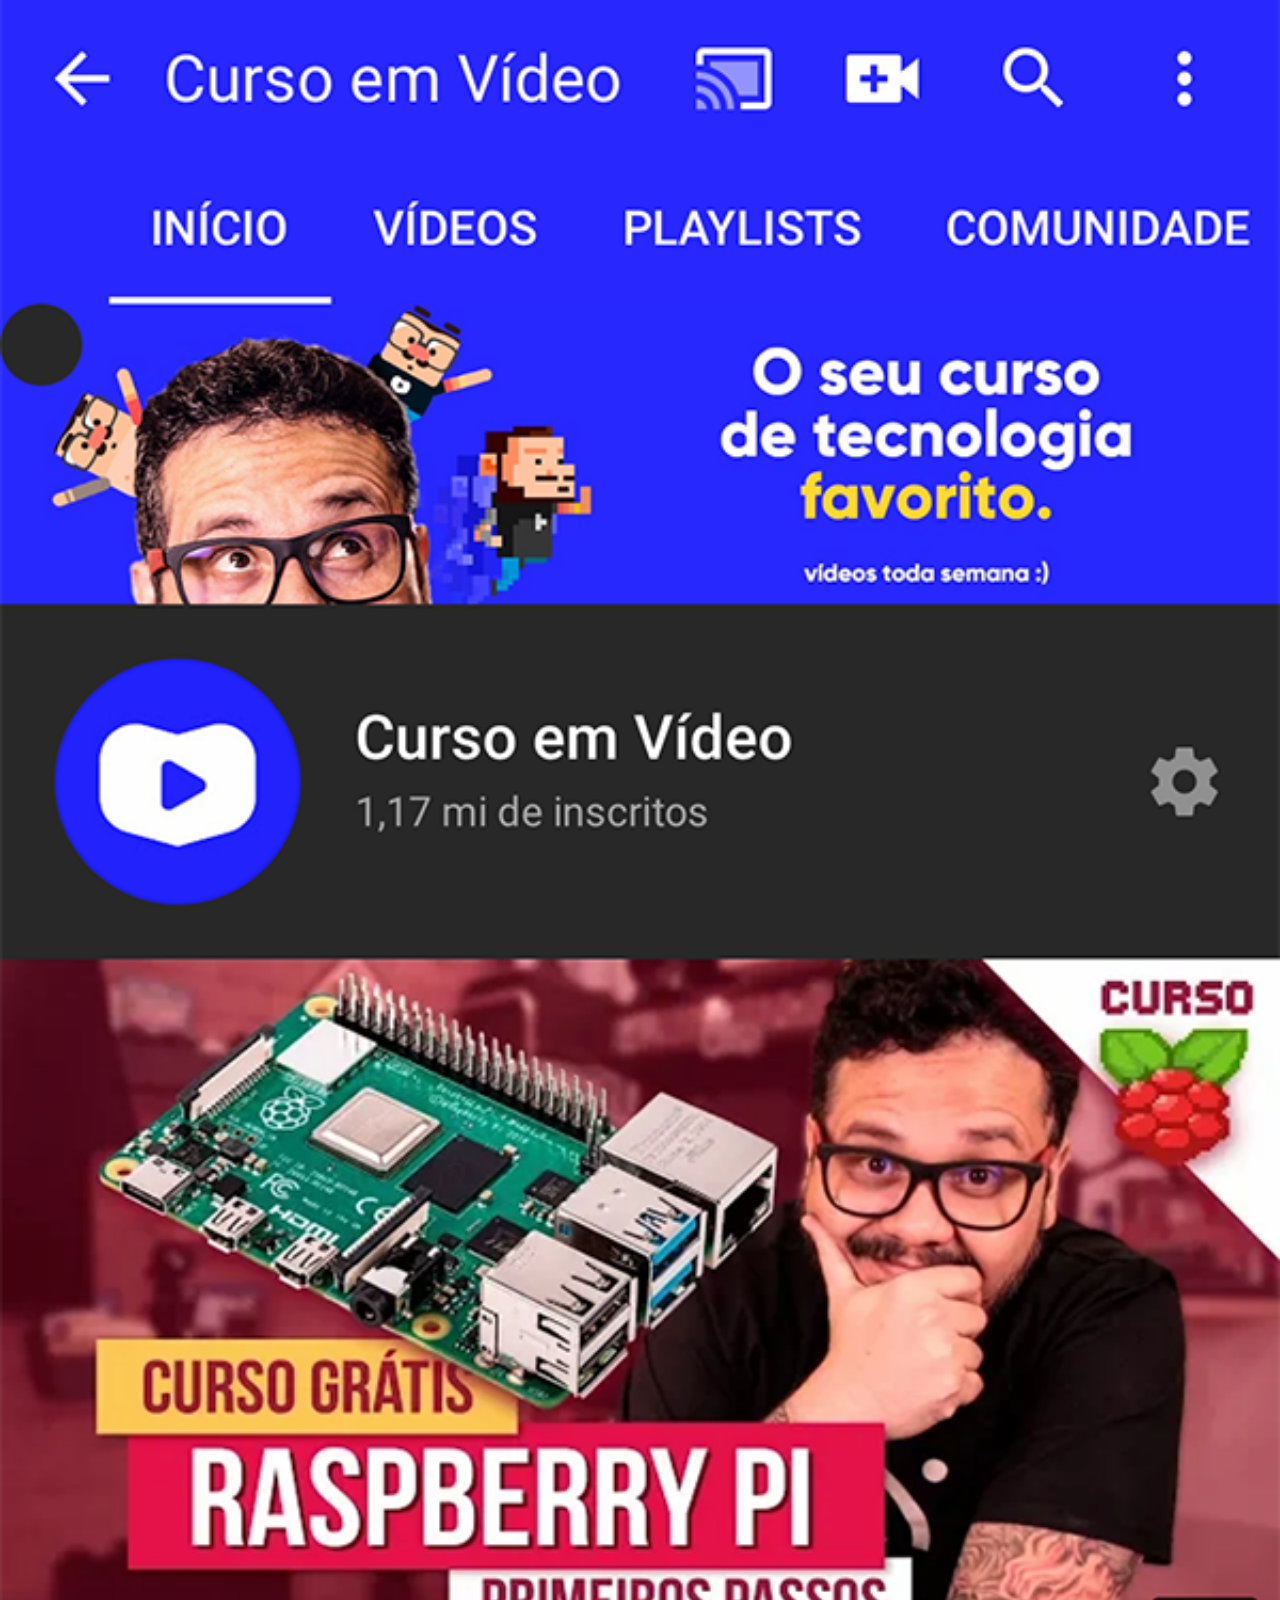
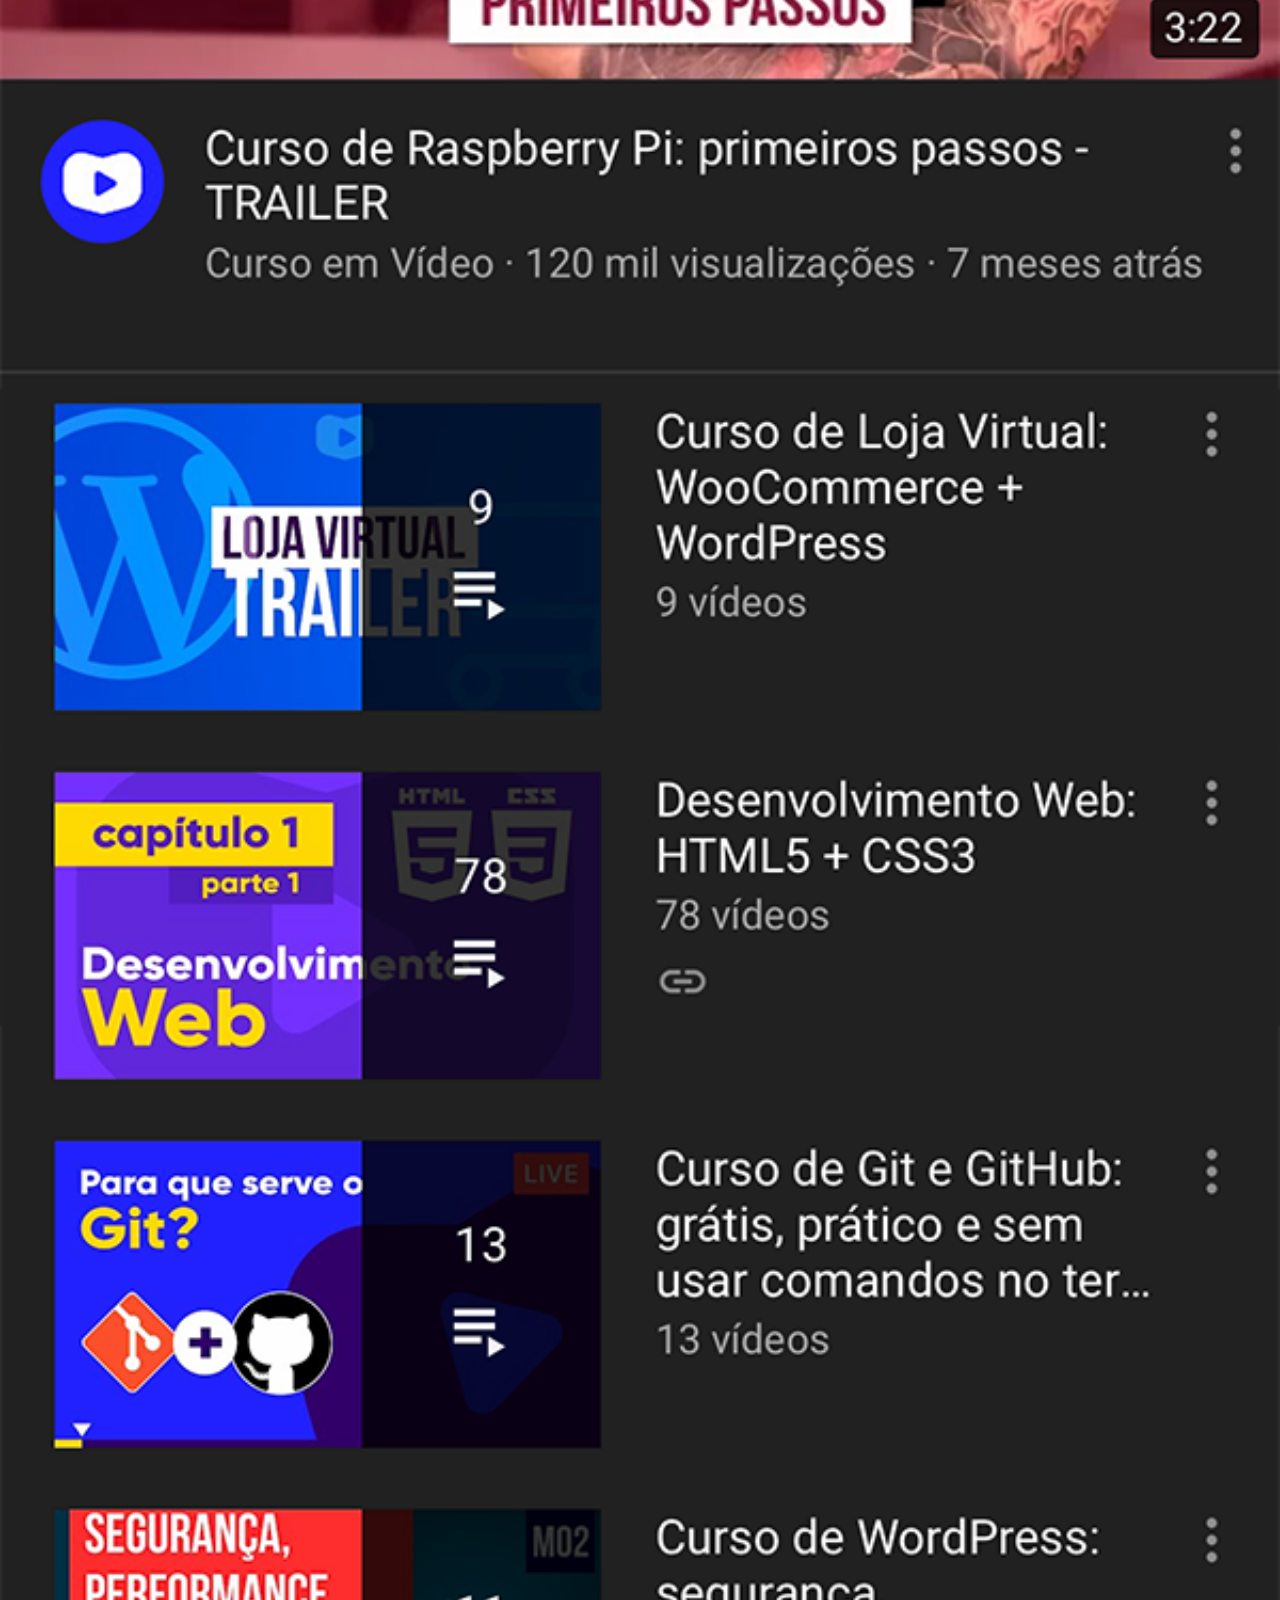
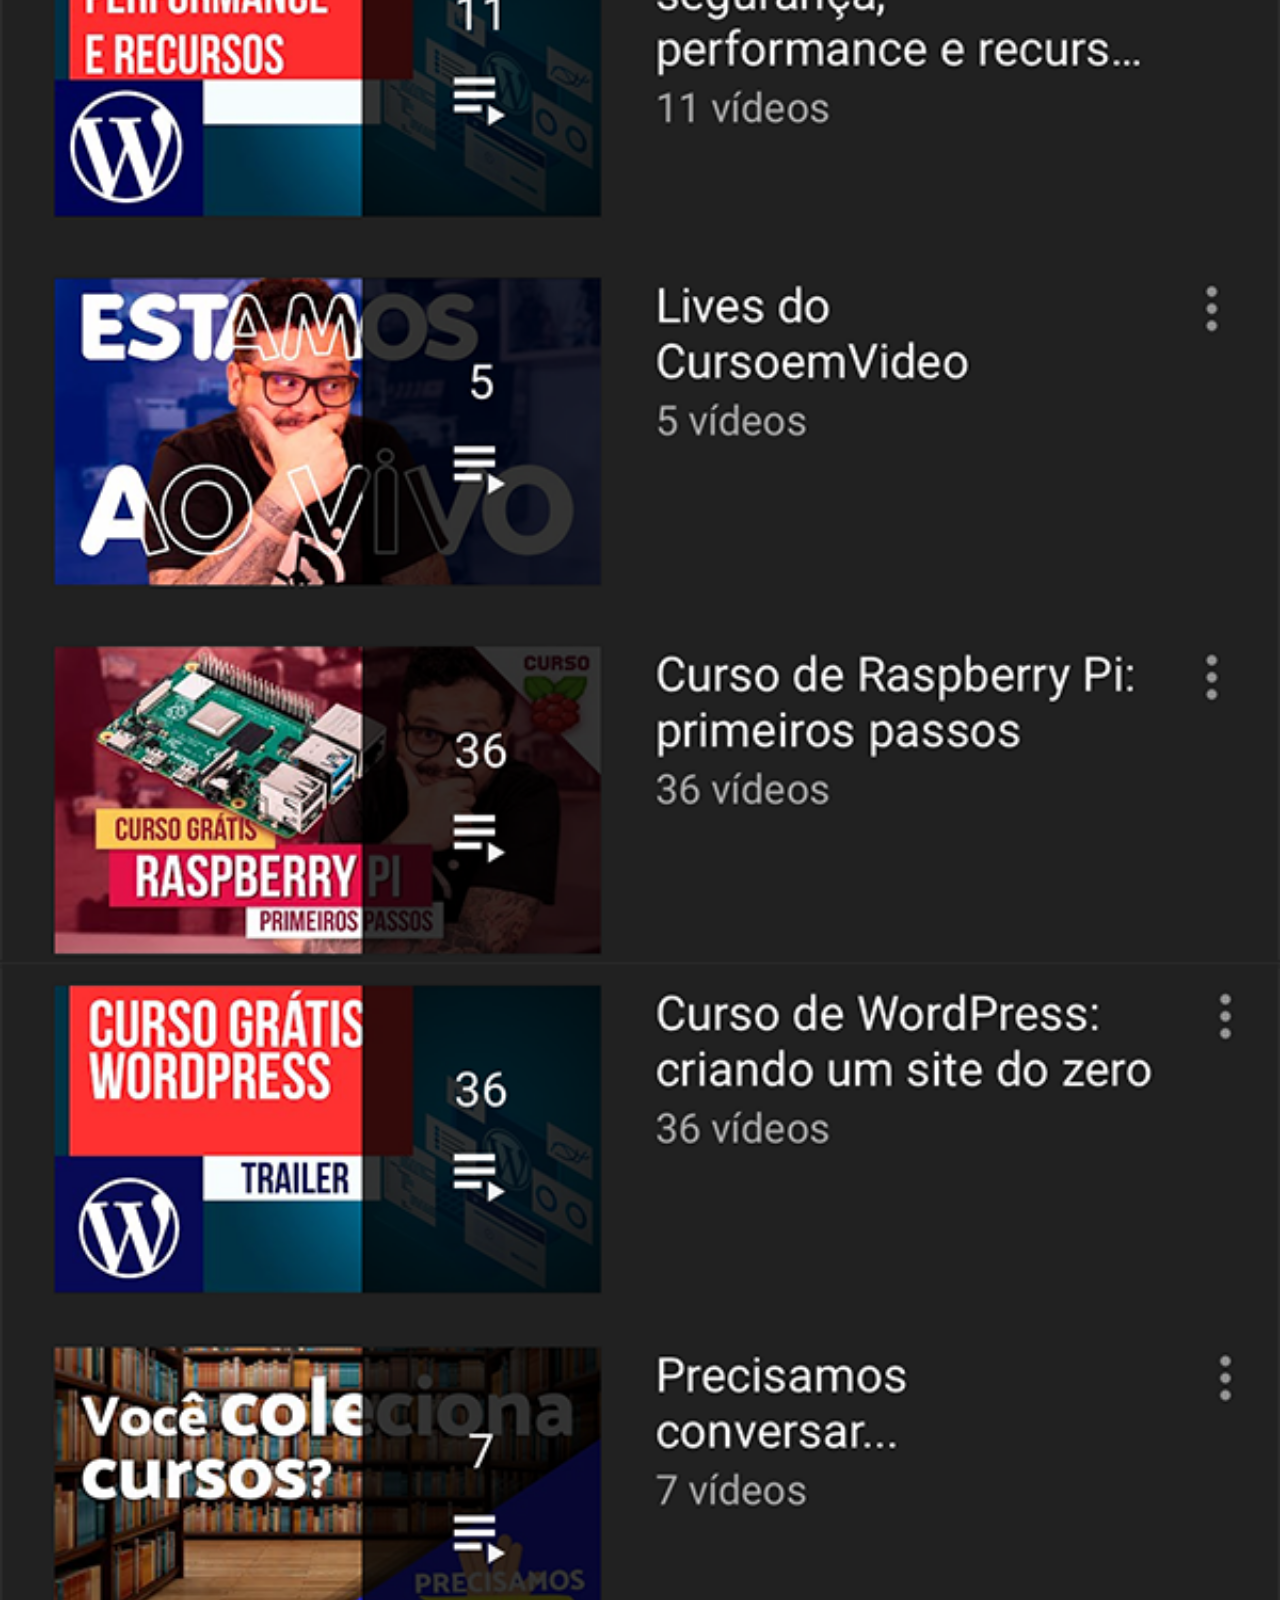
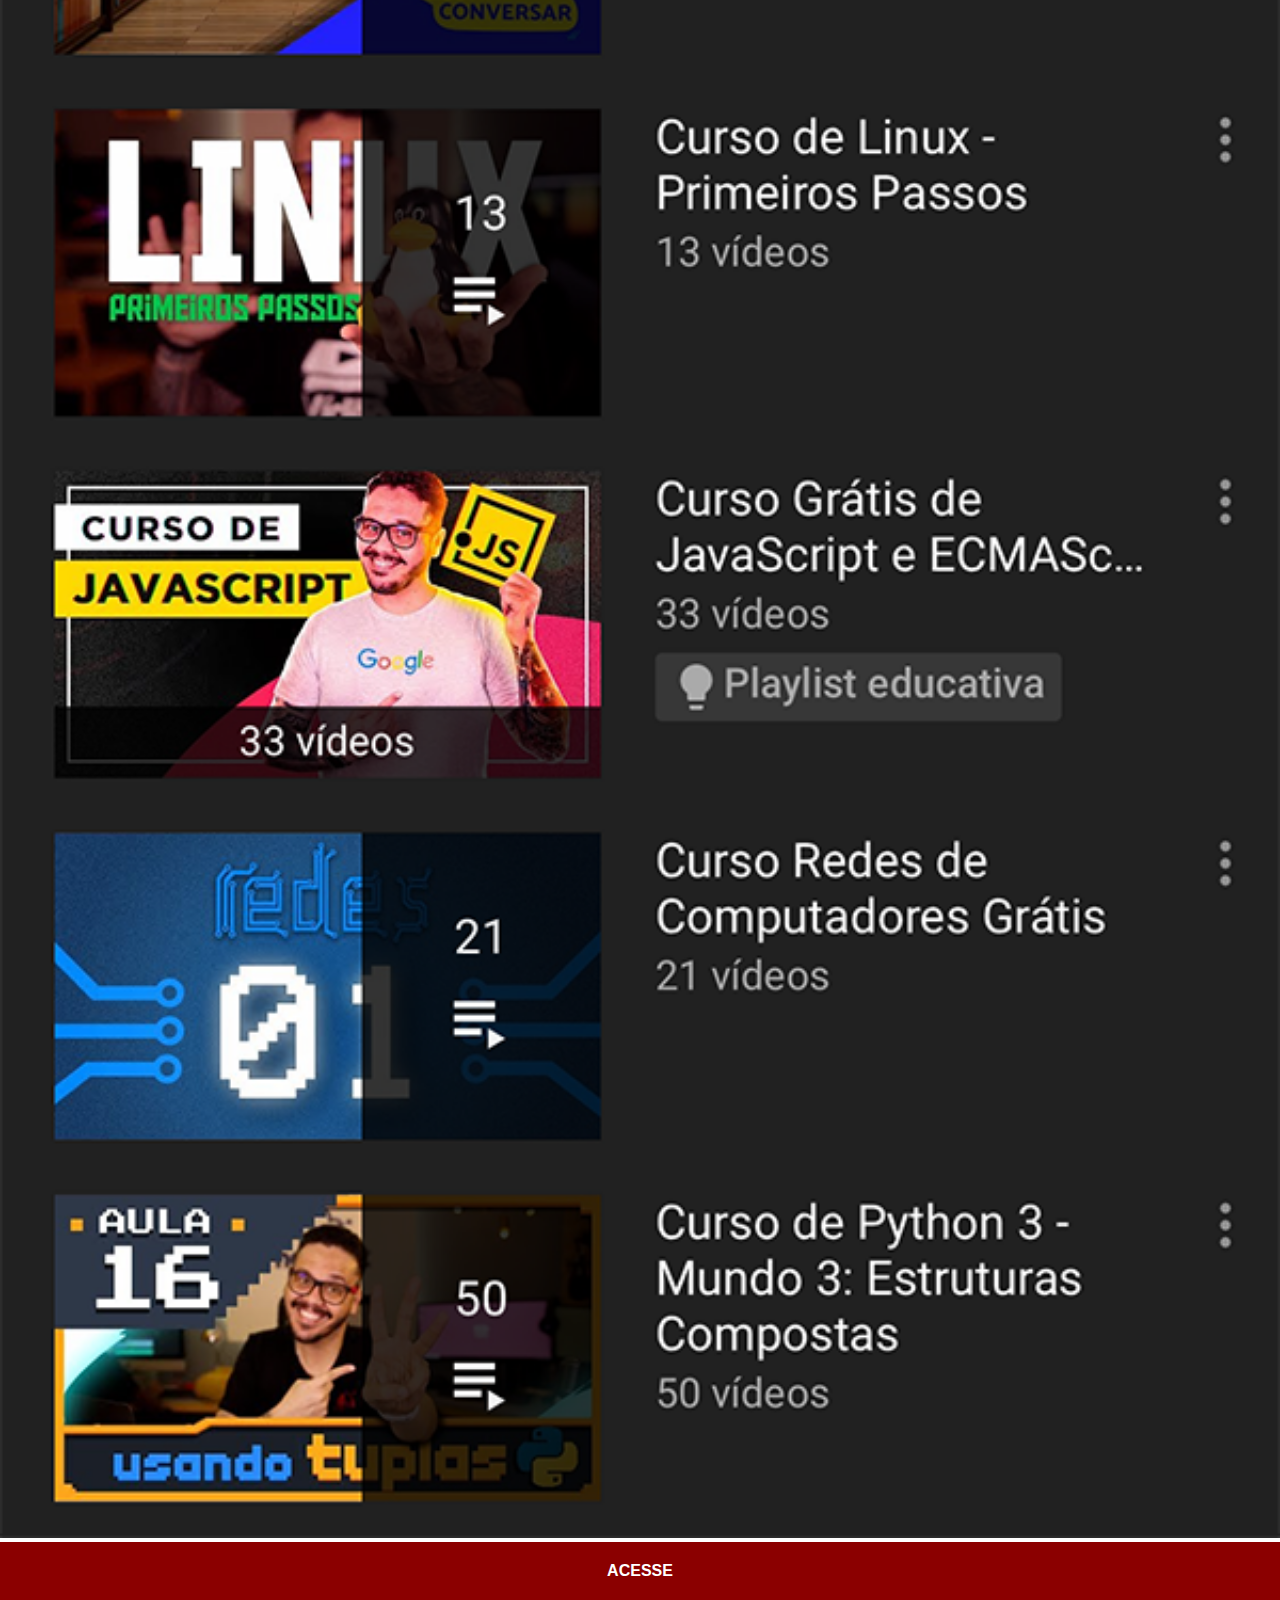
<file: youtube.html>
<!DOCTYPE html>
<html lang="pt-br">
<head>
  <meta charset="UTF-8">
  <meta name="viewport" content="width=device-width, initial-scale=1.0">
  <title>Youtube</title>
  <link rel="stylesheet" href="estilos/social.css">
</head>
<body>
  <img src="imagens/tela-youtube.png" alt="Youtube">
  <a href="https://www.youtube.com/user/cursoemvideo/playlists" target="_blank">ACESSE</a>
</body>
</html>
</file>
<file: estilos/style.css>
@charset "UTF-8";

* {
  margin: 0px;
  padding: 0px;
  font-family: Arial, Helvetica, sans-serif;
}

html,body {
  height: 100vh;
  width: 100vw;
  background-color: black;
}

body {
  background: url('../imagens/fundo-madeira.jpg') no-repeat top center;
  background-size: cover;
  background-attachment: fixed;
}

main {
  height: 100vh;
  position: relative;
  
}

section#telefone {
  position: absolute;
  top: 50%;
  left: 50%;
  transform: translate(-50%, -50%);

  height: 627px;
  width: 311px;
  background: url('../imagens/frame-iphone.png') no-repeat;

}

iframe#tela {
  position: relative;
  top: 80px;
  left: 22px;
  width: 267px;
  height: 471px;
}

section#redes-sociais {
  text-align: right;
}

section#redes-sociais img {
  width: 50px;
  margin: 10px;
  border-radius: 50%;
  box-shadow: 2px 2px 5px rgba(0, 0, 0, 0.407);
  box-sizing: border-box;
}

section#redes-sociais img:hover {
  border: 2px solid white;
  box-shadow: 5px 5px 10px rgba(0, 0, 0, 0.569);
  transform: translate(-3px, -3px);
  transition: transform 0.2s, border
  1s;
}
</file>
<file: estilos/social.css>
@charset "UTF-8";


    * {
  margin: 0px;
  padding: 0px;
  font-family: Arial, Helvetica, sans-serif;
 }

::-webkit-scrollbar {
  /* comando para tirar a barra de rolagem   */
  width: 0px;
  height: 0px;
}

 img {
  width: 100vw;
 }

 a:hover {
  background-color: red;
 }

 a {
  display: block;
  background-color: darkred;
  color: white;
  padding: 20px;
  text-align: center;
  font-weight: bold;
  text-decoration: none;
 }
</file>
